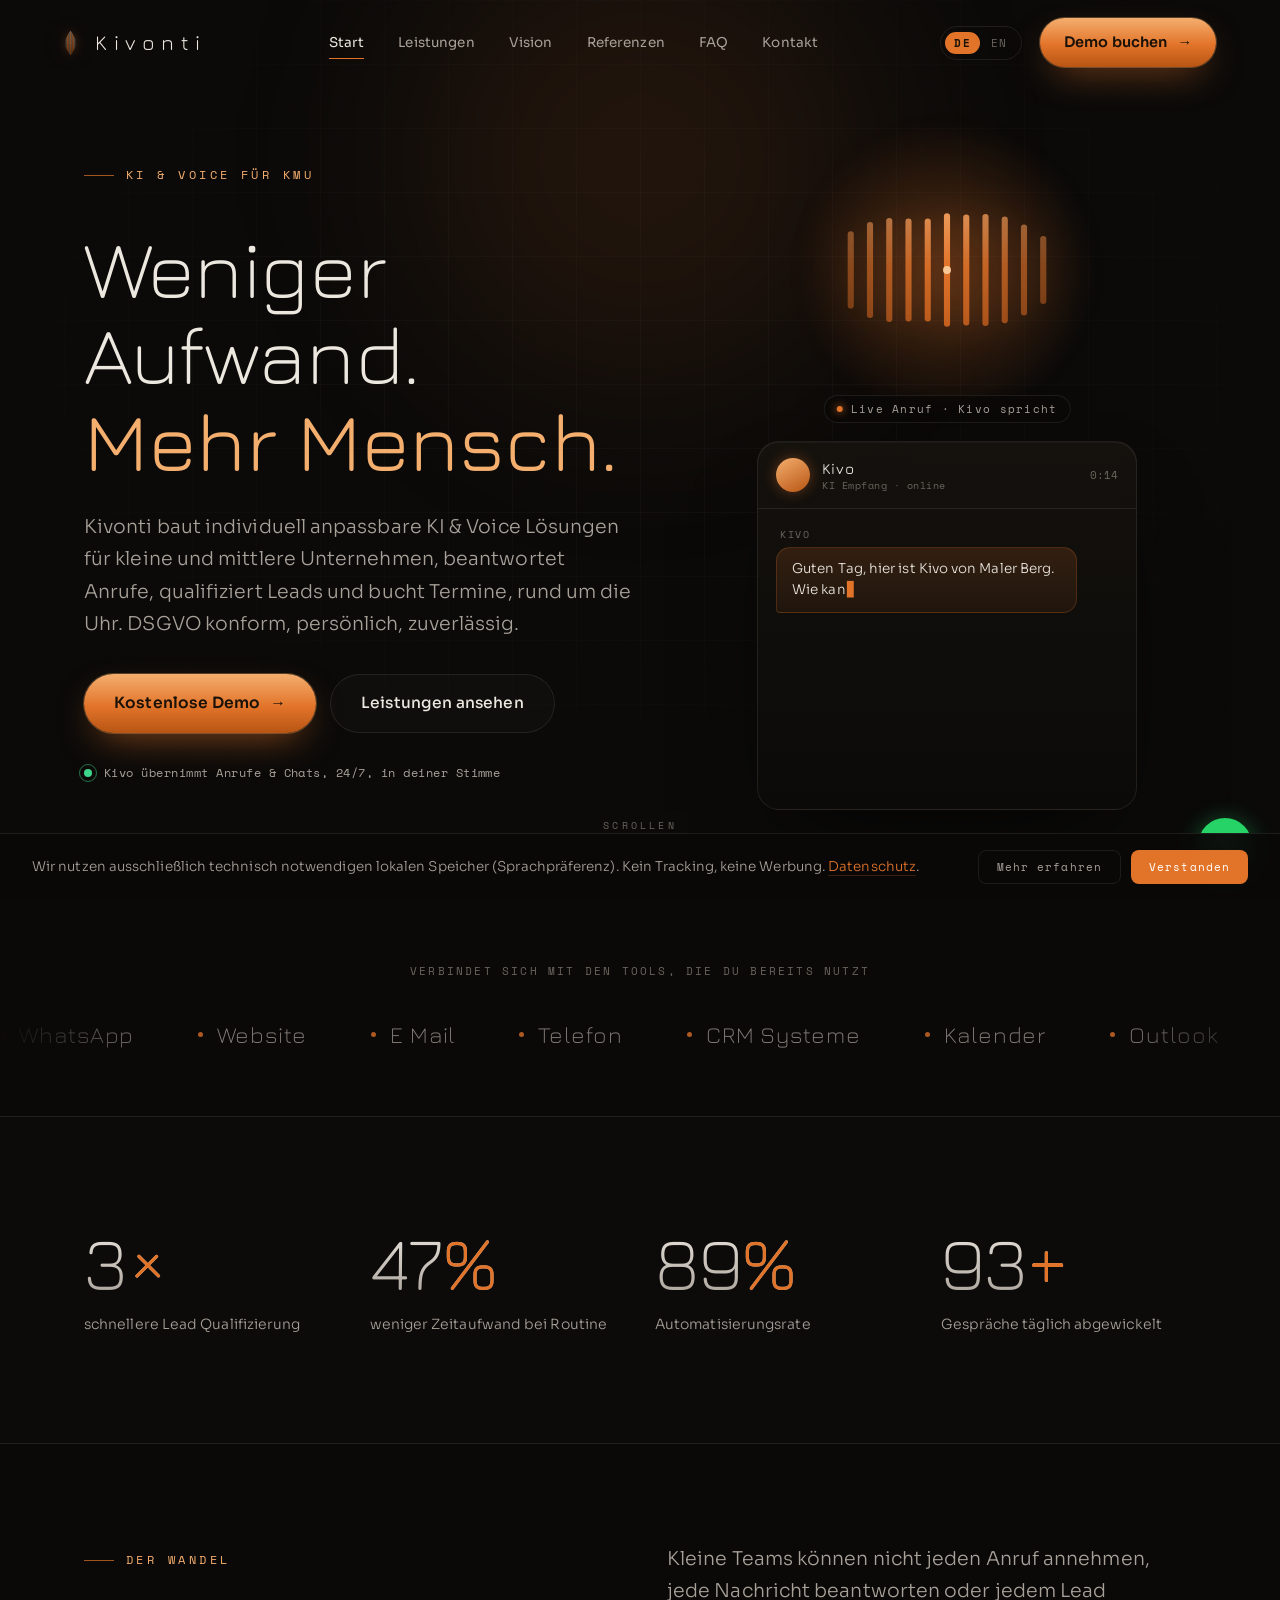
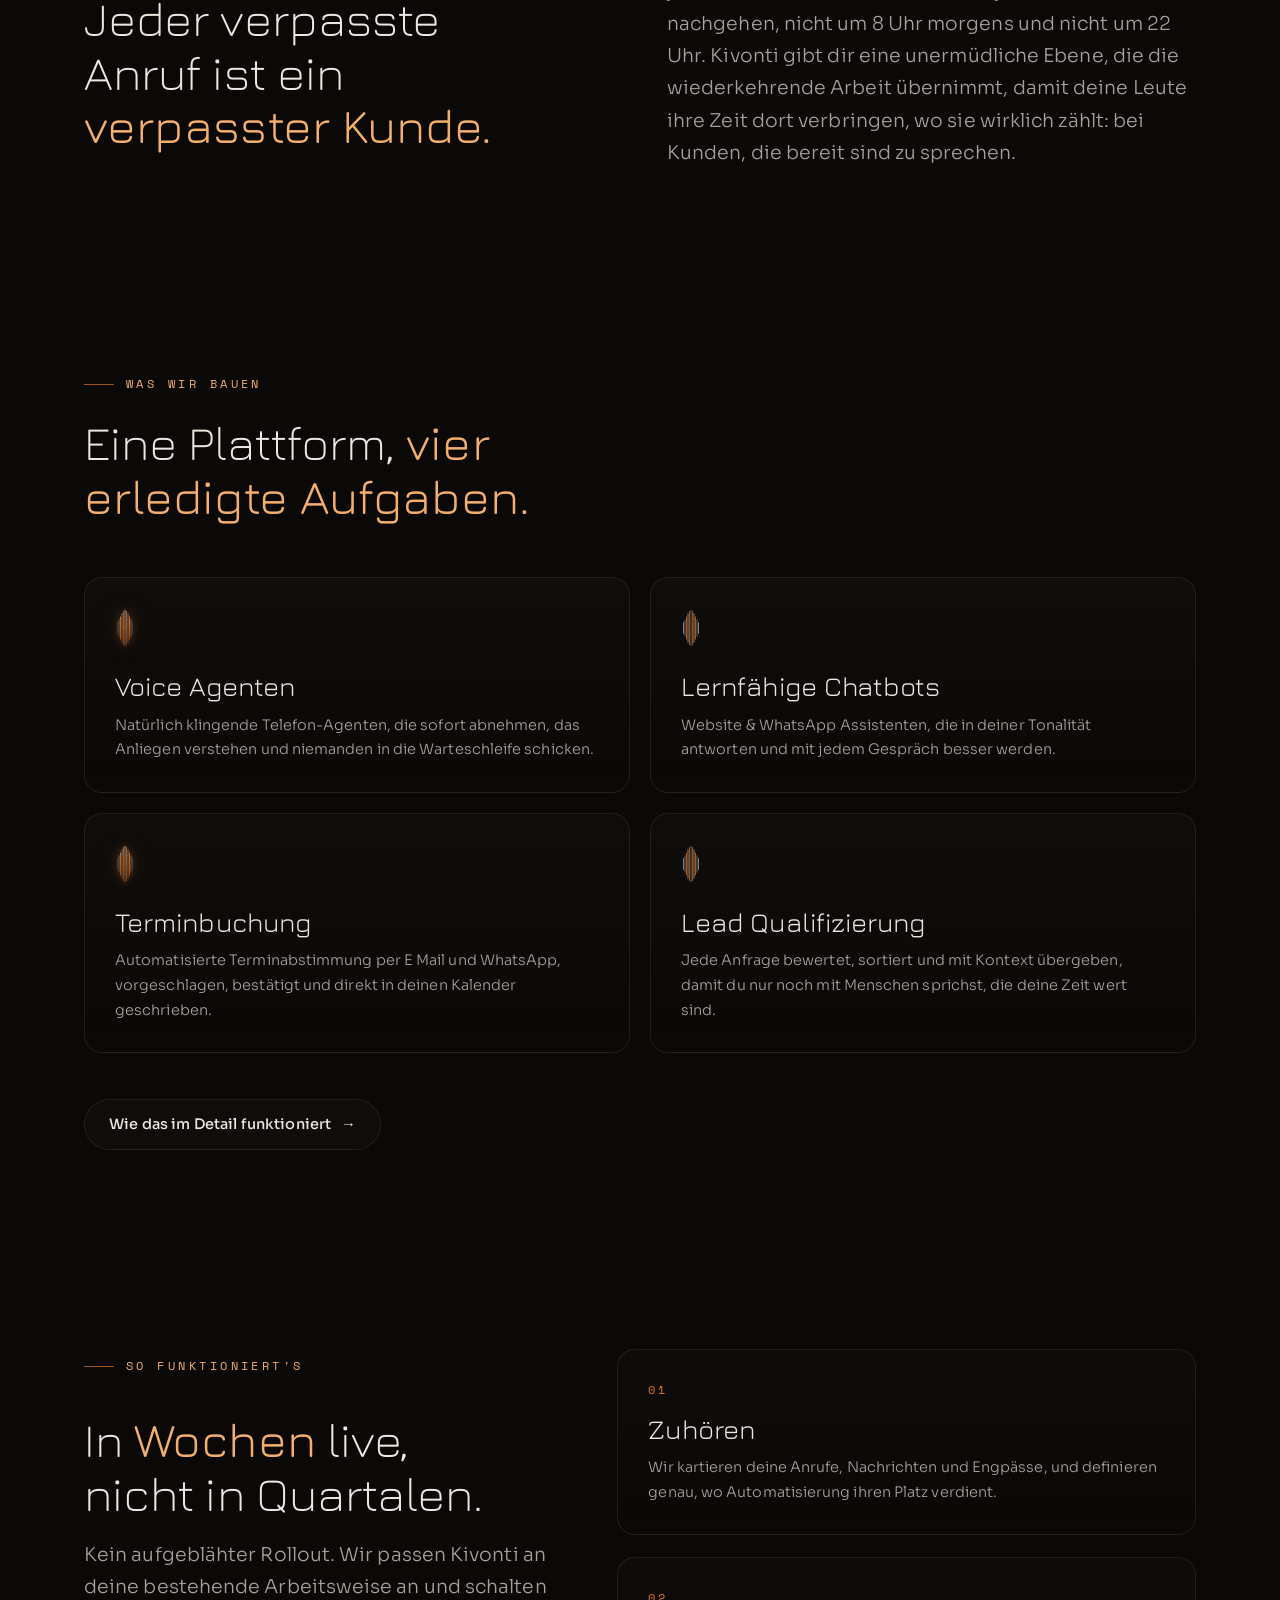
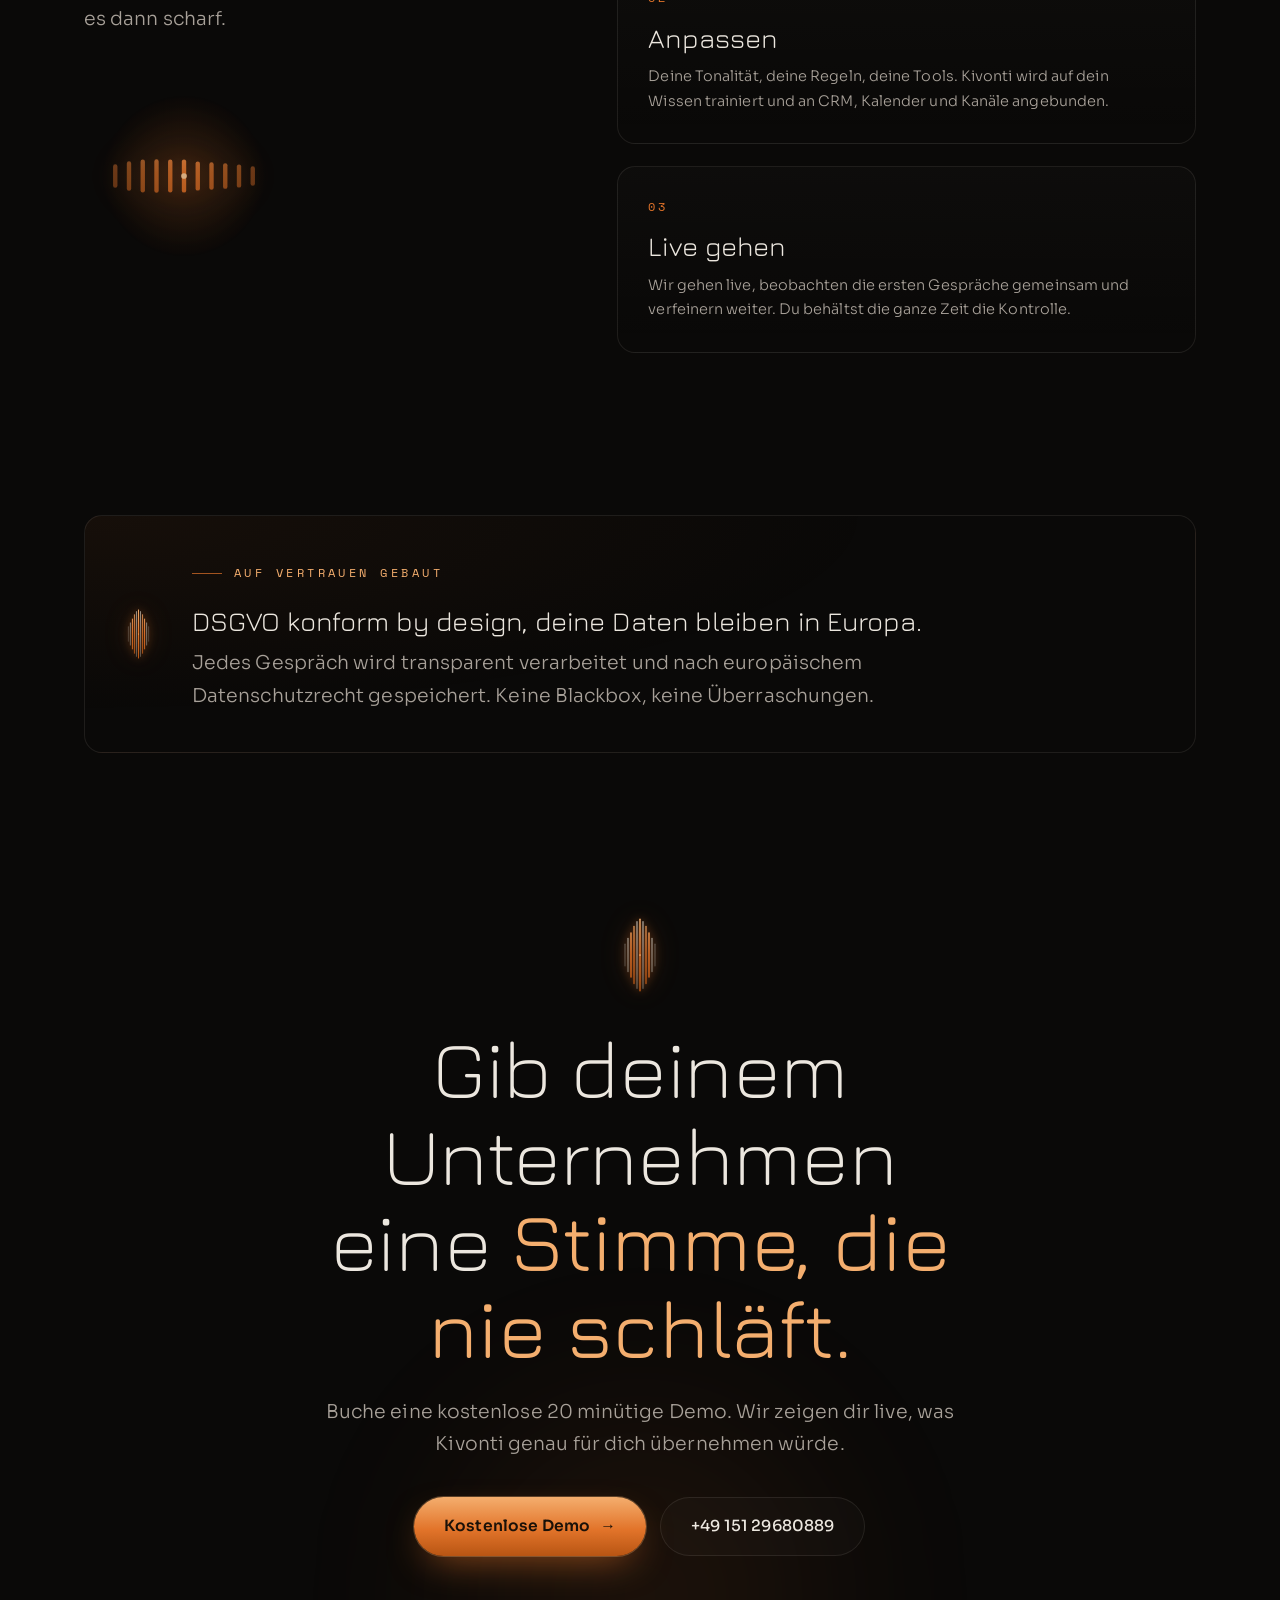
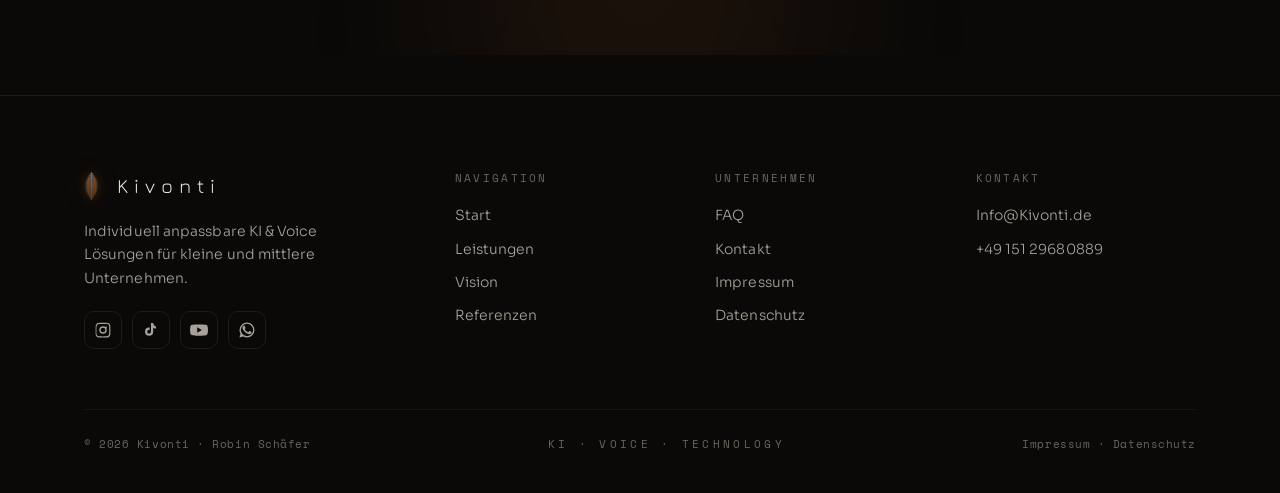
<file: index.html>
<!DOCTYPE html>
<html lang="de">
<head>
<meta charset="UTF-8">
<meta name="viewport" content="width=device-width, initial-scale=1.0">
<title>Kivonti, KI Lösungen für KMU · Weniger Aufwand. Mehr Mensch.</title>
<meta name="description" content="Kivonti baut individuell anpassbare KI und Voice Lösungen für kleine und mittlere Unternehmen, DSGVO konform, 24/7 erreichbar, persönlich. Mehr Leads, weniger Aufwand.">
<link rel="canonical" href="https://www.kivonti.de/">
<meta property="og:type" content="website">
<meta property="og:title" content="Kivonti, KI Lösungen für KMU">
<meta property="og:description" content="Individuell anpassbare KI und Voice Lösungen für KMU. DSGVO konform, 24/7 erreichbar, persönlich.">
<meta property="og:locale" content="de_DE">
<meta name="twitter:card" content="summary_large_image">
<link rel="preconnect" href="https://fonts.googleapis.com">
<link rel="preconnect" href="https://fonts.gstatic.com" crossorigin>
<link href="https://fonts.googleapis.com/css2?family=Jura:wght@300;400;500;600&family=Sora:wght@200;300;400;500;600&family=Space+Mono:wght@400;700&display=swap" rel="stylesheet">
<link rel="stylesheet" href="assets/kivonti.css">
<link rel="stylesheet" href="assets/pages.css">
<script type="application/ld+json">
{
  "@context":"https://schema.org",
  "@graph":[
    {"@type":"Organization","@id":"https://www.kivonti.de/#org","name":"Kivonti","url":"https://www.kivonti.de/","slogan":"Weniger Aufwand. Mehr Mensch.","description":"Individuell anpassbare KI und Voice Lösungen für kleine und mittlere Unternehmen.","email":"Info@Kivonti.de","telephone":"+49 151 29680889","areaServed":"DE","knowsLanguage":["de","en"]},
    {"@type":"WebSite","@id":"https://www.kivonti.de/#website","url":"https://www.kivonti.de/","name":"Kivonti","publisher":{"@id":"https://www.kivonti.de/#org"},"inLanguage":["de","en"]},
    {"@type":"Service","name":"KI & Voice Automatisierung für KMU","provider":{"@id":"https://www.kivonti.de/#org"},"serviceType":"KI Automatisierung","areaServed":"DE"}
  ]
}
</script>
</head>
<body data-page="home">
<div class="grain"></div>
<div class="spotlight"></div>

<div id="nav-mount" data-page="home"></div>

<main>
<!-- HERO -->
<header class="hero">
  <div class="aura aura-orange" style="width:680px;height:680px;top:-180px;left:50%;transform:translateX(-50%);opacity:.5"></div>
  <div class="gridlines"></div>
  <div class="wrap hero-grid">
    <div class="hero-copy">
      <div class="kicker reveal" data-en="AI &amp; Voice for SMEs">KI &amp; Voice für KMU</div>
      <h1 class="h-display reveal" data-d="1" data-en="Less effort.<br><b>More human.</b>">Weniger Aufwand.<br><b>Mehr Mensch.</b></h1>
      <p class="lead reveal" data-d="2" data-en="Kivonti builds individually tailored AI &amp; voice solutions for small and mid-sized businesses, answering calls, qualifying leads and booking appointments around the clock. GDPR compliant, personal, reliable.">Kivonti baut individuell anpassbare KI &amp; Voice Lösungen für kleine und mittlere Unternehmen, beantwortet Anrufe, qualifiziert Leads und bucht Termine, rund um die Uhr. DSGVO konform, persönlich, zuverlässig.</p>
      <div class="hero-cta reveal" data-d="3">
        <a href="kontakt.html" class="btn btn-primary btn-lg" data-magnetic="0.3" data-en='Book free demo <span class="ico">&#8594;</span>'>Kostenlose Demo <span class="ico">&#8594;</span></a>
        <a href="leistungen.html" class="btn btn-ghost btn-lg" data-en="Explore solutions">Leistungen ansehen</a>
      </div>
      <div class="hero-trust reveal" data-d="4">
        <div class="dot-live"></div>
        <span data-en="Kivo handles calls &amp; chats, 24/7, in your voice">Kivo übernimmt Anrufe &amp; Chats, 24/7, in deiner Stimme</span>
      </div>
    </div>

    <div class="hero-demo reveal" data-d="2">
      <div class="orb-wrap">
        <div class="orb" id="heroOrb" aria-hidden="true"></div>
        <div class="orb-status">
          <span class="orb-pulse"></span>
          <span data-en="Live call &middot; Kivo speaking">Live Anruf &middot; Kivo spricht</span>
        </div>
      </div>
      <div class="phone">
        <div class="phone-head">
          <span class="phone-dot"></span>
          <div class="phone-meta">
            <strong>Kivo</strong>
            <span data-en="AI receptionist &middot; online">KI Empfang &middot; online</span>
          </div>
          <span class="phone-time">0:14</span>
        </div>
        <div class="demo-log" id="demoLog"></div>
      </div>
    </div>
  </div>
  <div class="scrollcue" aria-hidden="true"><span data-en="Scroll">Scrollen</span></div>
</header>

<!-- MARQUEE -->
<section class="section tight marq-sec" aria-label="Integrationen">
  <div class="wrap">
    <p class="marq-label reveal" data-en="Connects to the tools you already use">Verbindet sich mit den Tools, die du bereits nutzt</p>
  </div>
  <div class="marquee" aria-hidden="true">
    <div class="marquee-row" id="marqRow"></div>
  </div>
</section>
<!-- STATS -->
<section class="section stats-sec">
  <div class="wrap">
    <div class="stats-grid">
      <div class="stat reveal">
        <div class="num"><span data-count="3" data-dec="0">3</span><span class="u">&times;</span></div>
        <div class="lbl" data-en="faster lead qualification">schnellere Lead Qualifizierung</div>
      </div>
      <div class="stat reveal" data-d="1">
        <div class="num"><span data-count="50" data-dec="0">50</span><span class="u">%</span></div>
        <div class="lbl" data-en="less time spent on routine">weniger Zeitaufwand bei Routine</div>
      </div>
      <div class="stat reveal" data-d="2">
        <div class="num"><span data-count="95" data-dec="0">95</span><span class="u">%</span></div>
        <div class="lbl" data-en="automation rate">Automatisierungsrate</div>
      </div>
      <div class="stat reveal" data-d="3">
        <div class="num"><span data-count="100" data-dec="0">100</span><span class="u">+</span></div>
        <div class="lbl" data-en="conversations handled daily">Gespräche täglich abgewickelt</div>
      </div>
    </div>
  </div>
</section>

<!-- PROBLEM -->
<section class="section">
  <div class="wrap two-col">
    <div class="reveal">
      <div class="kicker" data-en="The shift">Der Wandel</div>
      <h2 class="h2" data-en="Every missed call is a<br><b>missed customer.</b>">Jeder verpasste Anruf ist ein<br><b>verpasster Kunde.</b></h2>
    </div>
    <div class="reveal" data-d="1">
      <p class="lead" data-en="Small teams can't pick up every call, reply to every message or follow up on every lead, not at 8am, not at 10pm. Kivonti gives you a tireless layer that handles the repeatable work, so your people spend their time where it actually counts: with customers who are ready to talk.">Kleine Teams können nicht jeden Anruf annehmen, jede Nachricht beantworten oder jedem Lead nachgehen, nicht um 8 Uhr morgens und nicht um 22 Uhr. Kivonti gibt dir eine unermüdliche Ebene, die die wiederkehrende Arbeit übernimmt, damit deine Leute ihre Zeit dort verbringen, wo sie wirklich zählt: bei Kunden, die bereit sind zu sprechen.</p>
    </div>
  </div>
</section>
<!-- SOLUTIONS -->
<section class="section" id="loesungen">
  <div class="wrap">
    <div class="sec-head reveal">
      <div class="kicker" data-en="What we build">Was wir bauen</div>
      <h2 class="h2" data-en="One platform, <b>four jobs done.</b>">Eine Plattform, <b>vier erledigte Aufgaben.</b></h2>
    </div>
    <div class="cards-grid">
      <article class="card reveal">
        <div class="card-spot"></div>
        <div class="ic"><span data-mark="40" data-glow="1"></span></div>
        <h3 class="h3" data-en="Voice agents">Voice Agenten</h3>
        <p data-en="Natural-sounding phone agents that answer instantly, understand intent and never put a caller on hold.">Natürlich klingende Telefon-Agenten, die sofort abnehmen, das Anliegen verstehen und niemanden in die Warteschleife schicken.</p>
      </article>
      <article class="card reveal" data-d="1">
        <div class="card-spot"></div>
        <div class="ic"><span data-mark="40" data-variant="brandlight"></span></div>
        <h3 class="h3" data-en="Learning chatbots">Lernfähige Chatbots</h3>
        <p data-en="Website &amp; WhatsApp assistants that answer in your tone of voice and get sharper with every conversation.">Website &amp; WhatsApp Assistenten, die in deiner Tonalität antworten und mit jedem Gespräch besser werden.</p>
      </article>
      <article class="card reveal" data-d="2">
        <div class="card-spot"></div>
        <div class="ic"><span data-mark="40" data-glow="1"></span></div>
        <h3 class="h3" data-en="Appointment booking">Terminbuchung</h3>
        <p data-en="Automated scheduling via email and WhatsApp, proposed, confirmed and written straight into your calendar.">Automatisierte Terminabstimmung per E Mail und WhatsApp, vorgeschlagen, bestätigt und direkt in deinen Kalender geschrieben.</p>
      </article>
      <article class="card reveal" data-d="3">
        <div class="card-spot"></div>
        <div class="ic"><span data-mark="40" data-variant="brandlight"></span></div>
        <h3 class="h3" data-en="Lead qualification">Lead Qualifizierung</h3>
        <p data-en="Every enquiry scored, sorted and handed over with context, so you only ever talk to people worth your time.">Jede Anfrage bewertet, sortiert und mit Kontext übergeben, damit du nur noch mit Menschen sprichst, die deine Zeit wert sind.</p>
      </article>
    </div>
    <div class="sec-foot reveal">
      <a href="leistungen.html" class="btn btn-ghost" data-en='See how each one works <span class="ico">&#8594;</span>'>Wie das im Detail funktioniert <span class="ico">&#8594;</span></a>
    </div>
  </div>
</section>
<!-- HOW IT WORKS -->
<section class="section how-sec">
  <div class="wrap how-grid">
    <div class="how-sticky">
      <div class="kicker" data-en="How it works">So funktioniert's</div>
      <h2 class="h2" data-en="Live in <b>weeks,</b><br>not quarters.">In <b>Wochen</b> live,<br>nicht in Quartalen.</h2>
      <p class="lead" data-en="No bloated rollout. We tailor Kivonti to how you already work, then switch it on.">Kein aufgeblähter Rollout. Wir passen Kivonti an deine bestehende Arbeitsweise an und schalten es dann scharf.</p>
      <div class="how-orb" id="howOrb" aria-hidden="true"></div>
    </div>
    <div class="how-steps">
      <div class="how-step reveal">
        <div class="how-n">01</div>
        <h3 class="h3" data-en="Listen">Zuhören</h3>
        <p data-en="We map your calls, messages and bottlenecks, and define exactly where automation earns its place.">Wir kartieren deine Anrufe, Nachrichten und Engpässe, und definieren genau, wo Automatisierung ihren Platz verdient.</p>
      </div>
      <div class="how-step reveal">
        <div class="how-n">02</div>
        <h3 class="h3" data-en="Tailor">Anpassen</h3>
        <p data-en="Your tone, your rules, your tools. Kivonti is trained on your knowledge and connected to your CRM, calendar and channels.">Deine Tonalität, deine Regeln, deine Tools. Kivonti wird auf dein Wissen trainiert und an CRM, Kalender und Kanäle angebunden.</p>
      </div>
      <div class="how-step reveal">
        <div class="how-n">03</div>
        <h3 class="h3" data-en="Go live">Live gehen</h3>
        <p data-en="We launch, watch the first conversations together and keep refining. You stay in control the whole way.">Wir gehen live, beobachten die ersten Gespräche gemeinsam und verfeinern weiter. Du behältst die ganze Zeit die Kontrolle.</p>
      </div>
    </div>
  </div>
</section>

<!-- DSGVO -->
<section class="section tight">
  <div class="wrap">
    <div class="dsgvo reveal">
      <div class="dsgvo-mark"><span data-mark="54" data-glow="1"></span></div>
      <div>
        <div class="kicker" data-en="Built for trust">Auf Vertrauen gebaut</div>
        <h3 class="h3" data-en="GDPR compliant by design, your data stays in Europe.">DSGVO konform by design, deine Daten bleiben in Europa.</h3>
        <p class="lead" style="margin-top:10px" data-en="Every conversation is processed transparently and stored according to European data protection law. No black box, no surprises.">Jedes Gespräch wird transparent verarbeitet und nach europäischem Datenschutzrecht gespeichert. Keine Blackbox, keine Überraschungen.</p>
      </div>
    </div>
  </div>
</section>

<!-- CTA -->
<section class="section cta-sec">
  <div class="aura aura-orange" style="width:560px;height:560px;bottom:-220px;left:50%;transform:translateX(-50%);opacity:.4"></div>
  <div class="wrap cta-inner reveal">
    <div class="cta-mark"><span data-mark="80" data-glow="1" data-animate="1"></span></div>
    <h2 class="h-display" data-en="Let's give your business<br>a <b>voice that never sleeps.</b>">Gib deinem Unternehmen<br>eine <b>Stimme, die nie schläft.</b></h2>
    <p class="lead" style="margin:0 auto" data-en="Book a free 20-minute demo. We'll show you exactly what Kivonti would handle for you, live.">Buche eine kostenlose 20 minütige Demo. Wir zeigen dir live, was Kivonti genau für dich übernehmen würde.</p>
    <div class="hero-cta" style="justify-content:center">
      <a href="kontakt.html" class="btn btn-primary btn-lg" data-magnetic="0.3" data-en='Book free demo <span class="ico">&#8594;</span>'>Kostenlose Demo <span class="ico">&#8594;</span></a>
      <a href="tel:+4915129680889" class="btn btn-ghost btn-lg">+49 151 29680889</a>
    </div>
  </div>
</section>
</main>

<div id="foot-mount"></div>

<script src="assets/partials.js"></script>
<script src="assets/marks.js"></script>
<script src="assets/site.js"></script>
<script src="assets/home.js"></script>
</body>
</html>
</file>
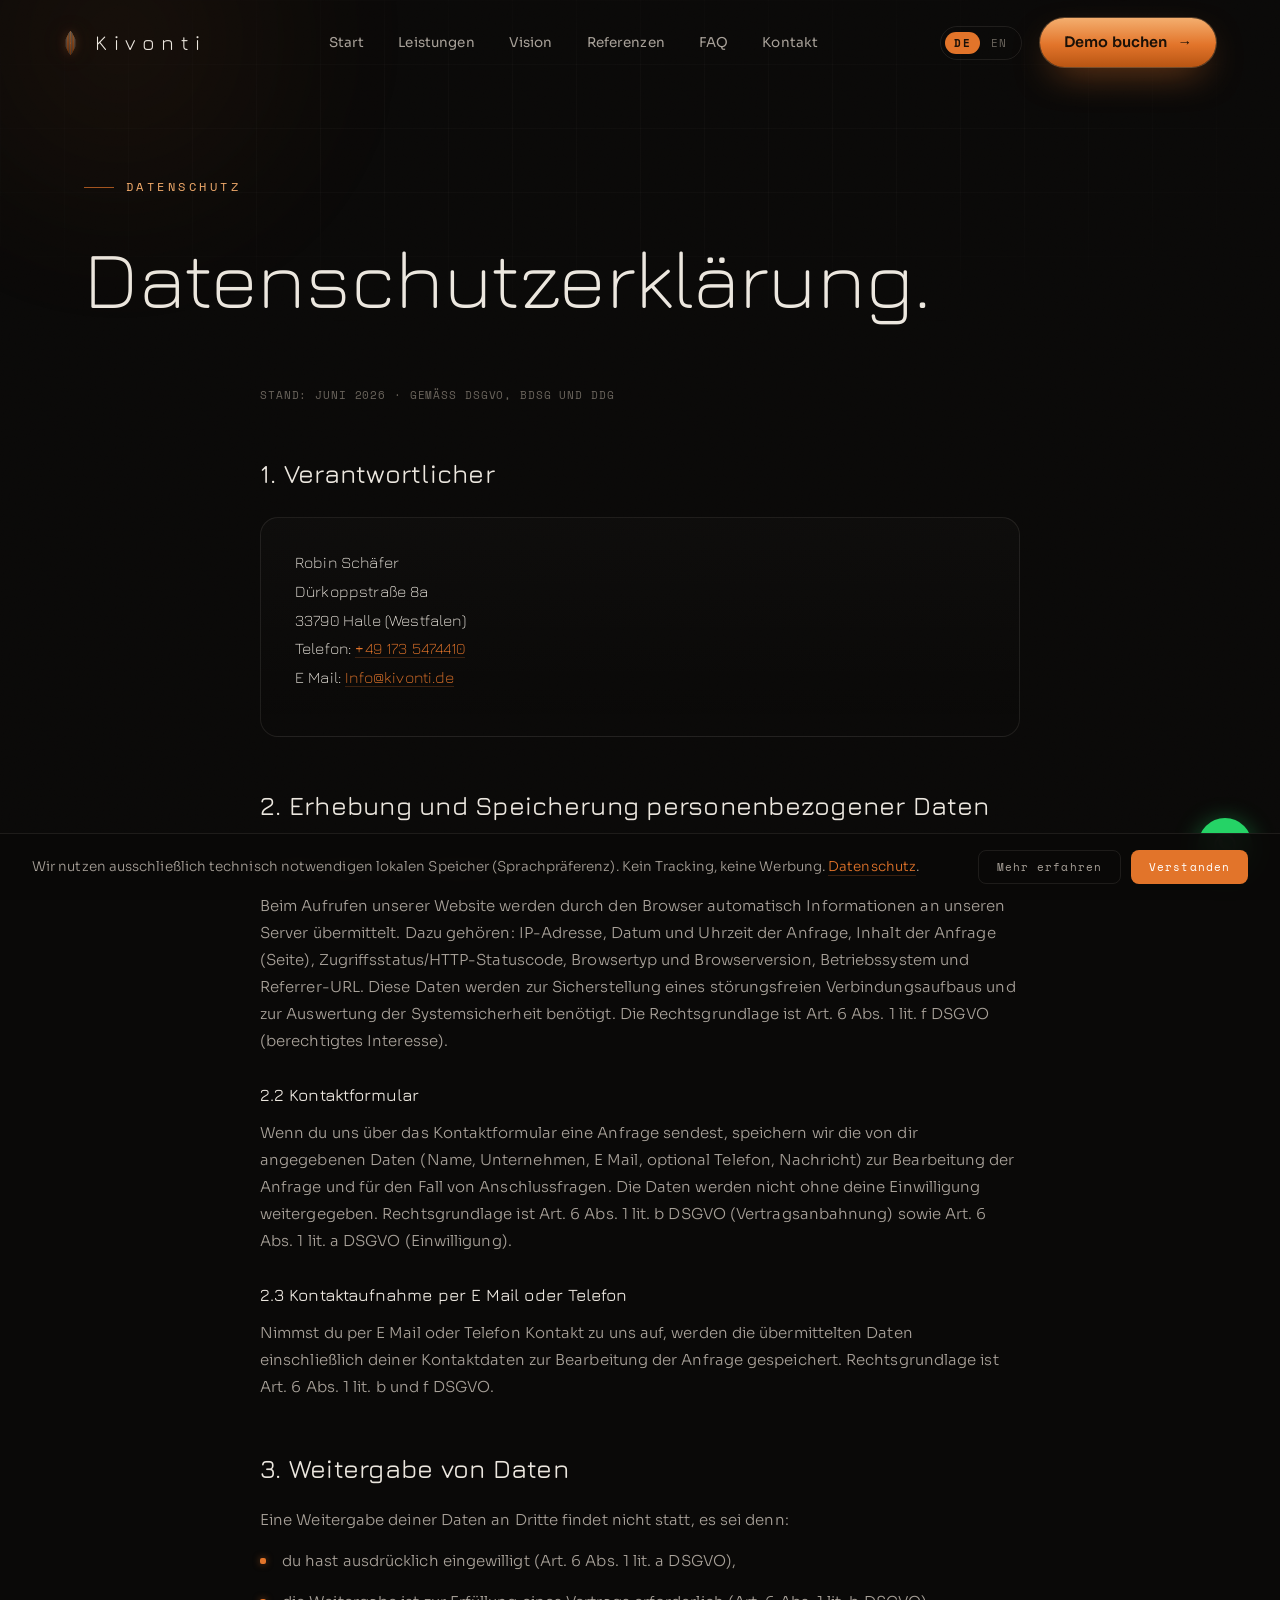
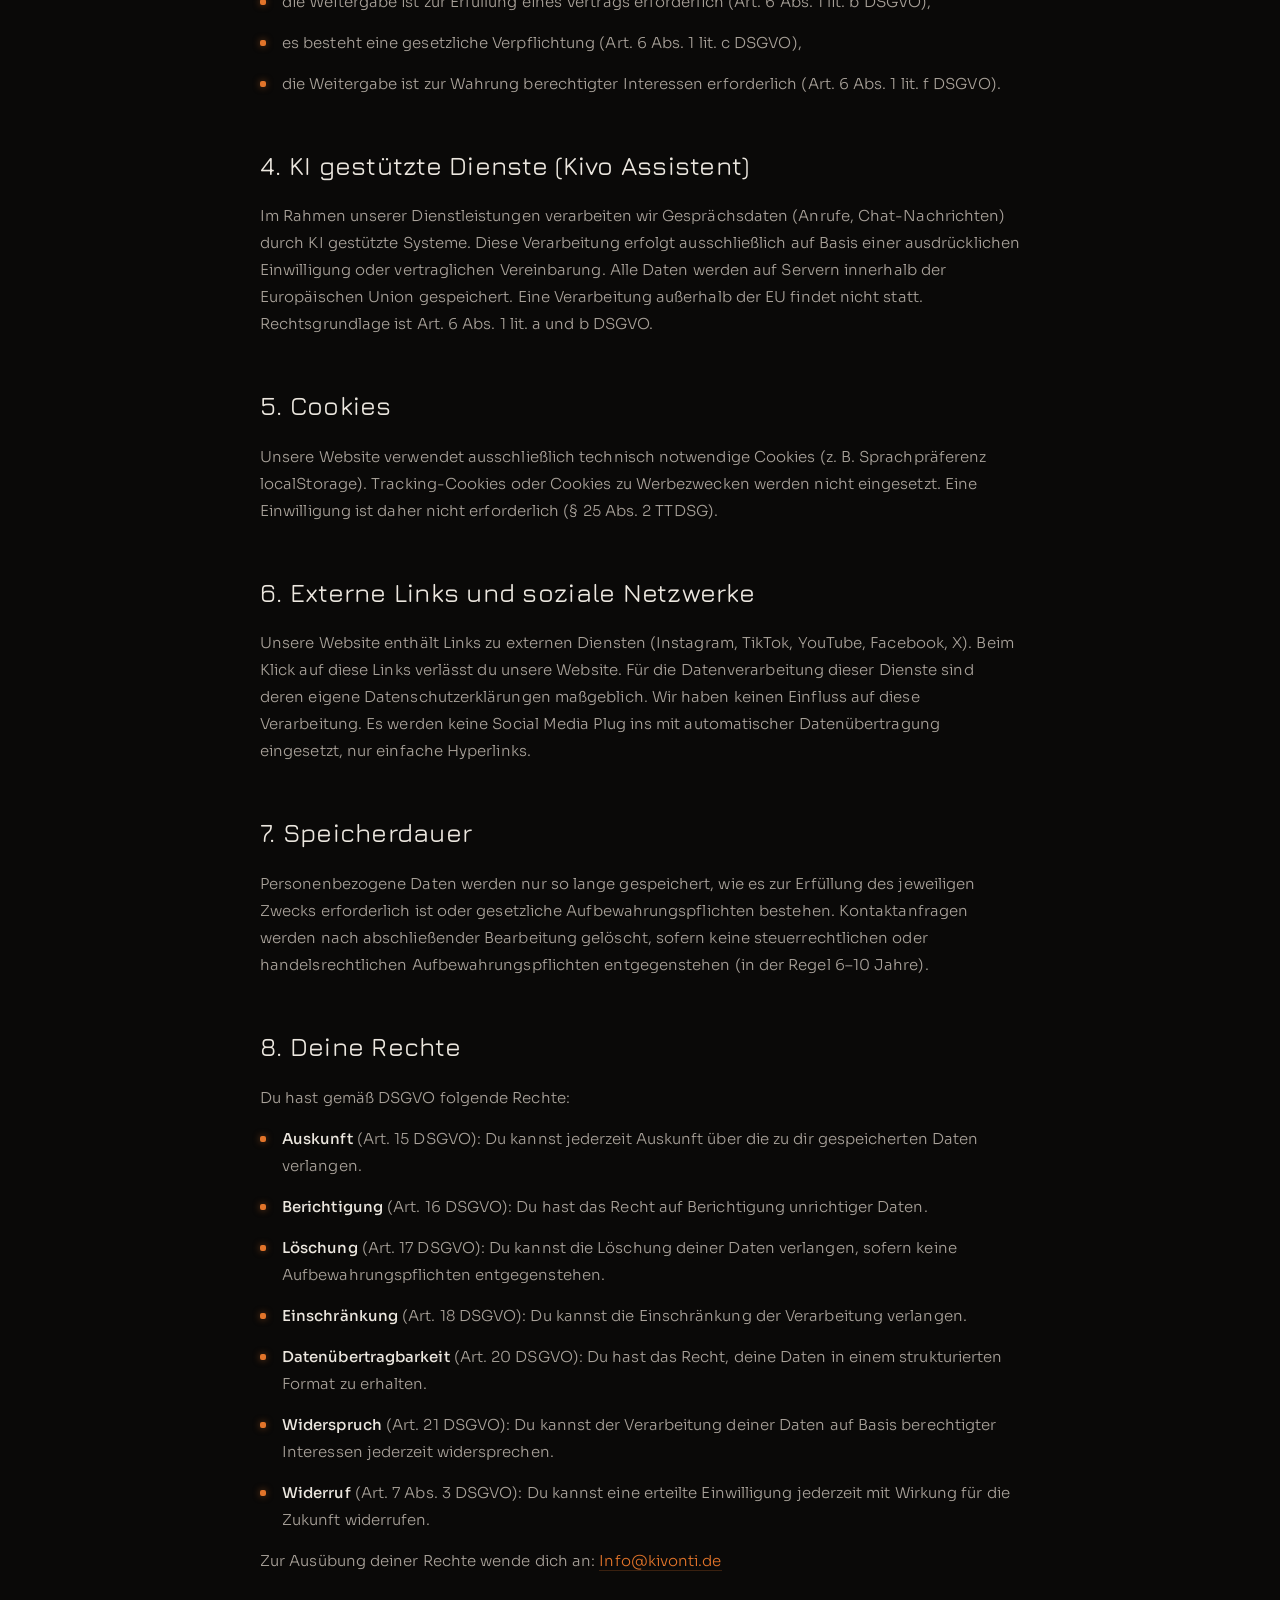
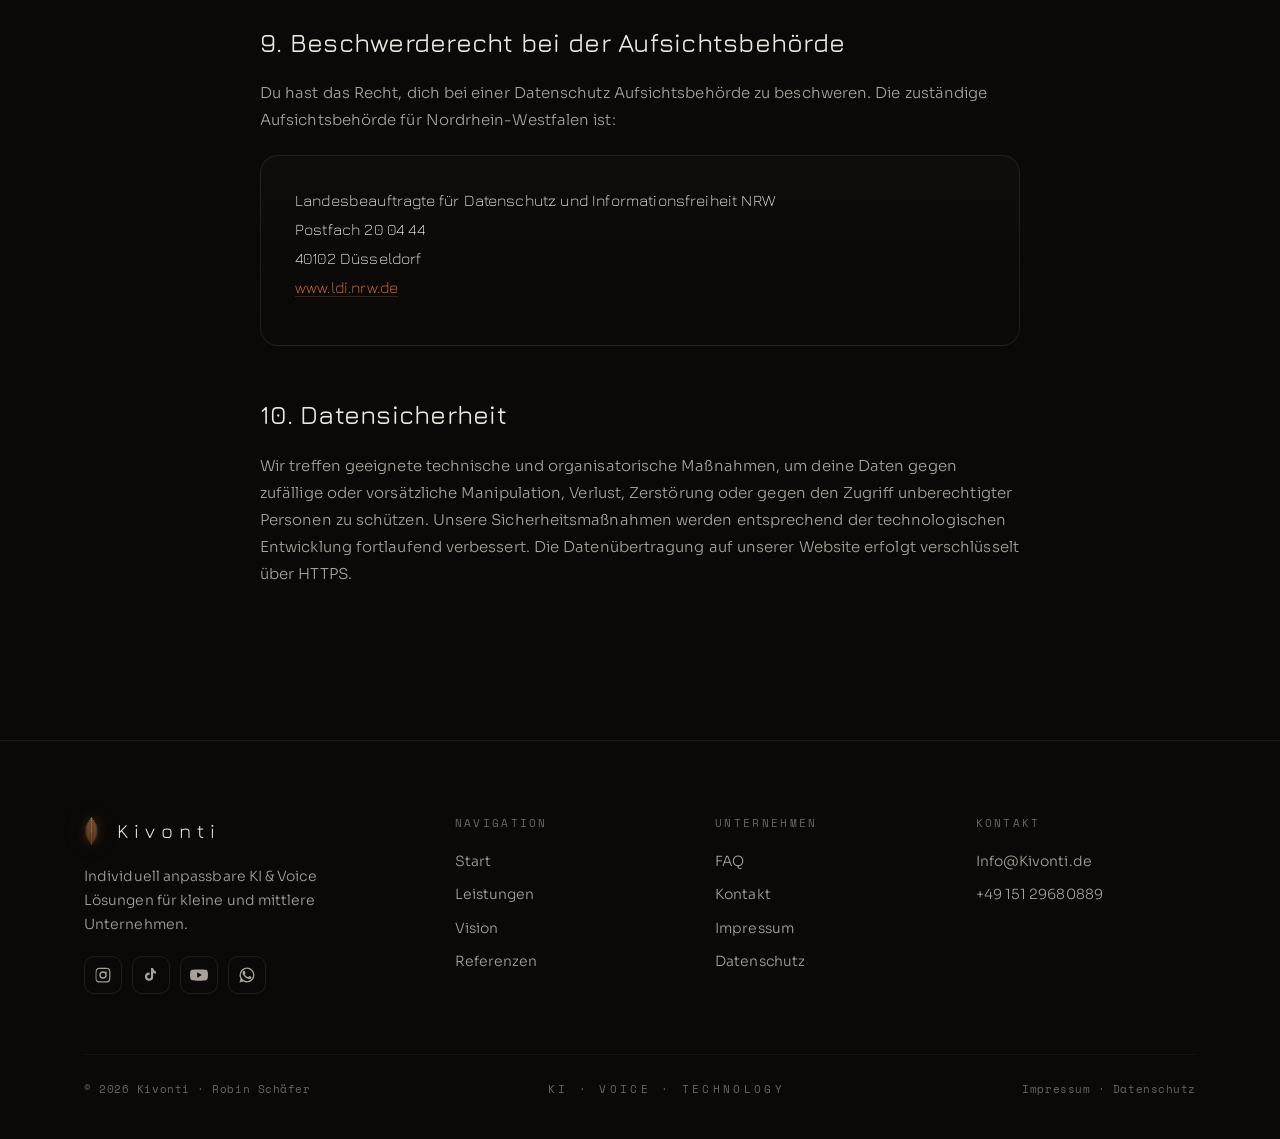
<file: datenschutz.html>
<!DOCTYPE html>
<html lang="de">
<head>
<meta charset="UTF-8">
<meta name="viewport" content="width=device-width, initial-scale=1.0">
<title>Datenschutz, Kivonti</title>
<meta name="description" content="Datenschutzerklärung von Kivonti, DSGVO konform. Informationen zur Verarbeitung personenbezogener Daten.">
<meta name="robots" content="index,follow">
<link rel="canonical" href="https://www.kivonti.de/datenschutz.html">
<link rel="preconnect" href="https://fonts.googleapis.com">
<link rel="preconnect" href="https://fonts.gstatic.com" crossorigin>
<link href="https://fonts.googleapis.com/css2?family=Jura:wght@300;400;500;600&family=Sora:wght@200;300;400;500;600&family=Space+Mono:wght@400;700&display=swap" rel="stylesheet">
<link rel="stylesheet" href="assets/kivonti.css">
<link rel="stylesheet" href="assets/pages.css">
</head>
<body data-page="datenschutz">
<div class="grain"></div>
<div class="spotlight"></div>
<div id="nav-mount"></div>

<main>
<header class="page-hero" style="padding-bottom:20px">
  <div class="aura aura-orange" style="width:480px;height:480px;top:-200px;left:-120px;opacity:.3"></div>
  <div class="gridlines"></div>
  <div class="wrap">
    <div class="kicker reveal">Datenschutz</div>
    <h1 class="h-display reveal" data-d="1">Datenschutzerklärung.</h1>
  </div>
</header>

<section class="section" style="padding-top:20px">
  <div class="wrap">
    <div class="legal reveal">
      <p class="meta">Stand: Juni 2026 · Gemäß DSGVO, BDSG und DDG</p>

      <h2>1. Verantwortlicher</h2>
      <div class="legal-card">
        <p class="addr">
          Robin Schäfer<br>
          Dürkoppstraße 8a<br>
          33790 Halle (Westfalen)<br>
          Telefon: <a href="tel:+4917354744 10">+49 173 5474410</a><br>
          E Mail: <a href="mailto:Info@kivonti.de">Info@kivonti.de</a>
        </p>
      </div>

      <h2>2. Erhebung und Speicherung personenbezogener Daten</h2>
      <h3>2.1 Beim Besuch der Website</h3>
      <p>Beim Aufrufen unserer Website werden durch den Browser automatisch Informationen an unseren Server übermittelt. Dazu gehören: IP-Adresse, Datum und Uhrzeit der Anfrage, Inhalt der Anfrage (Seite), Zugriffsstatus/HTTP-Statuscode, Browsertyp und Browserversion, Betriebssystem und Referrer-URL. Diese Daten werden zur Sicherstellung eines störungsfreien Verbindungsaufbaus und zur Auswertung der Systemsicherheit benötigt. Die Rechtsgrundlage ist Art. 6 Abs. 1 lit. f DSGVO (berechtigtes Interesse).</p>

      <h3>2.2 Kontaktformular</h3>
      <p>Wenn du uns über das Kontaktformular eine Anfrage sendest, speichern wir die von dir angegebenen Daten (Name, Unternehmen, E Mail, optional Telefon, Nachricht) zur Bearbeitung der Anfrage und für den Fall von Anschlussfragen. Die Daten werden nicht ohne deine Einwilligung weitergegeben. Rechtsgrundlage ist Art. 6 Abs. 1 lit. b DSGVO (Vertragsanbahnung) sowie Art. 6 Abs. 1 lit. a DSGVO (Einwilligung).</p>

      <h3>2.3 Kontaktaufnahme per E Mail oder Telefon</h3>
      <p>Nimmst du per E Mail oder Telefon Kontakt zu uns auf, werden die übermittelten Daten einschließlich deiner Kontaktdaten zur Bearbeitung der Anfrage gespeichert. Rechtsgrundlage ist Art. 6 Abs. 1 lit. b und f DSGVO.</p>

      <h2>3. Weitergabe von Daten</h2>
      <p>Eine Weitergabe deiner Daten an Dritte findet nicht statt, es sei denn:</p>
      <ul>
        <li>du hast ausdrücklich eingewilligt (Art. 6 Abs. 1 lit. a DSGVO),</li>
        <li>die Weitergabe ist zur Erfüllung eines Vertrags erforderlich (Art. 6 Abs. 1 lit. b DSGVO),</li>
        <li>es besteht eine gesetzliche Verpflichtung (Art. 6 Abs. 1 lit. c DSGVO),</li>
        <li>die Weitergabe ist zur Wahrung berechtigter Interessen erforderlich (Art. 6 Abs. 1 lit. f DSGVO).</li>
      </ul>

      <h2>4. KI gestützte Dienste (Kivo Assistent)</h2>
      <p>Im Rahmen unserer Dienstleistungen verarbeiten wir Gesprächsdaten (Anrufe, Chat-Nachrichten) durch KI gestützte Systeme. Diese Verarbeitung erfolgt ausschließlich auf Basis einer ausdrücklichen Einwilligung oder vertraglichen Vereinbarung. Alle Daten werden auf Servern innerhalb der Europäischen Union gespeichert. Eine Verarbeitung außerhalb der EU findet nicht statt. Rechtsgrundlage ist Art. 6 Abs. 1 lit. a und b DSGVO.</p>

      <h2 id="cookies">5. Cookies</h2>
      <p>Unsere Website verwendet ausschließlich technisch notwendige Cookies (z. B. Sprachpräferenz localStorage). Tracking-Cookies oder Cookies zu Werbezwecken werden nicht eingesetzt. Eine Einwilligung ist daher nicht erforderlich (§ 25 Abs. 2 TTDSG).</p>

      <h2>6. Externe Links und soziale Netzwerke</h2>
      <p>Unsere Website enthält Links zu externen Diensten (Instagram, TikTok, YouTube, Facebook, X). Beim Klick auf diese Links verlässt du unsere Website. Für die Datenverarbeitung dieser Dienste sind deren eigene Datenschutzerklärungen maßgeblich. Wir haben keinen Einfluss auf diese Verarbeitung. Es werden keine Social Media Plug ins mit automatischer Datenübertragung eingesetzt, nur einfache Hyperlinks.</p>

      <h2>7. Speicherdauer</h2>
      <p>Personenbezogene Daten werden nur so lange gespeichert, wie es zur Erfüllung des jeweiligen Zwecks erforderlich ist oder gesetzliche Aufbewahrungspflichten bestehen. Kontaktanfragen werden nach abschließender Bearbeitung gelöscht, sofern keine steuerrechtlichen oder handelsrechtlichen Aufbewahrungspflichten entgegenstehen (in der Regel 6–10 Jahre).</p>

      <h2>8. Deine Rechte</h2>
      <p>Du hast gemäß DSGVO folgende Rechte:</p>
      <ul>
        <li><strong>Auskunft</strong> (Art. 15 DSGVO): Du kannst jederzeit Auskunft über die zu dir gespeicherten Daten verlangen.</li>
        <li><strong>Berichtigung</strong> (Art. 16 DSGVO): Du hast das Recht auf Berichtigung unrichtiger Daten.</li>
        <li><strong>Löschung</strong> (Art. 17 DSGVO): Du kannst die Löschung deiner Daten verlangen, sofern keine Aufbewahrungspflichten entgegenstehen.</li>
        <li><strong>Einschränkung</strong> (Art. 18 DSGVO): Du kannst die Einschränkung der Verarbeitung verlangen.</li>
        <li><strong>Datenübertragbarkeit</strong> (Art. 20 DSGVO): Du hast das Recht, deine Daten in einem strukturierten Format zu erhalten.</li>
        <li><strong>Widerspruch</strong> (Art. 21 DSGVO): Du kannst der Verarbeitung deiner Daten auf Basis berechtigter Interessen jederzeit widersprechen.</li>
        <li><strong>Widerruf</strong> (Art. 7 Abs. 3 DSGVO): Du kannst eine erteilte Einwilligung jederzeit mit Wirkung für die Zukunft widerrufen.</li>
      </ul>
      <p>Zur Ausübung deiner Rechte wende dich an: <a href="mailto:Info@kivonti.de">Info@kivonti.de</a></p>

      <h2>9. Beschwerderecht bei der Aufsichtsbehörde</h2>
      <p>Du hast das Recht, dich bei einer Datenschutz Aufsichtsbehörde zu beschweren. Die zuständige Aufsichtsbehörde für Nordrhein-Westfalen ist:</p>
      <div class="legal-card">
        <p class="addr">
          Landesbeauftragte für Datenschutz und Informationsfreiheit NRW<br>
          Postfach 20 04 44<br>
          40102 Düsseldorf<br>
          <a href="https://www.ldi.nrw.de" target="_blank" rel="noopener">www.ldi.nrw.de</a>
        </p>
      </div>

      <h2>10. Datensicherheit</h2>
      <p>Wir treffen geeignete technische und organisatorische Maßnahmen, um deine Daten gegen zufällige oder vorsätzliche Manipulation, Verlust, Zerstörung oder gegen den Zugriff unberechtigter Personen zu schützen. Unsere Sicherheitsmaßnahmen werden entsprechend der technologischen Entwicklung fortlaufend verbessert. Die Datenübertragung auf unserer Website erfolgt verschlüsselt über HTTPS.</p>


    </div>
  </div>
</section>
</main>

<div id="foot-mount"></div>
<script src="assets/partials.js"></script>
<script src="assets/marks.js"></script>
<script src="assets/site.js"></script>
</body>
</html>
</file>
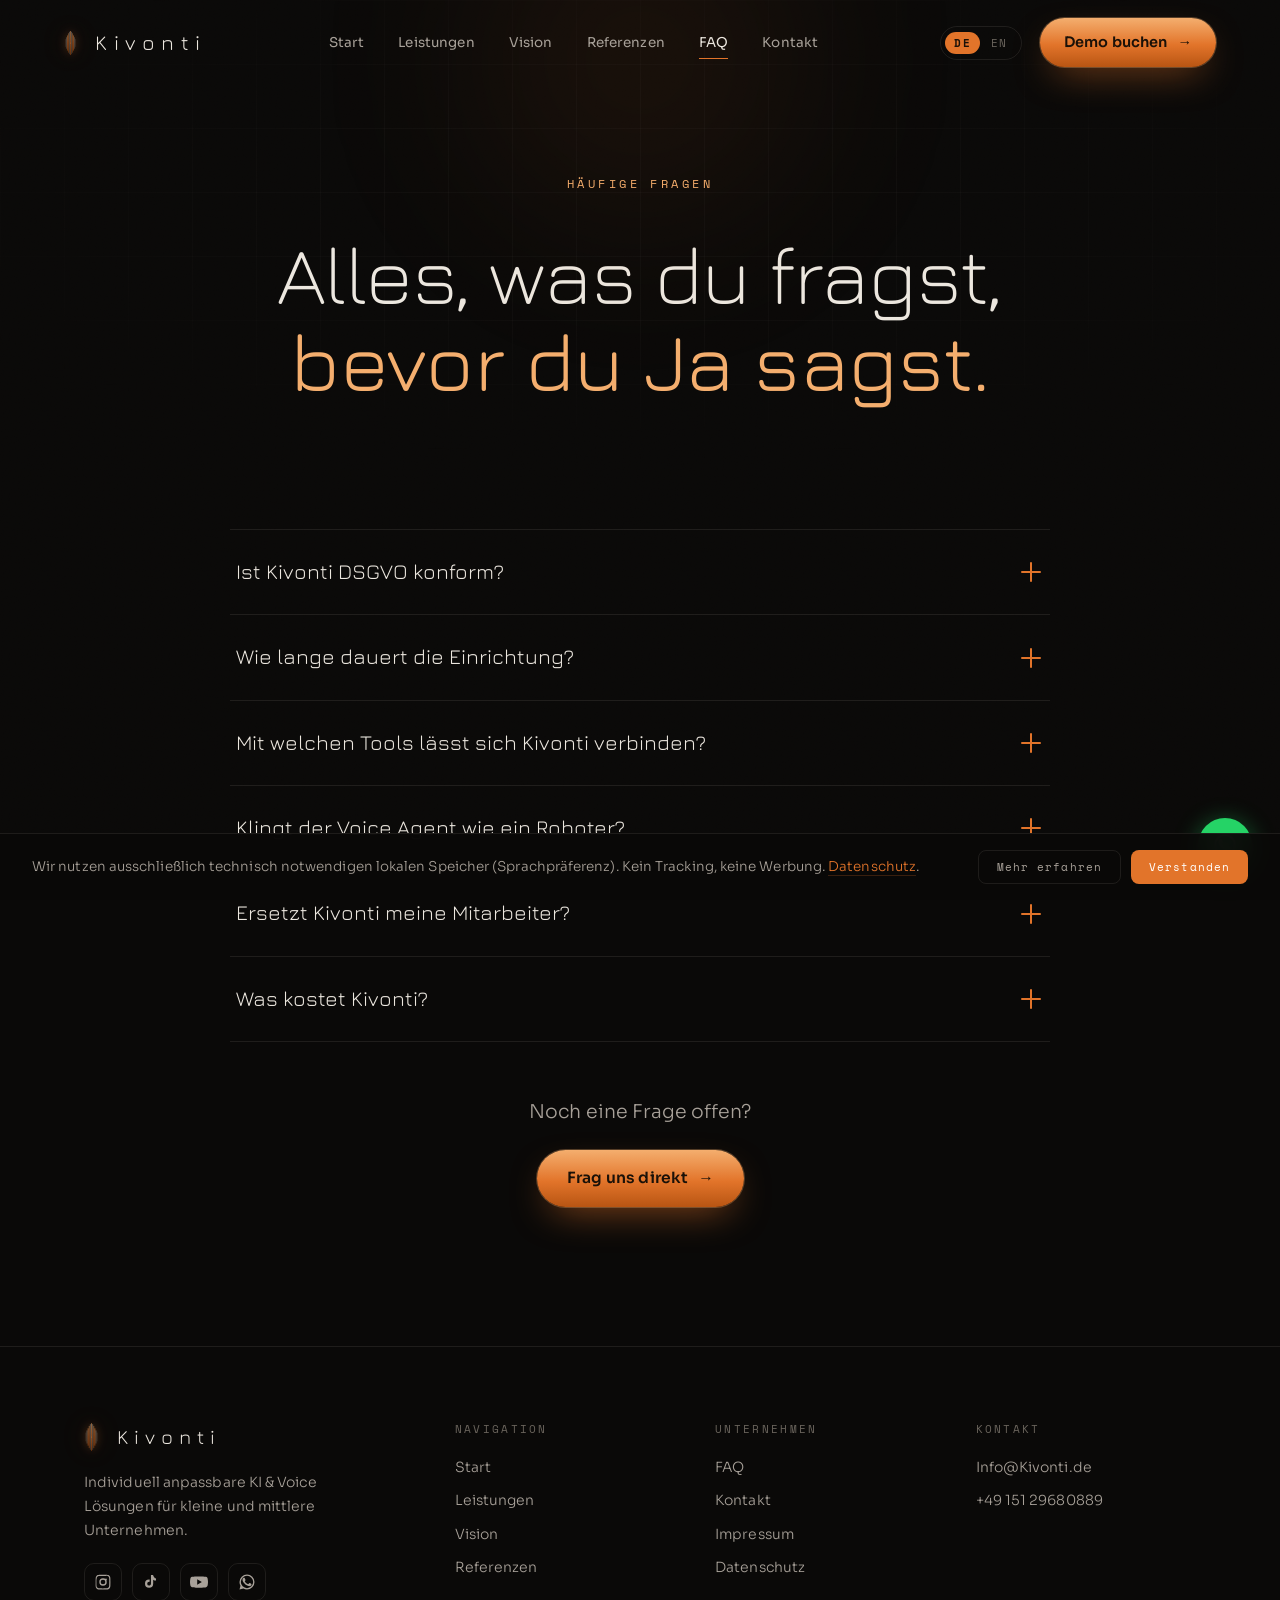
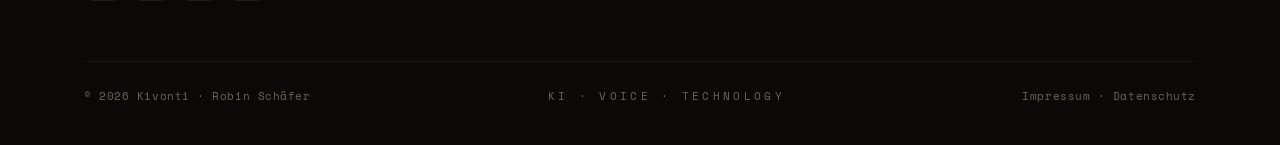
<file: faq.html>
<!DOCTYPE html>
<html lang="de">
<head>
<meta charset="UTF-8">
<meta name="viewport" content="width=device-width, initial-scale=1.0">
<title>FAQ, Kivonti · Häufige Fragen zu KI &amp; Voice Lösungen</title>
<meta name="description" content="Antworten auf häufige Fragen zu Kivonti: DSGVO, Einrichtungsdauer, Integrationen, Kosten und wie die KI und Voice Agenten für KMU funktionieren.">
<link rel="canonical" href="https://www.kivonti.de/faq.html">
<meta property="og:title" content="FAQ, Kivonti">
<meta property="og:description" content="Häufige Fragen zu Kivonti, DSGVO, Setup, Integrationen, Kosten.">
<link rel="preconnect" href="https://fonts.googleapis.com">
<link rel="preconnect" href="https://fonts.gstatic.com" crossorigin>
<link href="https://fonts.googleapis.com/css2?family=Jura:wght@300;400;500;600&family=Sora:wght@200;300;400;500;600&family=Space+Mono:wght@400;700&display=swap" rel="stylesheet">
<link rel="stylesheet" href="assets/kivonti.css">
<link rel="stylesheet" href="assets/pages.css">
<script type="application/ld+json">
{
  "@context":"https://schema.org",
  "@type":"FAQPage",
  "mainEntity":[
    {"@type":"Question","name":"Ist Kivonti DSGVO konform?","acceptedAnswer":{"@type":"Answer","text":"Ja. Kivonti ist DSGVO konform aufgebaut. Gespräche werden transparent verarbeitet und nach europäischem Datenschutzrecht gespeichert, deine Daten bleiben in Europa."}},
    {"@type":"Question","name":"Wie lange dauert die Einrichtung?","acceptedAnswer":{"@type":"Answer","text":"In der Regel Wochen, nicht Quartale. Wir kartieren deine Abläufe, trainieren Kivonti auf dein Wissen und binden deine Tools an, dann gehen wir gemeinsam live."}},
    {"@type":"Question","name":"Mit welchen Tools lässt sich Kivonti verbinden?","acceptedAnswer":{"@type":"Answer","text":"Mit WhatsApp, deiner Website, E Mail, Telefon, gängigen CRM Systemen und Kalendern. Wenn ein Tool fehlt, prüfen wir die Anbindung."}},
    {"@type":"Question","name":"Klingt der Voice Agent wie ein Roboter?","acceptedAnswer":{"@type":"Answer","text":"Nein. Kivo spricht natürlich und in deiner Tonalität. Viele Anrufer merken nicht, dass sie mit einem Assistenten sprechen."}},
    {"@type":"Question","name":"Ersetzt Kivonti meine Mitarbeiter?","acceptedAnswer":{"@type":"Answer","text":"Nein. Kivonti übernimmt die wiederkehrende Last und gibt deinem Team die Momente zurück, die wirklich einen Menschen brauchen."}},
    {"@type":"Question","name":"Was kostet Kivonti?","acceptedAnswer":{"@type":"Answer","text":"Der Preis hängt vom Umfang ab, von einem einzelnen Chatbot bis zu allen vier Leistungen zusammen. In einer kostenlosen Demo erstellen wir dir ein passendes Angebot."}}
  ]
}
</script>
</head>
<body data-page="faq">
<div class="grain"></div>
<div class="spotlight"></div>
<div id="nav-mount"></div>

<main>
<header class="page-hero">
  <div class="aura aura-orange" style="width:520px;height:520px;top:-200px;left:50%;transform:translateX(-50%);opacity:.34"></div>
  <div class="gridlines"></div>
  <div class="wrap" style="text-align:center">
    <div class="kicker center reveal" data-en="FAQ">Häufige Fragen</div>
    <h1 class="h-display reveal" data-d="1" data-en="Everything you'd ask<br><b>before saying yes.</b>">Alles, was du fragst,<br><b>bevor du Ja sagst.</b></h1>
  </div>
</header>
<section class="section" style="padding-top:30px">
  <div class="wrap">
    <div class="faq-list reveal">
      <div class="faq-item" data-acc>
        <button class="faq-head" data-acc-head aria-expanded="false">
          <span class="faq-q" data-en="Is Kivonti GDPR compliant?">Ist Kivonti DSGVO konform?</span>
          <span class="faq-icon" aria-hidden="true"></span>
        </button>
        <div class="faq-body" data-acc-body>
          <div class="faq-body-inner" data-en="Yes. Kivonti is built GDPR compliant. Conversations are processed transparently and stored according to European data protection law, your data stays in Europe, with no black box.">Ja. Kivonti ist DSGVO konform aufgebaut. Gespräche werden transparent verarbeitet und nach europäischem Datenschutzrecht gespeichert, deine Daten bleiben in Europa, ohne Blackbox.</div>
        </div>
      </div>
      <div class="faq-item" data-acc>
        <button class="faq-head" data-acc-head aria-expanded="false">
          <span class="faq-q" data-en="How long does setup take?">Wie lange dauert die Einrichtung?</span>
          <span class="faq-icon" aria-hidden="true"></span>
        </button>
        <div class="faq-body" data-acc-body>
          <div class="faq-body-inner" data-en="Usually weeks, not quarters. We map your workflows, train Kivonti on your knowledge and connect your tools, then we go live together and keep refining.">In der Regel Wochen, nicht Quartale. Wir kartieren deine Abläufe, trainieren Kivonti auf dein Wissen und binden deine Tools an, dann gehen wir gemeinsam live und verfeinern weiter.</div>
        </div>
      </div>
      <div class="faq-item" data-acc>
        <button class="faq-head" data-acc-head aria-expanded="false">
          <span class="faq-q" data-en="Which tools does Kivonti connect to?">Mit welchen Tools lässt sich Kivonti verbinden?</span>
          <span class="faq-icon" aria-hidden="true"></span>
        </button>
        <div class="faq-body" data-acc-body>
          <div class="faq-body-inner" data-en="WhatsApp, your website, email, phone, common CRM systems and calendars. If a tool is missing, we'll check the integration for you.">WhatsApp, deine Website, E Mail, Telefon, gängige CRM Systeme und Kalender. Wenn ein Tool fehlt, prüfen wir die Anbindung für dich.</div>
        </div>
      </div>
      <div class="faq-item" data-acc>
        <button class="faq-head" data-acc-head aria-expanded="false">
          <span class="faq-q" data-en="Does the voice agent sound like a robot?">Klingt der Voice Agent wie ein Roboter?</span>
          <span class="faq-icon" aria-hidden="true"></span>
        </button>
        <div class="faq-body" data-acc-body>
          <div class="faq-body-inner" data-en="No. Kivo speaks naturally and in your tone of voice. Many callers don't realise they're speaking with an assistant at all.">Nein. Kivo spricht natürlich und in deiner Tonalität. Viele Anrufer merken gar nicht, dass sie mit einem Assistenten sprechen.</div>
        </div>
      </div>
      <div class="faq-item" data-acc>
        <button class="faq-head" data-acc-head aria-expanded="false">
          <span class="faq-q" data-en="Will Kivonti replace my employees?">Ersetzt Kivonti meine Mitarbeiter?</span>
          <span class="faq-icon" aria-hidden="true"></span>
        </button>
        <div class="faq-body" data-acc-body>
          <div class="faq-body-inner" data-en="No. Kivonti takes on the repetitive weight and hands your team back the moments that genuinely need a human.">Nein. Kivonti übernimmt die wiederkehrende Last und gibt deinem Team die Momente zurück, die wirklich einen Menschen brauchen.</div>
        </div>
      </div>
      <div class="faq-item" data-acc>
        <button class="faq-head" data-acc-head aria-expanded="false">
          <span class="faq-q" data-en="What does Kivonti cost?">Was kostet Kivonti?</span>
          <span class="faq-icon" aria-hidden="true"></span>
        </button>
        <div class="faq-body" data-acc-body>
          <div class="faq-body-inner" data-en="It depends on scope, from a single chatbot to all four solutions working together. In a free demo we'll put together an offer that fits.">Der Preis hängt vom Umfang ab, von einem einzelnen Chatbot bis zu allen vier Leistungen zusammen. In einer kostenlosen Demo stellen wir dir ein passendes Angebot zusammen.</div>
        </div>
      </div>
    </div>

    <div class="reveal" style="text-align:center;margin-top:54px">
      <p class="lead" style="margin:0 auto 22px" data-en="Still have a question?">Noch eine Frage offen?</p>
      <a href="kontakt.html" class="btn btn-primary btn-lg" data-magnetic="0.3" data-en='Ask us directly <span class="ico">&#8594;</span>'>Frag uns direkt <span class="ico">&#8594;</span></a>
    </div>
  </div>
</section>
</main>

<div id="foot-mount"></div>
<script src="assets/partials.js"></script>
<script src="assets/marks.js"></script>
<script src="assets/site.js"></script>
</body>
</html>
</file>
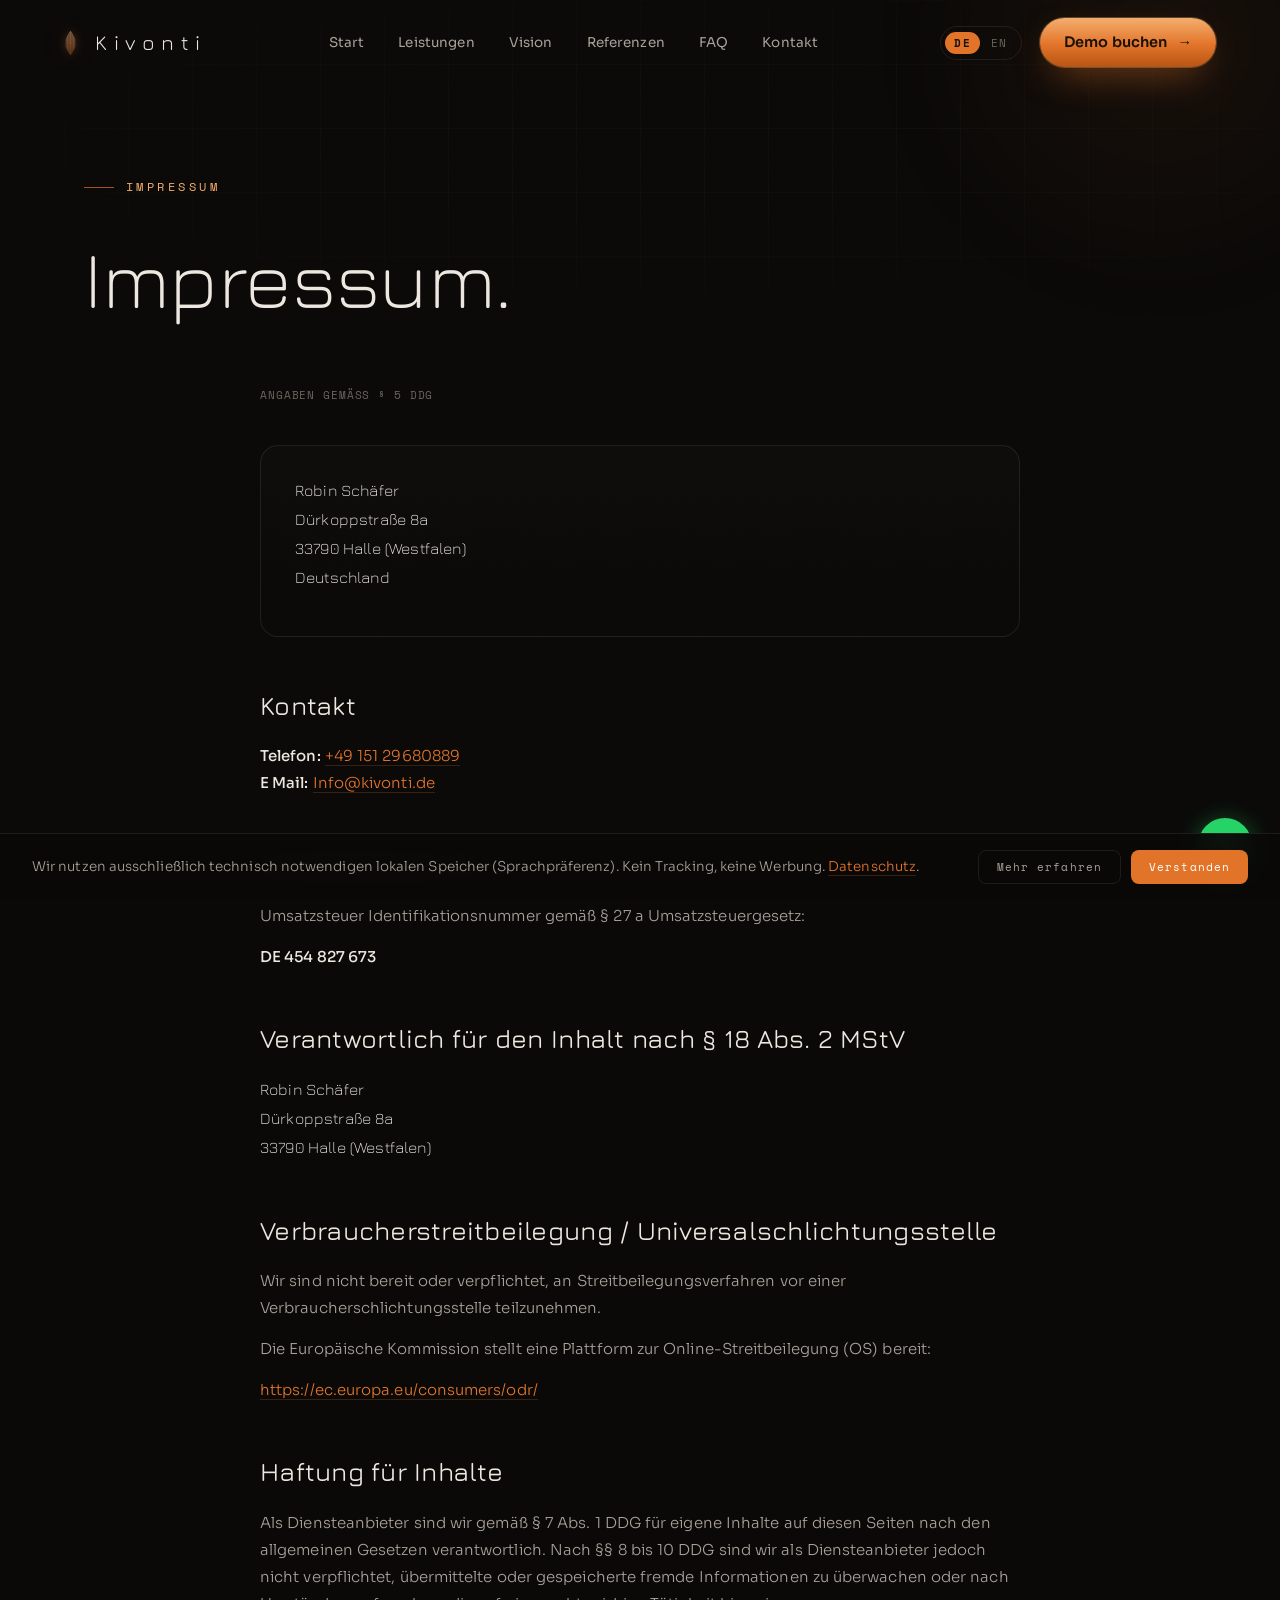
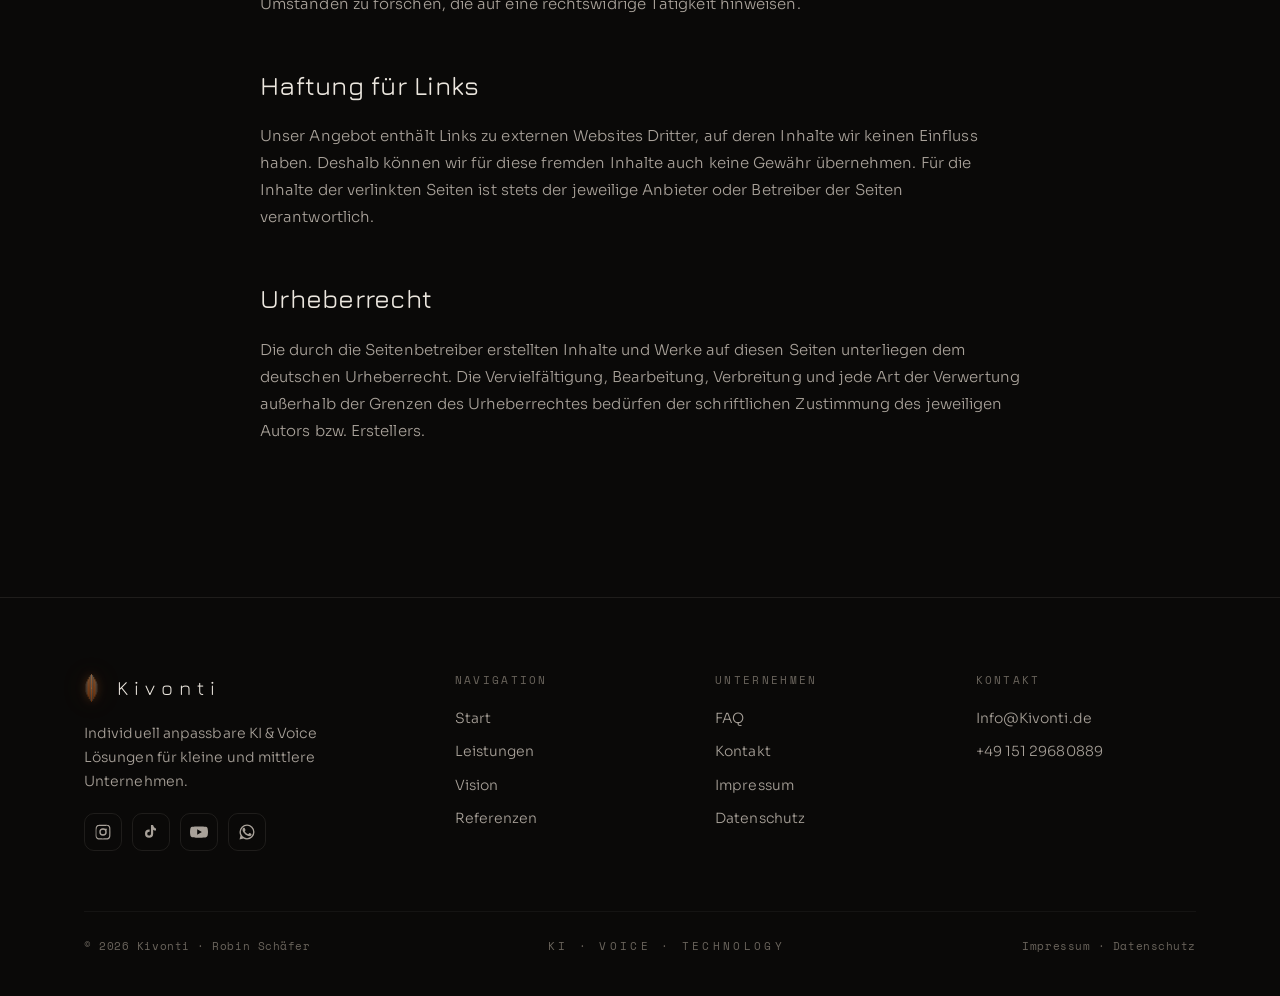
<file: impressum.html>
<!DOCTYPE html>
<html lang="de">
<head>
<meta charset="UTF-8">
<meta name="viewport" content="width=device-width, initial-scale=1.0">
<title>Impressum, Kivonti</title>
<meta name="description" content="Impressum von Kivonti, Robin Schäfer, Halle (Westfalen). Anbieter von KI und Voice Lösungen für KMU.">
<meta name="robots" content="index,follow">
<link rel="canonical" href="https://www.kivonti.de/impressum.html">
<link rel="preconnect" href="https://fonts.googleapis.com">
<link rel="preconnect" href="https://fonts.gstatic.com" crossorigin>
<link href="https://fonts.googleapis.com/css2?family=Jura:wght@300;400;500;600&family=Sora:wght@200;300;400;500;600&family=Space+Mono:wght@400;700&display=swap" rel="stylesheet">
<link rel="stylesheet" href="assets/kivonti.css">
<link rel="stylesheet" href="assets/pages.css">
</head>
<body data-page="impressum">
<div class="grain"></div>
<div class="spotlight"></div>
<div id="nav-mount"></div>

<main>
<header class="page-hero" style="padding-bottom:20px">
  <div class="aura aura-orange" style="width:480px;height:480px;top:-200px;right:-120px;opacity:.3"></div>
  <div class="gridlines"></div>
  <div class="wrap">
    <div class="kicker reveal" data-en="Legal notice">Impressum</div>
    <h1 class="h-display reveal" data-d="1" data-en="Imprint.">Impressum.</h1>
  </div>
</header>

<section class="section" style="padding-top:20px">
  <div class="wrap">
    <div class="legal reveal">
      <p class="meta" data-en="Information pursuant to § 5 DDG (German Digital Services Act)">Angaben gemäß § 5 DDG</p>

      <div class="legal-card">
        <p class="addr">
          Robin Schäfer<br>
          Dürkoppstraße 8a<br>
          33790 Halle (Westfalen)<br>
          Deutschland
        </p>
      </div>

      <h2 data-en="Contact">Kontakt</h2>
      <p>
        <strong data-en="Phone:">Telefon:</strong> <a href="tel:+4915129680889">+49 151 29680889</a><br>
        <strong>E Mail:</strong> <a href="mailto:Info@kivonti.de">Info@kivonti.de</a>
      </p>

      <h2 data-en="VAT identification number">Umsatzsteuer ID</h2>
      <p data-en="VAT identification number pursuant to § 27 a of the German VAT Act:">Umsatzsteuer Identifikationsnummer gemäß § 27 a Umsatzsteuergesetz:</p>
      <p><strong>DE 454 827 673</strong></p>

      <h2 data-en="Responsible for content pursuant to § 18 (2) MStV">Verantwortlich für den Inhalt nach § 18 Abs. 2 MStV</h2>
      <p class="addr">
        Robin Schäfer<br>
        Dürkoppstraße 8a<br>
        33790 Halle (Westfalen)
      </p>

      <h2 data-en="Consumer dispute resolution / Universal arbitration board">Verbraucherstreitbeilegung / Universalschlichtungsstelle</h2>
      <p data-en="We are not willing or obliged to participate in dispute resolution proceedings before a consumer arbitration board.">Wir sind nicht bereit oder verpflichtet, an Streitbeilegungsverfahren vor einer Verbraucherschlichtungsstelle teilzunehmen.</p>
      <p data-en="The European Commission provides a platform for online dispute resolution (ODR):">Die Europäische Kommission stellt eine Plattform zur Online-Streitbeilegung (OS) bereit:</p>
      <p><a href="https://ec.europa.eu/consumers/odr/" target="_blank" rel="noopener">https://ec.europa.eu/consumers/odr/</a></p>

      <h2 data-en="Liability for content">Haftung für Inhalte</h2>
      <p data-en="As a service provider, we are responsible for our own content on these pages in accordance with general legislation pursuant to § 7 (1) DDG. According to §§ 8 to 10 DDG, however, we as a service provider are not obliged to monitor transmitted or stored third-party information or to investigate circumstances that indicate illegal activity.">Als Diensteanbieter sind wir gemäß § 7 Abs. 1 DDG für eigene Inhalte auf diesen Seiten nach den allgemeinen Gesetzen verantwortlich. Nach §§ 8 bis 10 DDG sind wir als Diensteanbieter jedoch nicht verpflichtet, übermittelte oder gespeicherte fremde Informationen zu überwachen oder nach Umständen zu forschen, die auf eine rechtswidrige Tätigkeit hinweisen.</p>

      <h2 data-en="Liability for links">Haftung für Links</h2>
      <p data-en="Our offer contains links to external websites of third parties, over whose content we have no influence. Therefore, we cannot accept any liability for this third-party content. The respective provider or operator of the linked pages is always responsible for the content of these pages.">Unser Angebot enthält Links zu externen Websites Dritter, auf deren Inhalte wir keinen Einfluss haben. Deshalb können wir für diese fremden Inhalte auch keine Gewähr übernehmen. Für die Inhalte der verlinkten Seiten ist stets der jeweilige Anbieter oder Betreiber der Seiten verantwortlich.</p>

      <h2 data-en="Copyright">Urheberrecht</h2>
      <p data-en="The content and works created by the site operators on these pages are subject to German copyright law. Duplication, processing, distribution and any kind of exploitation outside the limits of copyright require the written consent of the respective author or creator.">Die durch die Seitenbetreiber erstellten Inhalte und Werke auf diesen Seiten unterliegen dem deutschen Urheberrecht. Die Vervielfältigung, Bearbeitung, Verbreitung und jede Art der Verwertung außerhalb der Grenzen des Urheberrechtes bedürfen der schriftlichen Zustimmung des jeweiligen Autors bzw. Erstellers.</p>


    </div>
  </div>
</section>
</main>

<div id="foot-mount"></div>
<script src="assets/partials.js"></script>
<script src="assets/marks.js"></script>
<script src="assets/site.js"></script>
</body>
</html>
</file>
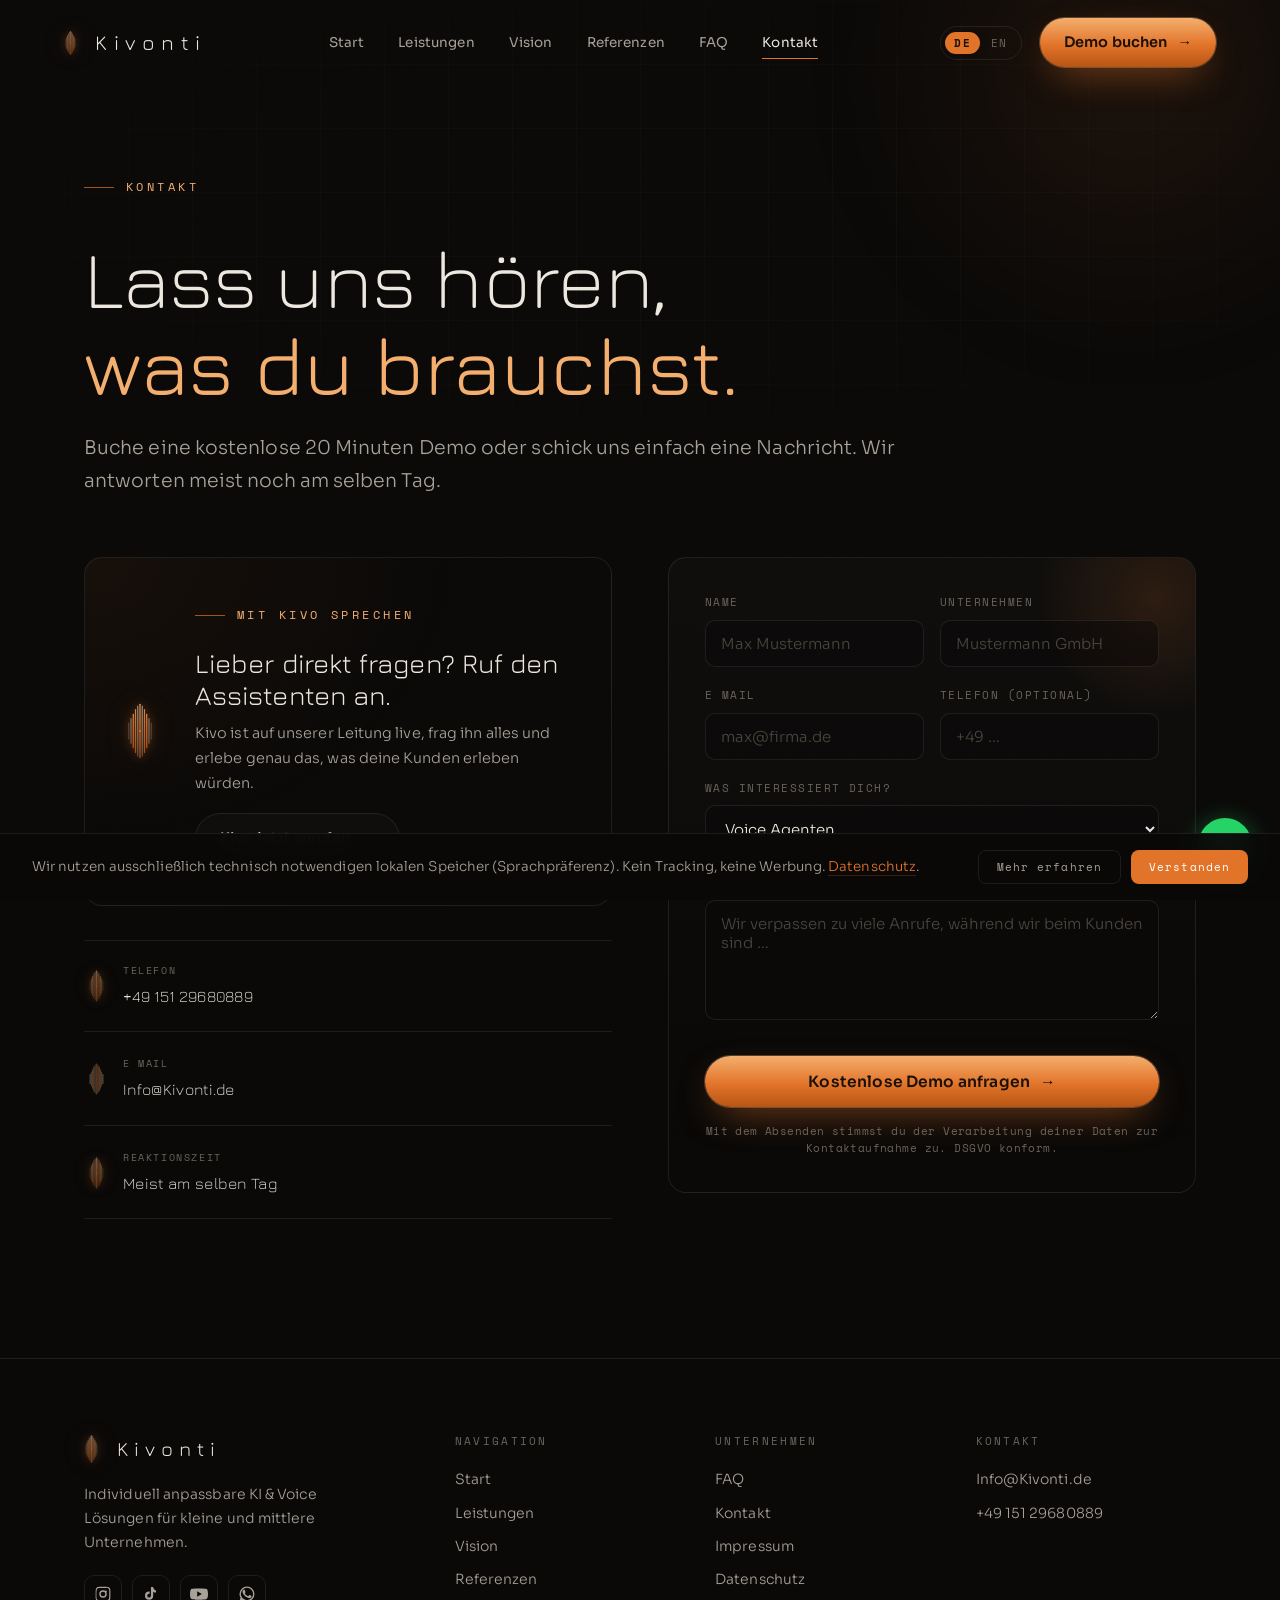
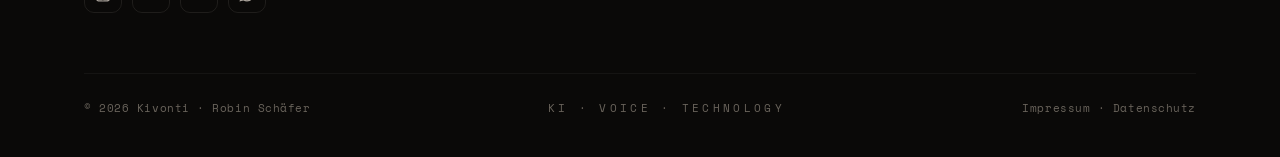
<file: kontakt.html>
<!DOCTYPE html>
<html lang="de">
<head>
<meta charset="UTF-8">
<meta name="viewport" content="width=device-width, initial-scale=1.0">
<title>Kontakt, Kivonti · Kostenlose Demo anfragen</title>
<meta name="description" content="Kontaktiere Kivonti für eine kostenlose Demo. KI und Voice Lösungen für KMU. Telefon +49 151 29680889, E Mail Info@Kivonti.de.">
<link rel="canonical" href="https://www.kivonti.de/kontakt.html">
<meta property="og:title" content="Kontakt, Kivonti">
<meta property="og:description" content="Kostenlose Demo anfragen. KI und Voice Lösungen für KMU.">
<link rel="preconnect" href="https://fonts.googleapis.com">
<link rel="preconnect" href="https://fonts.gstatic.com" crossorigin>
<link href="https://fonts.googleapis.com/css2?family=Jura:wght@300;400;500;600&family=Sora:wght@200;300;400;500;600&family=Space+Mono:wght@400;700&display=swap" rel="stylesheet">
<link rel="stylesheet" href="assets/kivonti.css">
<link rel="stylesheet" href="assets/pages.css">
</head>
<body data-page="kontakt">
<div class="grain"></div>
<div class="spotlight"></div>
<div id="nav-mount"></div>

<main>
<header class="page-hero" style="padding-bottom:30px">
  <div class="aura aura-orange" style="width:540px;height:540px;top:-200px;right:-120px;opacity:.38"></div>
  <div class="gridlines"></div>
  <div class="wrap">
    <div class="kicker reveal" data-en="Contact">Kontakt</div>
    <h1 class="h-display reveal" data-d="1" data-en="Let's hear<br><b>what you need.</b>">Lass uns hören,<br><b>was du brauchst.</b></h1>
    <p class="lead reveal" data-d="2" data-en="Book a free 20-minute demo, or just send a message. We usually reply the same day.">Buche eine kostenlose 20 Minuten Demo oder schick uns einfach eine Nachricht. Wir antworten meist noch am selben Tag.</p>
  </div>
</header>
<section class="section" id="demo" style="padding-top:30px">
  <div class="wrap">
    <div class="contact-grid">
      <!-- info + Kivo -->
      <div class="contact-info reveal">
        <div class="dsgvo" style="margin-bottom:34px">
          <div class="dsgvo-mark"><span data-mark="60" data-glow="1" data-animate="1"></span></div>
          <div>
            <div class="kicker" data-en="Talk to Kivo">Mit Kivo sprechen</div>
            <h3 class="h3" data-en="Prefer to just ask? Call the assistant.">Lieber direkt fragen? Ruf den Assistenten an.</h3>
            <p style="margin-top:10px;color:var(--ink-2);font-size:14.5px;line-height:1.7" data-en="Kivo is live on our line, ask it anything and experience exactly what your customers would.">Kivo ist auf unserer Leitung live, frag ihn alles und erlebe genau das, was deine Kunden erleben würden.</p>
            <a href="tel:+4915129680889" class="btn btn-ghost" style="margin-top:18px" data-en='Call Kivo now <span class="ico">&#8594;</span>'>Kivo jetzt anrufen <span class="ico">&#8594;</span></a>
          </div>
        </div>

        <div class="contact-rows">
          <div class="contact-row">
            <span class="cr-mark" data-mark="34" data-glow="1"></span>
            <div>
              <div class="cr-label" data-en="Phone">Telefon</div>
              <a class="cr-value" href="tel:+4915129680889">+49 151 29680889</a>
            </div>
          </div>
          <div class="contact-row">
            <span class="cr-mark" data-mark="34" data-variant="brandlight"></span>
            <div>
              <div class="cr-label" data-en="Email">E Mail</div>
              <a class="cr-value" href="mailto:Info@Kivonti.de">Info@Kivonti.de</a>
            </div>
          </div>
          <div class="contact-row">
            <span class="cr-mark" data-mark="34" data-glow="1"></span>
            <div>
              <div class="cr-label" data-en="Response time">Reaktionszeit</div>
              <span class="cr-value" data-en="Usually same day">Meist am selben Tag</span>
            </div>
          </div>
        </div>
      </div>

      <!-- form -->
      <div class="form reveal" data-d="1">
        <div class="form-aura"></div>
        <form id="demoForm" novalidate>
          <div class="form-row">
            <div class="field">
              <label for="f-name" data-en="Name">Name</label>
              <input id="f-name" name="name" type="text" placeholder="Max Mustermann" data-en-ph="Jane Doe" required>
            </div>
            <div class="field">
              <label for="f-company" data-en="Company">Unternehmen</label>
              <input id="f-company" name="company" type="text" placeholder="Mustermann GmbH" data-en-ph="Acme Ltd." required>
            </div>
          </div>
          <div class="form-row">
            <div class="field">
              <label for="f-email" data-en="Email">E Mail</label>
              <input id="f-email" name="email" type="email" placeholder="max@firma.de" data-en-ph="jane@company.com" required>
            </div>
            <div class="field">
              <label for="f-phone" data-en="Phone (optional)">Telefon (optional)</label>
              <input id="f-phone" name="phone" type="tel" placeholder="+49 …" data-en-ph="+49 …">
            </div>
          </div>
          <div class="field">
            <label for="f-interest" data-en="What interests you?">Was interessiert dich?</label>
            <select id="f-interest" name="interest">
              <option data-en="Voice agents">Voice Agenten</option>
              <option data-en="Chatbots">Chatbots</option>
              <option data-en="Appointment booking">Terminbuchung</option>
              <option data-en="Lead qualification">Lead Qualifizierung</option>
              <option data-en="All of it">Alles zusammen</option>
              <option data-en="Not sure yet">Noch unsicher</option>
            </select>
          </div>
          <div class="field">
            <label for="f-msg" data-en="Where does your day get stuck?">Wo hakt dein Tag?</label>
            <textarea id="f-msg" name="message" placeholder="Wir verpassen zu viele Anrufe, während wir beim Kunden sind …" data-en-ph="We miss too many calls while we're out with customers …"></textarea>
          </div>
          <button type="submit" class="btn btn-primary btn-lg" data-en='Request free demo <span class="ico">&#8594;</span>'>Kostenlose Demo anfragen <span class="ico">&#8594;</span></button>
          <p class="form-note" data-en="By submitting you agree to our processing of your data to contact you. GDPR compliant.">Mit dem Absenden stimmst du der Verarbeitung deiner Daten zur Kontaktaufnahme zu. DSGVO konform.</p>
        </form>
        <div class="form-success" id="formSuccess">
          <div class="fs-mark"><span data-mark="64" data-glow="1" data-animate="1"></span></div>
          <h3 class="h3" data-en="Sehr gut, bis gleich.">Angekommen, bis gleich.</h3>
          <p data-en="Thanks! We'll get back to you, usually the same day.">Danke! Wir melden uns, meist noch am selben Tag.</p>
        </div>
      </div>
    </div>
  </div>
</section>
</main>

<div id="foot-mount"></div>
<script src="assets/partials.js"></script>
<script src="assets/marks.js"></script>
<script src="assets/site.js"></script>
<script src="assets/kontakt.js"></script>
</body>
</html>
</file>
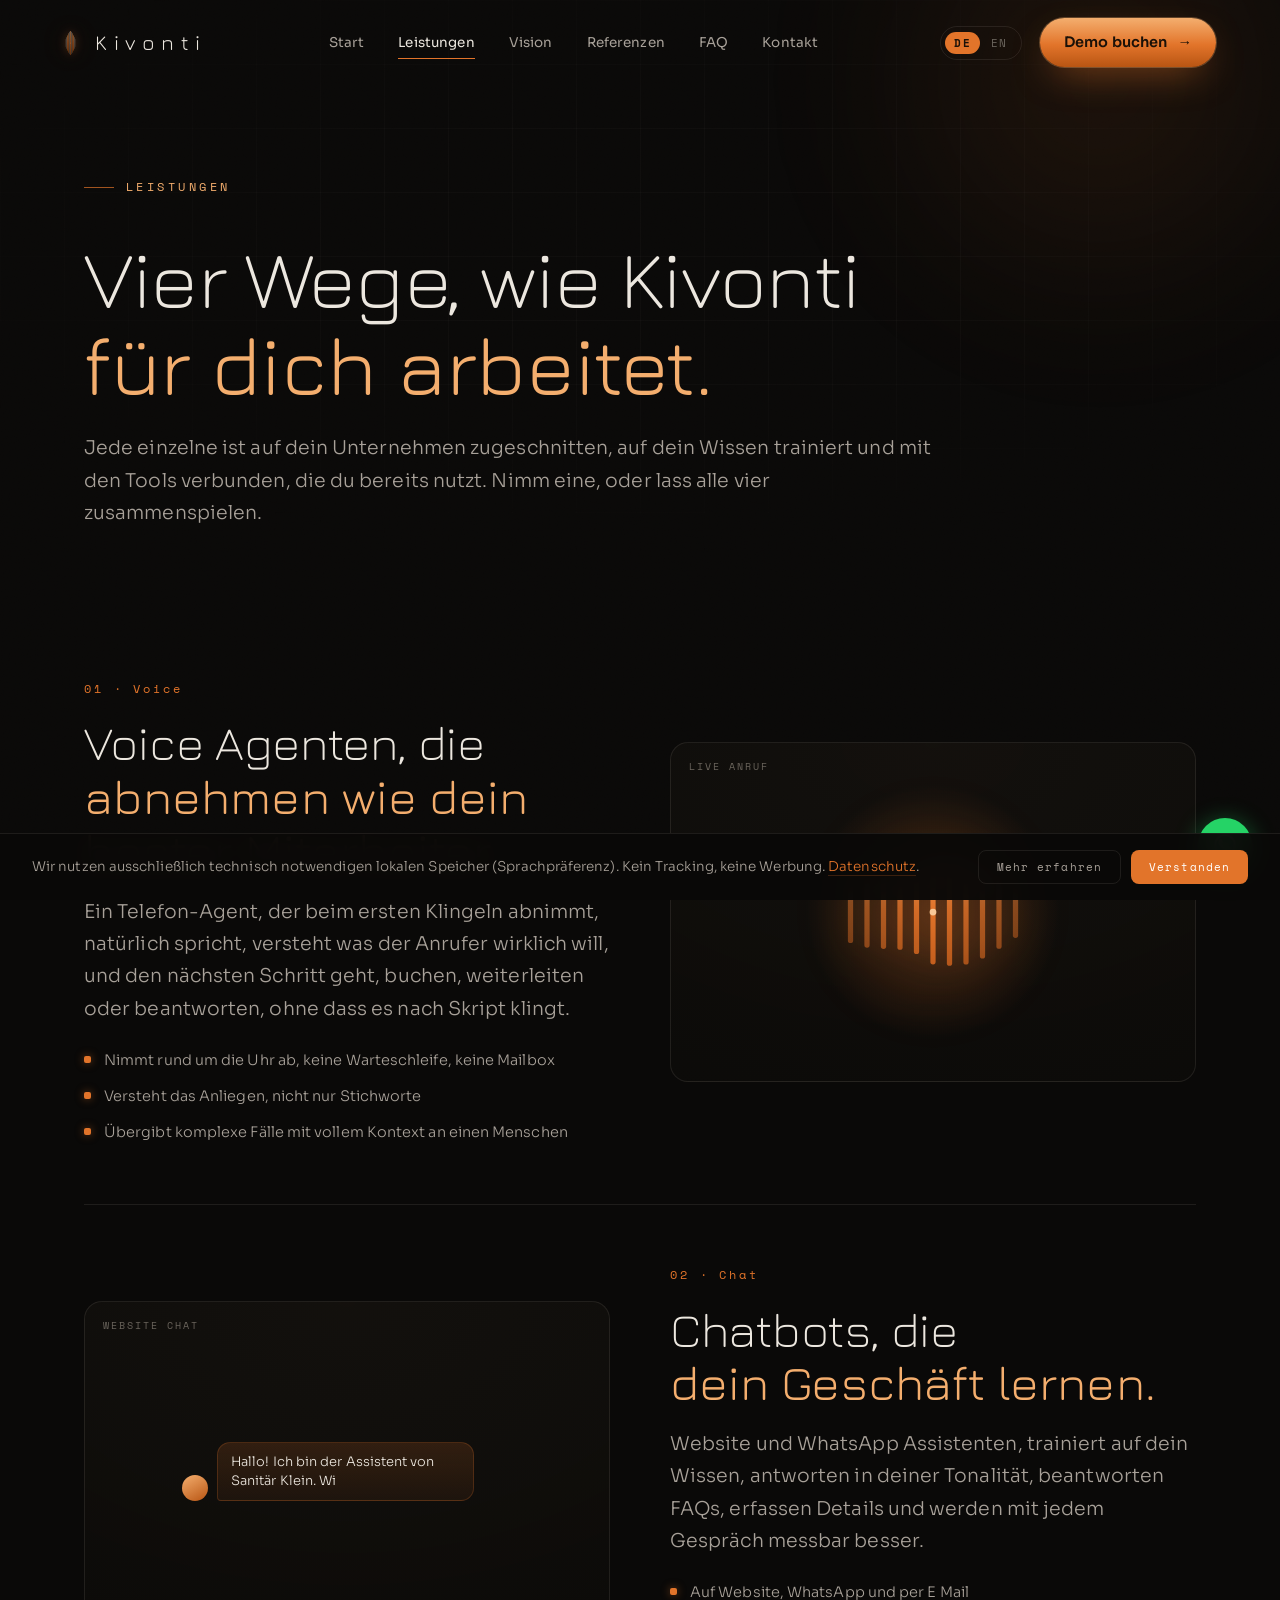
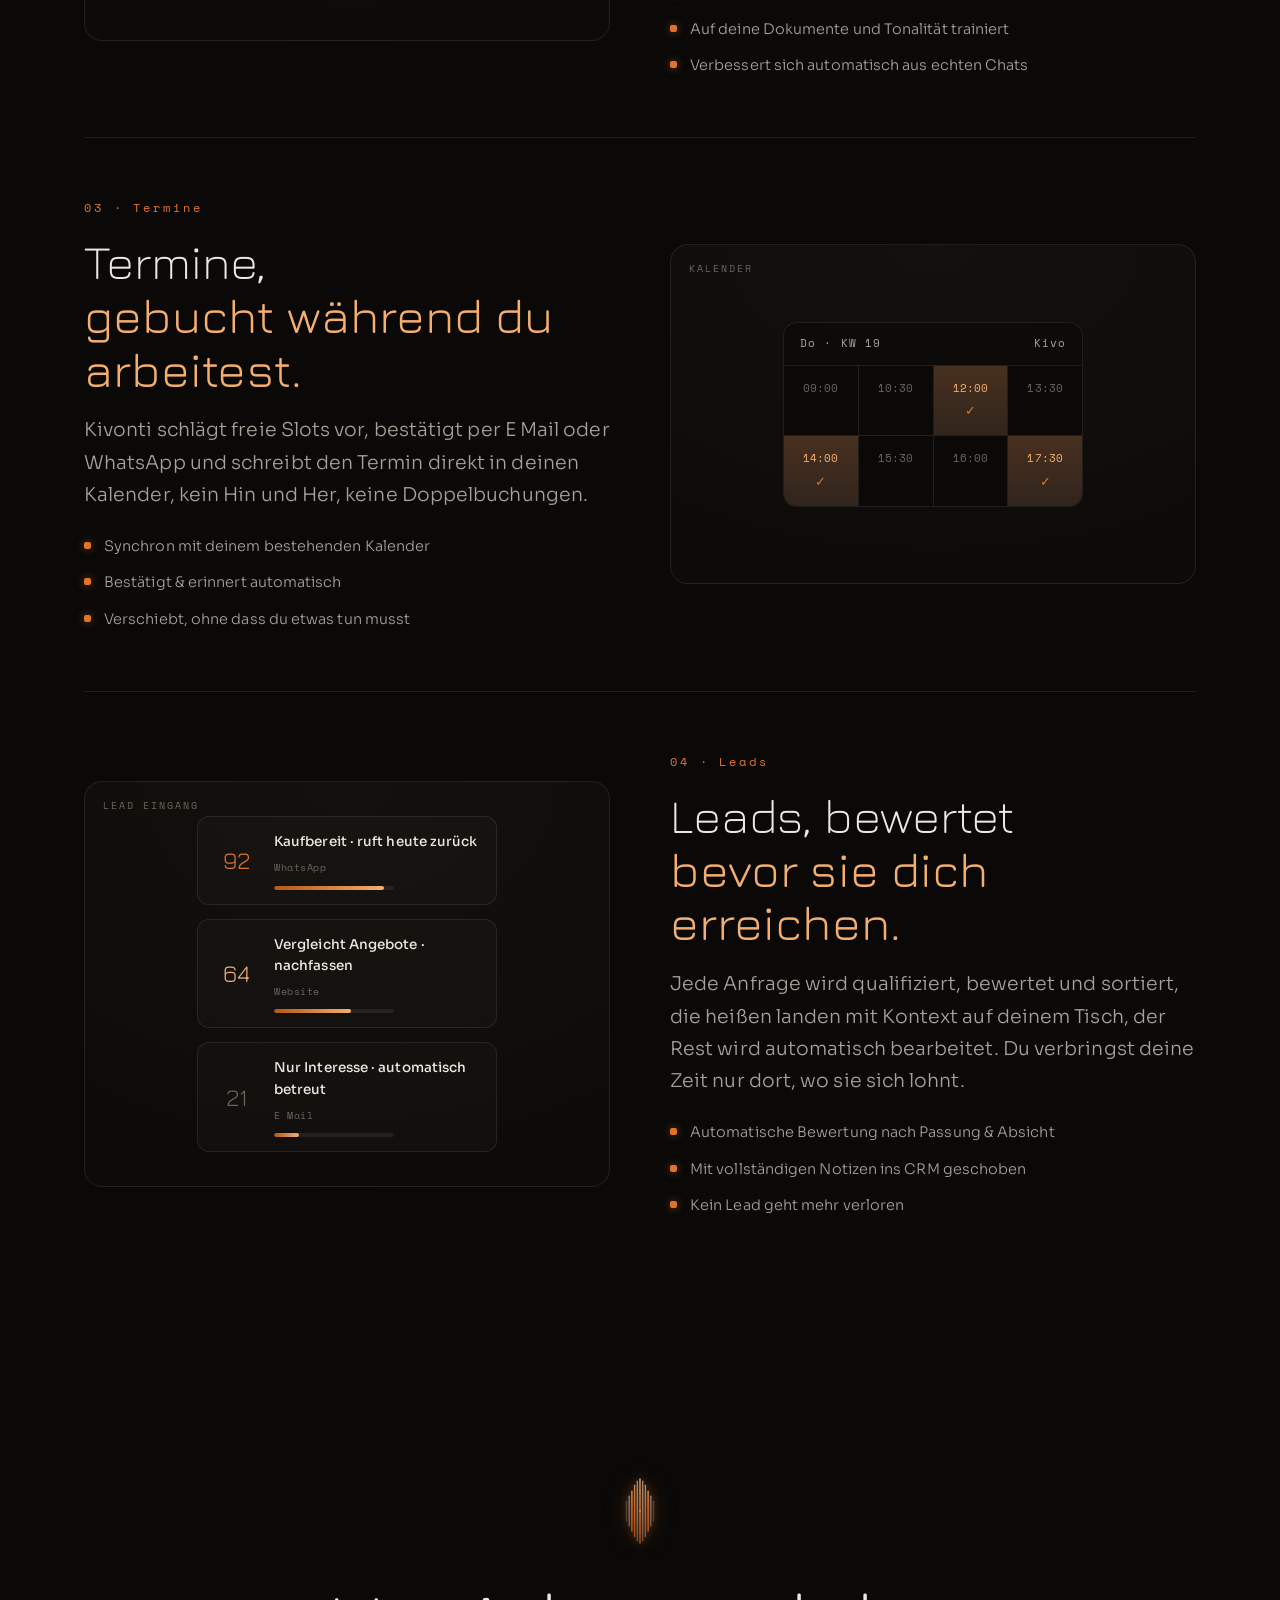
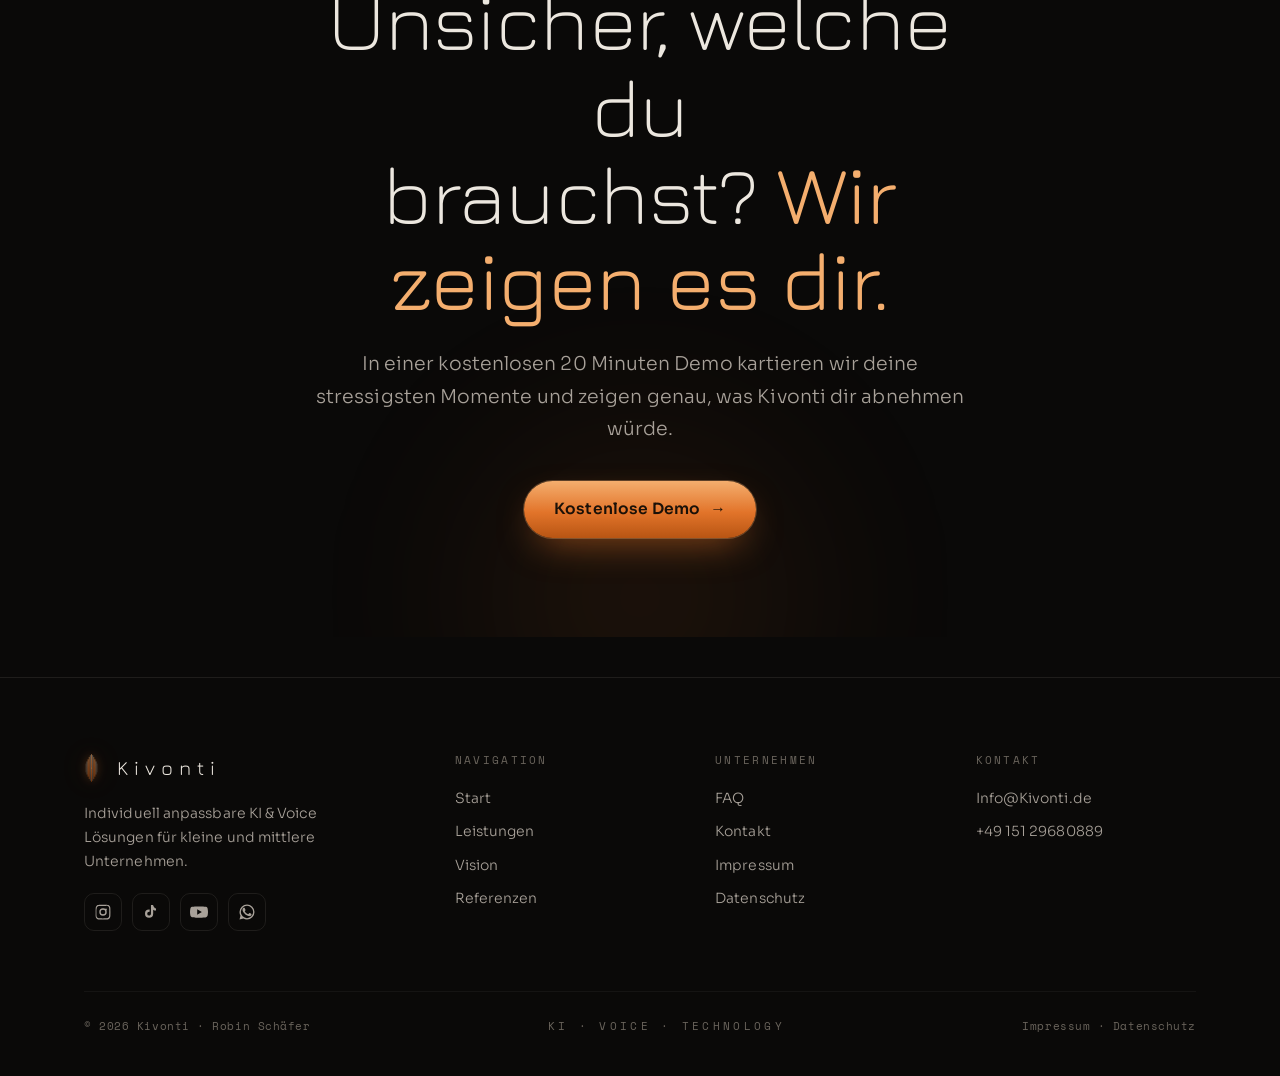
<file: leistungen.html>
<!DOCTYPE html>
<html lang="de">
<head>
<meta charset="UTF-8">
<meta name="viewport" content="width=device-width, initial-scale=1.0">
<title>Leistungen, Kivonti · Voice Agenten, Chatbots, Terminbuchung &amp; Lead Qualifizierung</title>
<meta name="description" content="Die vier Kivonti Leistungen im Detail: KI Voice Agenten, lernfähige Chatbots, automatisierte Terminbuchung und Lead Qualifizierung, für KMU, DSGVO konform.">
<link rel="canonical" href="https://www.kivonti.de/leistungen.html">
<meta property="og:title" content="Leistungen, Kivonti">
<meta property="og:description" content="Voice Agenten, Chatbots, Terminbuchung und Lead Qualifizierung für KMU.">
<link rel="preconnect" href="https://fonts.googleapis.com">
<link rel="preconnect" href="https://fonts.gstatic.com" crossorigin>
<link href="https://fonts.googleapis.com/css2?family=Jura:wght@300;400;500;600&family=Sora:wght@200;300;400;500;600&family=Space+Mono:wght@400;700&display=swap" rel="stylesheet">
<link rel="stylesheet" href="assets/kivonti.css">
<link rel="stylesheet" href="assets/pages.css">
</head>
<body data-page="leistungen">
<div class="grain"></div>
<div class="spotlight"></div>
<div id="nav-mount"></div>

<main>
<!-- PAGE HERO -->
<header class="page-hero">
  <div class="aura aura-orange" style="width:560px;height:560px;top:-200px;right:-100px;opacity:.4"></div>
  <div class="gridlines"></div>
  <div class="wrap">
    <div class="kicker reveal" data-en="Solutions">Leistungen</div>
    <h1 class="h-display reveal" data-d="1" data-en="Four ways Kivonti<br><b>works for you.</b>">Vier Wege, wie Kivonti<br><b>für dich arbeitet.</b></h1>
    <p class="lead reveal" data-d="2" data-en="Each one is tailored to your business, trained on your knowledge and connected to the tools you already use. Pick one, or run all four together.">Jede einzelne ist auf dein Unternehmen zugeschnitten, auf dein Wissen trainiert und mit den Tools verbunden, die du bereits nutzt. Nimm eine, oder lass alle vier zusammenspielen.</p>
  </div>
</header>
<section class="section" style="padding-top:20px">
  <div class="wrap">

    <!-- 1 · VOICE -->
    <article class="svc reveal" style="border-top:none">
      <div class="svc-copy">
        <div class="svc-num">01 · Voice</div>
        <h2 class="h2" data-en="Voice agents that<br><b>answer like your best employee.</b>">Voice Agenten, die<br><b>abnehmen wie dein bester Mitarbeiter.</b></h2>
        <p class="lead" data-en="A phone agent that picks up on the first ring, speaks naturally, understands what the caller actually wants and takes the next step: booking, routing or answering, without a script that sounds like one.">Ein Telefon-Agent, der beim ersten Klingeln abnimmt, natürlich spricht, versteht was der Anrufer wirklich will, und den nächsten Schritt geht, buchen, weiterleiten oder beantworten, ohne dass es nach Skript klingt.</p>
        <ul class="svc-list">
          <li data-en="Answers 24/7, no hold music, no voicemail">Nimmt rund um die Uhr ab, keine Warteschleife, keine Mailbox</li>
          <li data-en="Understands intent, not just keywords">Versteht das Anliegen, nicht nur Stichworte</li>
          <li data-en="Hands complex cases to a human with full context">Übergibt komplexe Fälle mit vollem Kontext an einen Menschen</li>
        </ul>
      </div>
      <div class="svc-visual">
        <span class="tag" data-en="Live call">Live Anruf</span>
        <div class="orb" id="svcOrb" style="width:240px;height:240px" aria-hidden="true"></div>
      </div>
    </article>

    <!-- 2 · CHATBOTS -->
    <article class="svc reveal">
      <div class="svc-copy">
        <div class="svc-num">02 · Chat</div>
        <h2 class="h2" data-en="Chatbots that<br><b>learn your business.</b>">Chatbots, die<br><b>dein Geschäft lernen.</b></h2>
        <p class="lead" data-en="Website and WhatsApp assistants trained on your knowledge, answering in your tone, handling FAQs, capturing details and getting measurably sharper with every conversation.">Website und WhatsApp Assistenten, trainiert auf dein Wissen, antworten in deiner Tonalität, beantworten FAQs, erfassen Details und werden mit jedem Gespräch messbar besser.</p>
        <ul class="svc-list">
          <li data-en="On your website, WhatsApp and email">Auf Website, WhatsApp und per E Mail</li>
          <li data-en="Trained on your documents and tone">Auf deine Dokumente und Tonalität trainiert</li>
          <li data-en="Improves automatically from real chats">Verbessert sich automatisch aus echten Chats</li>
        </ul>
      </div>
      <div class="svc-visual">
        <span class="tag" data-en="Website chat">Website Chat</span>
        <div class="mini-chat" id="miniChat"></div>
      </div>
    </article>

    <!-- 3 · BOOKING -->
    <article class="svc reveal">
      <div class="svc-copy">
        <div class="svc-num">03 · Termine</div>
        <h2 class="h2" data-en="Appointments,<br><b>booked while you work.</b>">Termine,<br><b>gebucht während du arbeitest.</b></h2>
        <p class="lead" data-en="Kivonti proposes free slots, confirms by email or WhatsApp and writes the appointment straight into your calendar, ohne hin und her, ohne Doppelbuchungen.">Kivonti schlägt freie Slots vor, bestätigt per E Mail oder WhatsApp und schreibt den Termin direkt in deinen Kalender, kein Hin und Her, keine Doppelbuchungen.</p>
        <ul class="svc-list">
          <li data-en="Syncs with your existing calendar">Synchron mit deinem bestehenden Kalender</li>
          <li data-en="Confirms &amp; reminds automatically">Bestätigt &amp; erinnert automatisch</li>
          <li data-en="Reschedules without you lifting a finger">Verschiebt, ohne dass du etwas tun musst</li>
        </ul>
      </div>
      <div class="svc-visual">
        <span class="tag" data-en="Calendar">Kalender</span>
        <div class="cal">
          <div class="cal-head"><span data-en="Thu, week 19">Do · KW 19</span><span>Kivo</span></div>
          <div class="cal-grid">
            <div class="cal-slot">09:00</div>
            <div class="cal-slot">10:30</div>
            <div class="cal-slot booked">12:00</div>
            <div class="cal-slot">13:30</div>
            <div class="cal-slot booked">14:00</div>
            <div class="cal-slot pulse">15:30</div>
            <div class="cal-slot">16:00</div>
            <div class="cal-slot booked">17:30</div>
          </div>
        </div>
      </div>
    </article>

    <!-- 4 · LEADS -->
    <article class="svc reveal">
      <div class="svc-copy">
        <div class="svc-num">04 · Leads</div>
        <h2 class="h2" data-en="Leads, scored<br><b>before they reach you.</b>">Leads, bewertet<br><b>bevor sie dich erreichen.</b></h2>
        <p class="lead" data-en="Every enquiry is qualified, scored and sorted, so the hot ones land on your desk with context, and the rest are handled automatically. You spend your time only where it pays off.">Jede Anfrage wird qualifiziert, bewertet und sortiert, die heißen landen mit Kontext auf deinem Tisch, der Rest wird automatisch bearbeitet. Du verbringst deine Zeit nur dort, wo sie sich lohnt.</p>
        <ul class="svc-list">
          <li data-en="Automatic scoring by fit &amp; intent">Automatische Bewertung nach Passung &amp; Absicht</li>
          <li data-en="Pushed into your CRM with full notes">Mit vollständigen Notizen ins CRM geschoben</li>
          <li data-en="No lead ever falls through the cracks">Kein Lead geht mehr verloren</li>
        </ul>
      </div>
      <div class="svc-visual">
        <span class="tag" data-en="Lead inbox">Lead Eingang</span>
        <div class="lead-card">
          <div class="lead-item">
            <div class="lead-score hot">92</div>
            <div class="lead-meta"><strong data-en="Ready to buy &middot; calls back today">Kaufbereit &middot; ruft heute zurück</strong><span>WhatsApp</span><div class="lead-bar"><i style="width:92%"></i></div></div>
          </div>
          <div class="lead-item">
            <div class="lead-score warm">64</div>
            <div class="lead-meta"><strong data-en="Comparing offers &middot; follow up">Vergleicht Angebote &middot; nachfassen</strong><span>Website</span><div class="lead-bar"><i style="width:64%"></i></div></div>
          </div>
          <div class="lead-item">
            <div class="lead-score cold">21</div>
            <div class="lead-meta"><strong data-en="Just browsing &middot; nurtured">Nur Interesse &middot; automatisch betreut</strong><span data-en="Email">E Mail</span><div class="lead-bar"><i style="width:21%"></i></div></div>
          </div>
        </div>
      </div>
    </article>

  </div>
</section>

<!-- CTA -->
<section class="section cta-sec">
  <div class="aura aura-orange" style="width:520px;height:520px;bottom:-220px;left:50%;transform:translateX(-50%);opacity:.4"></div>
  <div class="wrap cta-inner reveal">
    <div class="cta-mark"><span data-mark="72" data-glow="1" data-animate="1"></span></div>
    <h2 class="h-display" data-en="Not sure which one<br>you need? <b>We'll show you.</b>">Unsicher, welche du<br>brauchst? <b>Wir zeigen es dir.</b></h2>
    <p class="lead" style="margin:0 auto" data-en="In a free 20-minute demo we map your busiest moments and show exactly what Kivonti would take off your plate.">In einer kostenlosen 20 Minuten Demo kartieren wir deine stressigsten Momente und zeigen genau, was Kivonti dir abnehmen würde.</p>
    <div class="hero-cta" style="justify-content:center">
      <a href="kontakt.html" class="btn btn-primary btn-lg" data-magnetic="0.3" data-en='Book free demo <span class="ico">&#8594;</span>'>Kostenlose Demo <span class="ico">&#8594;</span></a>
    </div>
  </div>
</section>
</main>

<div id="foot-mount"></div>
<script src="assets/partials.js"></script>
<script src="assets/marks.js"></script>
<script src="assets/site.js"></script>
<script src="assets/leistungen.js"></script>
</body>
</html>
</file>
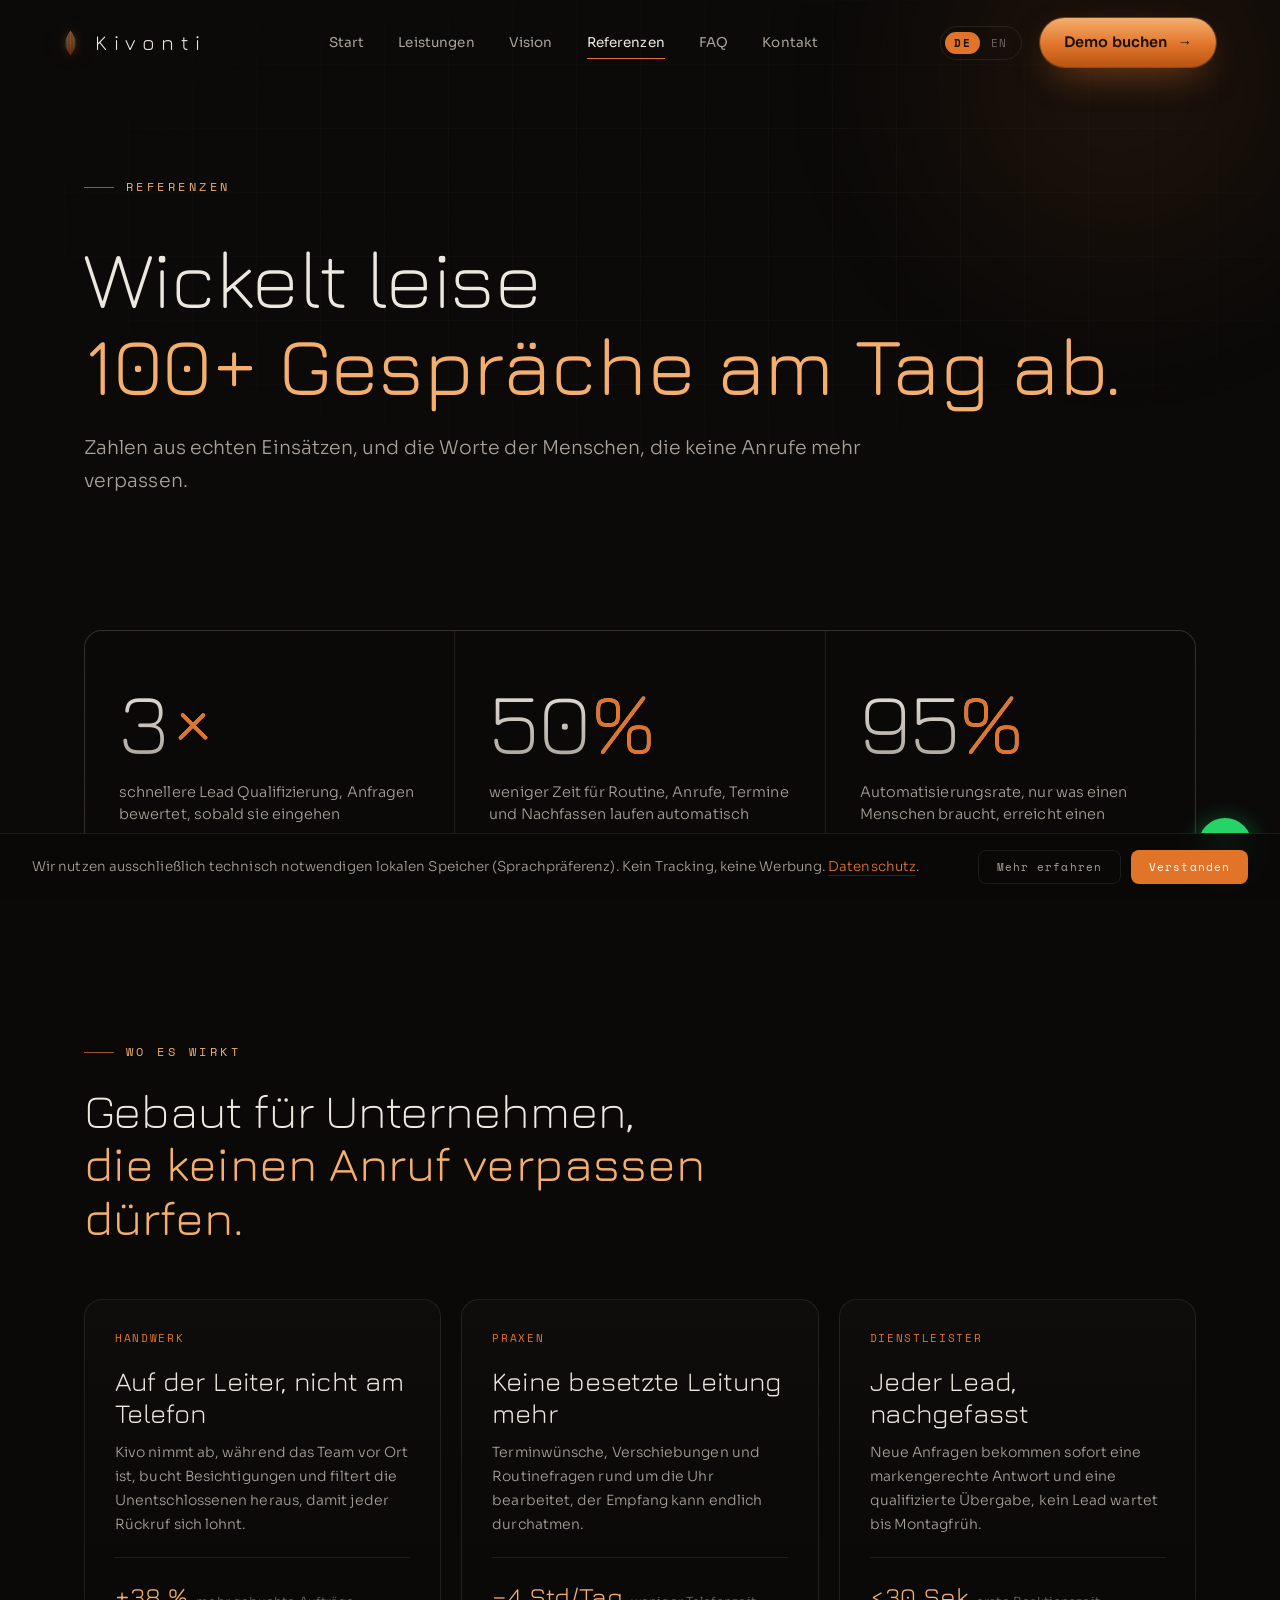
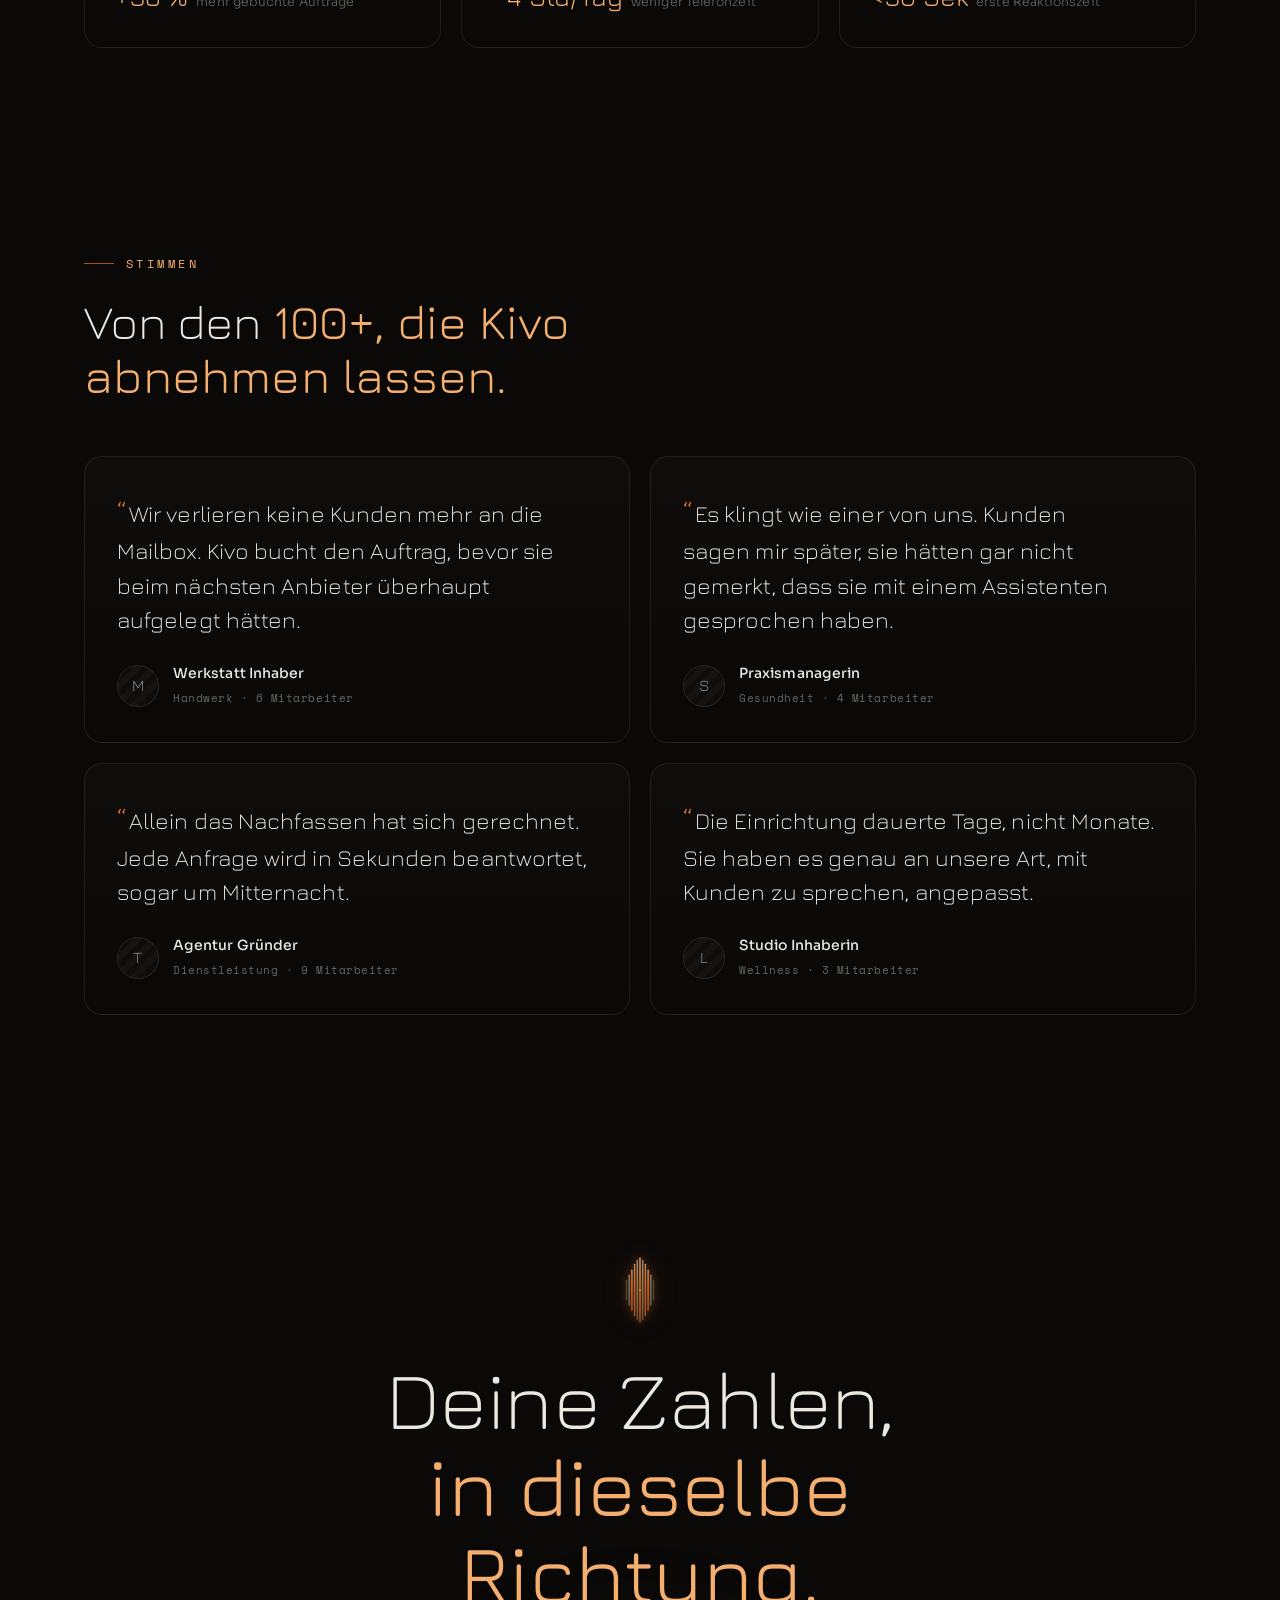
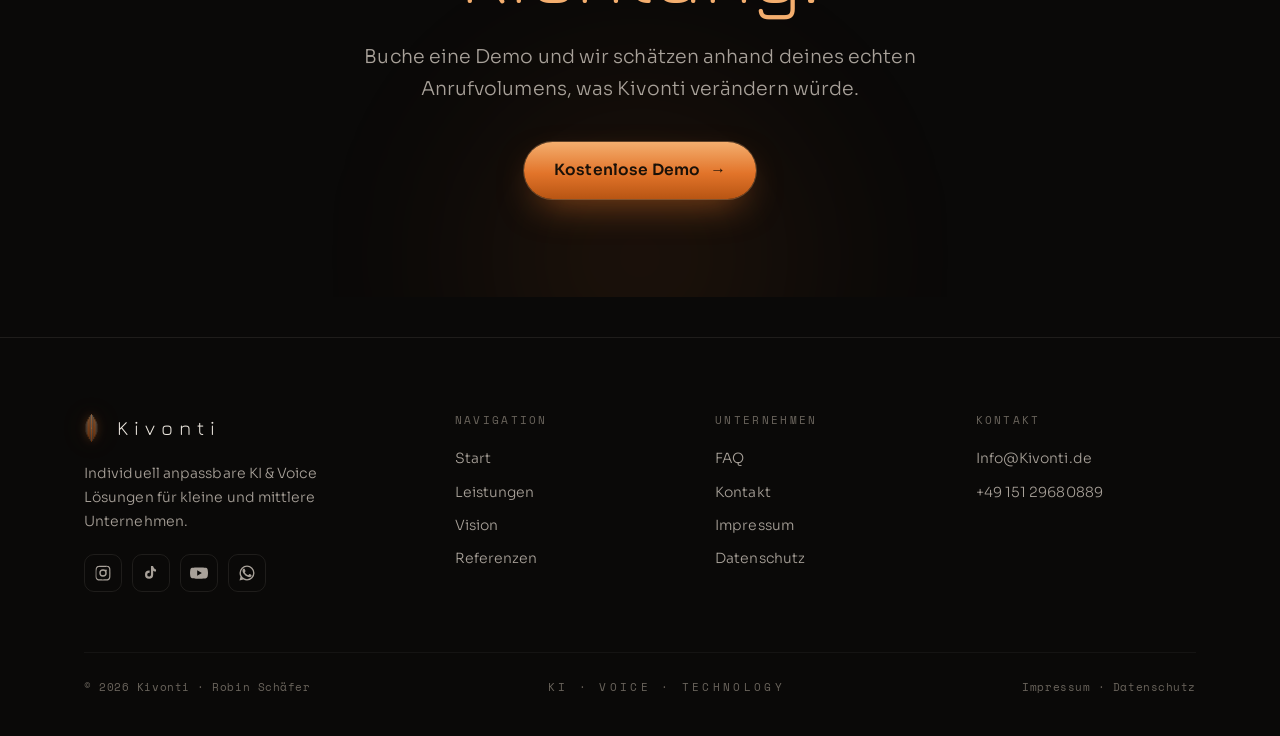
<file: referenzen.html>
<!DOCTYPE html>
<html lang="de">
<head>
<meta charset="UTF-8">
<meta name="viewport" content="width=device-width, initial-scale=1.0">
<title>Referenzen, Kivonti · Ergebnisse, Use Cases &amp; Stimmen</title>
<meta name="description" content="Echte Ergebnisse mit Kivonti: 3× schnellere Lead Qualifizierung, 50 % weniger Zeitaufwand, 95 % Automatisierungsrate. Use Cases und Stimmen aus der Praxis.">
<link rel="canonical" href="https://www.kivonti.de/referenzen.html">
<meta property="og:title" content="Referenzen, Kivonti">
<meta property="og:description" content="Ergebnisse, Use Cases und Stimmen aus der Praxis.">
<link rel="preconnect" href="https://fonts.googleapis.com">
<link rel="preconnect" href="https://fonts.gstatic.com" crossorigin>
<link href="https://fonts.googleapis.com/css2?family=Jura:wght@300;400;500;600&family=Sora:wght@200;300;400;500;600&family=Space+Mono:wght@400;700&display=swap" rel="stylesheet">
<link rel="stylesheet" href="assets/kivonti.css">
<link rel="stylesheet" href="assets/pages.css">
</head>
<body data-page="referenzen">
<div class="grain"></div>
<div class="spotlight"></div>
<div id="nav-mount"></div>

<main>
<header class="page-hero">
  <div class="aura aura-orange" style="width:560px;height:560px;top:-200px;right:-120px;opacity:.38"></div>
  <div class="gridlines"></div>
  <div class="wrap">
    <div class="kicker reveal" data-en="Results">Referenzen</div>
    <h1 class="h-display reveal" data-d="1" data-en="Quietly handling<br><b>100+ conversations a day.</b>">Wickelt leise<br><b>100+ Gespräche am Tag ab.</b></h1>
    <p class="lead reveal" data-d="2" data-en="Numbers from real deployments, and the words of the people who stopped missing calls.">Zahlen aus echten Einsätzen, und die Worte der Menschen, die keine Anrufe mehr verpassen.</p>
  </div>
</header>
<!-- RESULTS -->
<section class="section tight">
  <div class="wrap">
    <div class="results reveal">
      <div class="result">
        <div class="rnum"><span data-count="3" data-dec="0">3</span><span class="u">&times;</span></div>
        <div class="rlbl" data-en="faster lead qualification, enquiries scored the moment they arrive">schnellere Lead Qualifizierung, Anfragen bewertet, sobald sie eingehen</div>
      </div>
      <div class="result">
        <div class="rnum"><span data-count="50" data-dec="0">50</span><span class="u">%</span></div>
        <div class="rlbl" data-en="less time on routine, calls, scheduling and follow-ups handled automatically">weniger Zeit für Routine, Anrufe, Termine und Nachfassen laufen automatisch</div>
      </div>
      <div class="result">
        <div class="rnum"><span data-count="95" data-dec="0">95</span><span class="u">%</span></div>
        <div class="rlbl" data-en="automation rate, only the moments that need a human reach one">Automatisierungsrate, nur was einen Menschen braucht, erreicht einen</div>
      </div>
    </div>
  </div>
</section>

<!-- USE CASES -->
<section class="section">
  <div class="wrap">
    <div class="sec-head reveal">
      <div class="kicker" data-en="Where it works">Wo es wirkt</div>
      <h2 class="h2" data-en="Built for the businesses<br><b>that can't miss a call.</b>">Gebaut für Unternehmen,<br><b>die keinen Anruf verpassen dürfen.</b></h2>
    </div>
    <div class="usecases reveal">
      <article class="uc">
        <div class="uc-tag" data-en="Trades &amp; craft">Handwerk</div>
        <h3 class="h3" data-en="On the ladder, not the phone">Auf der Leiter, nicht am Telefon</h3>
        <p data-en="Kivo answers while the team is on site, books walkthroughs and filters out the tyre-kickers, so every call back is worth making.">Kivo nimmt ab, während das Team vor Ort ist, bucht Besichtigungen und filtert die Unentschlossenen heraus, damit jeder Rückruf sich lohnt.</p>
        <div class="uc-metric"><b data-en="+38%">+38 %</b><span data-en="more booked jobs">mehr gebuchte Aufträge</span></div>
      </article>
      <article class="uc">
        <div class="uc-tag" data-en="Clinics &amp; practices">Praxen</div>
        <h3 class="h3" data-en="No more full waiting line">Keine besetzte Leitung mehr</h3>
        <p data-en="Appointment requests, rescheduling and routine questions handled around the clock, the front desk finally breathes.">Terminwünsche, Verschiebungen und Routinefragen rund um die Uhr bearbeitet, der Empfang kann endlich durchatmen.</p>
        <div class="uc-metric"><b data-en="−4h/day">−4 Std/Tag</b><span data-en="phone time saved">weniger Telefonzeit</span></div>
      </article>
      <article class="uc">
        <div class="uc-tag" data-en="Agencies &amp; services">Dienstleister</div>
        <h3 class="h3" data-en="Every lead, followed up">Jeder Lead, nachgefasst</h3>
        <p data-en="New enquiries get an instant, on-brand reply and a qualified hand-off, no lead waits until Monday morning.">Neue Anfragen bekommen sofort eine markengerechte Antwort und eine qualifizierte Übergabe, kein Lead wartet bis Montagfrüh.</p>
        <div class="uc-metric"><b data-en="&lt;30s">&lt;30 Sek</b><span data-en="first response time">erste Reaktionszeit</span></div>
      </article>
    </div>
  </div>
</section>

<!-- VOICES -->
<section class="section">
  <div class="wrap">
    <div class="sec-head reveal">
      <div class="kicker" data-en="Voices">Stimmen</div>
      <h2 class="h2" data-en="From the <b>100+ who let<br>Kivo pick up.</b>">Von den <b>100+, die Kivo<br>abnehmen lassen.</b></h2>
    </div>
    <div class="voices reveal">
      <article class="voice-card">
        <p class="quote" data-en="We stopped losing customers to voicemail. Kivo books the job before they'd even hung up with the next company.">Wir verlieren keine Kunden mehr an die Mailbox. Kivo bucht den Auftrag, bevor sie beim nächsten Anbieter überhaupt aufgelegt hätten.</p>
        <div class="voice-by">
          <div class="voice-av">M</div>
          <div class="voice-meta"><strong data-en="Workshop owner">Werkstatt Inhaber</strong><span data-en="Trades · 6 employees">Handwerk · 6 Mitarbeiter</span></div>
        </div>
      </article>
      <article class="voice-card">
        <p class="quote" data-en="It sounds like one of us. Clients tell me later they didn't realise they'd spoken to an assistant.">Es klingt wie einer von uns. Kunden sagen mir später, sie hätten gar nicht gemerkt, dass sie mit einem Assistenten gesprochen haben.</p>
        <div class="voice-by">
          <div class="voice-av">S</div>
          <div class="voice-meta"><strong data-en="Practice manager">Praxismanagerin</strong><span data-en="Healthcare · 4 employees">Gesundheit · 4 Mitarbeiter</span></div>
        </div>
      </article>
      <article class="voice-card">
        <p class="quote" data-en="The follow-ups alone paid for it. Every enquiry gets answered in seconds, even at midnight.">Allein das Nachfassen hat sich gerechnet. Jede Anfrage wird in Sekunden beantwortet, sogar um Mitternacht.</p>
        <div class="voice-by">
          <div class="voice-av">T</div>
          <div class="voice-meta"><strong data-en="Agency founder">Agentur Gründer</strong><span data-en="Services · 9 employees">Dienstleistung · 9 Mitarbeiter</span></div>
        </div>
      </article>
      <article class="voice-card">
        <p class="quote" data-en="Setup took days, not months. They tailored it to exactly how we talk to our customers.">Die Einrichtung dauerte Tage, nicht Monate. Sie haben es genau an unsere Art, mit Kunden zu sprechen, angepasst.</p>
        <div class="voice-by">
          <div class="voice-av">L</div>
          <div class="voice-meta"><strong data-en="Studio owner">Studio Inhaberin</strong><span data-en="Wellness · 3 employees">Wellness · 3 Mitarbeiter</span></div>
        </div>
      </article>
    </div>
    <p class="reveal" style="margin-top:24px;font-family:var(--f-mono);font-size:11px;letter-spacing:.05em;color:var(--ink-3)" data-en="Representative voices, anonymised at our clients' request.">Repräsentative Stimmen, auf Wunsch unserer Kunden anonymisiert.</p>
  </div>
</section>

<!-- CTA -->
<section class="section cta-sec">
  <div class="aura aura-orange" style="width:520px;height:520px;bottom:-220px;left:50%;transform:translateX(-50%);opacity:.4"></div>
  <div class="wrap cta-inner reveal">
    <div class="cta-mark"><span data-mark="72" data-glow="1" data-animate="1"></span></div>
    <h2 class="h-display" data-en="Your numbers,<br><b>moving the same way.</b>">Deine Zahlen,<br><b>in dieselbe Richtung.</b></h2>
    <p class="lead" style="margin:0 auto" data-en="Book a demo and we'll estimate, on your real call volume, what Kivonti would change.">Buche eine Demo und wir schätzen anhand deines echten Anrufvolumens, was Kivonti verändern würde.</p>
    <div class="hero-cta" style="justify-content:center">
      <a href="kontakt.html" class="btn btn-primary btn-lg" data-magnetic="0.3" data-en='Book free demo <span class="ico">&#8594;</span>'>Kostenlose Demo <span class="ico">&#8594;</span></a>
    </div>
  </div>
</section>
</main>

<div id="foot-mount"></div>
<script src="assets/partials.js"></script>
<script src="assets/marks.js"></script>
<script src="assets/site.js"></script>
</body>
</html>
</file>
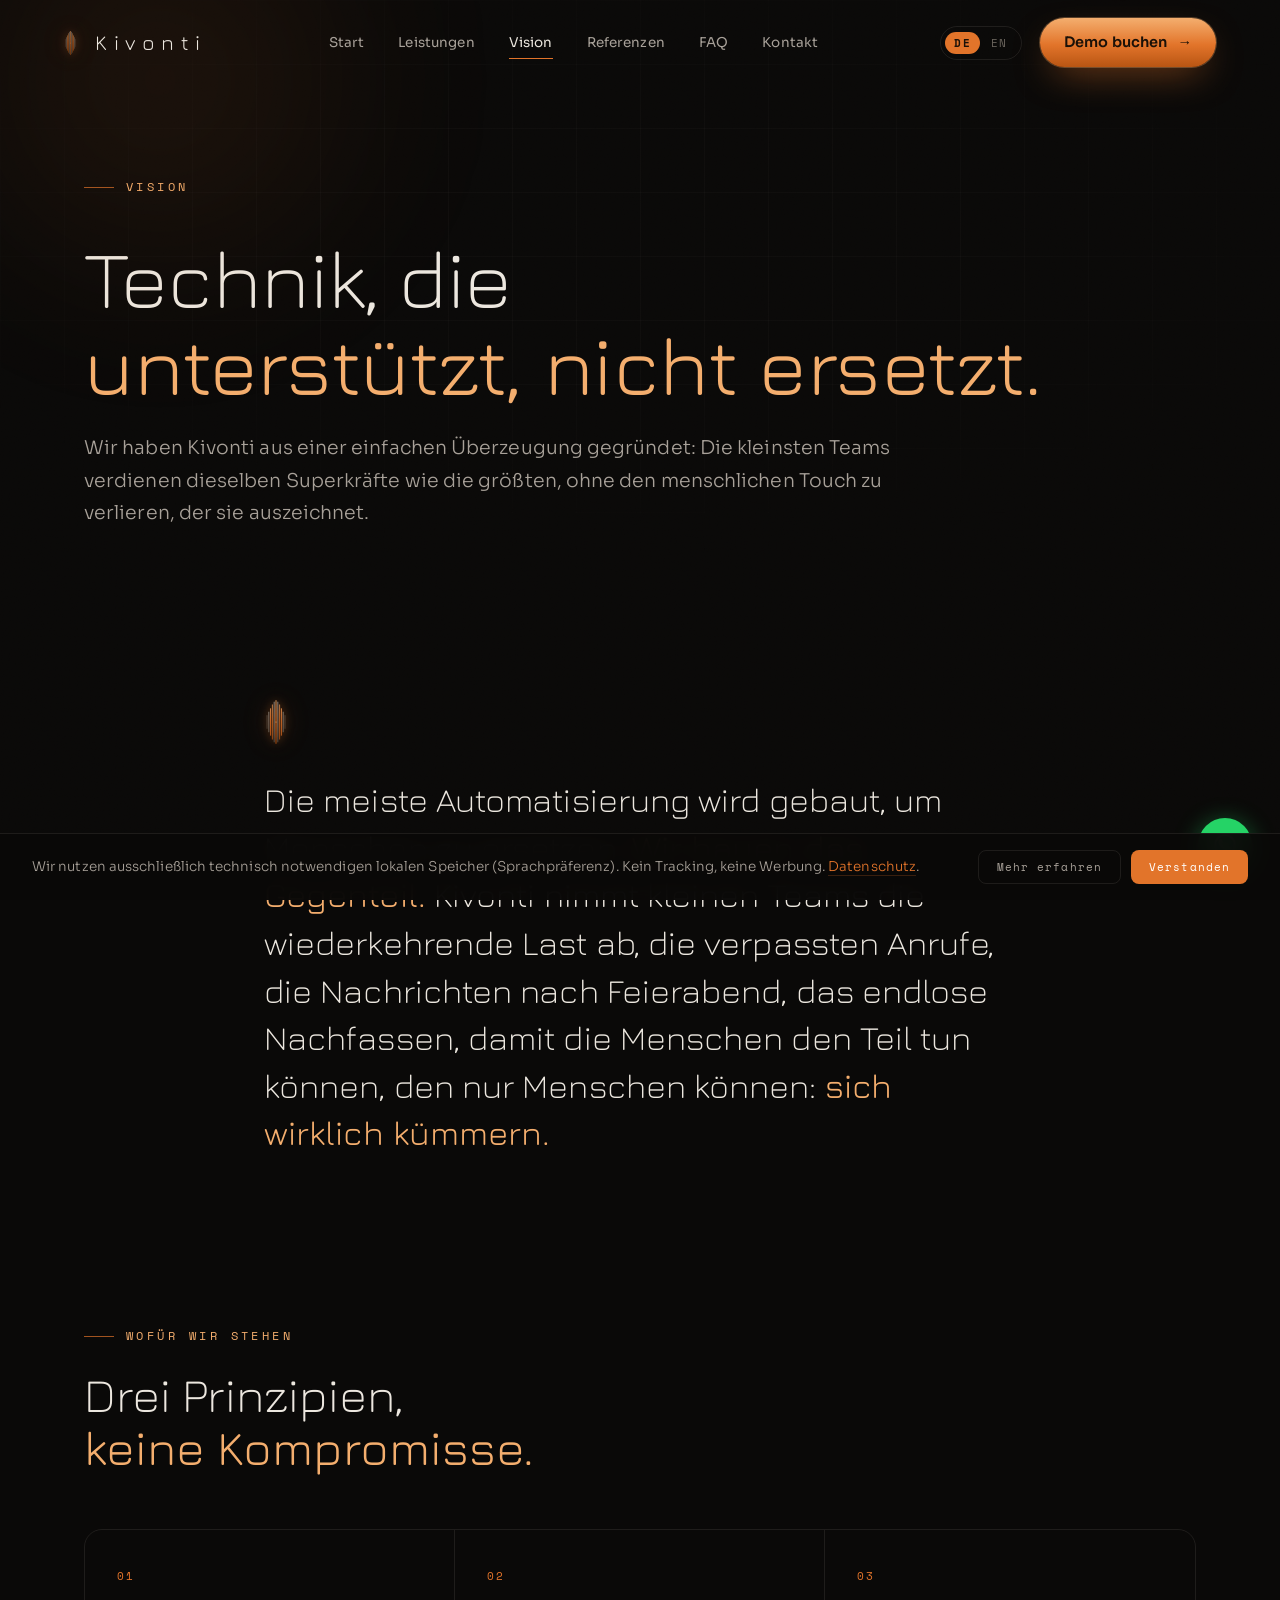
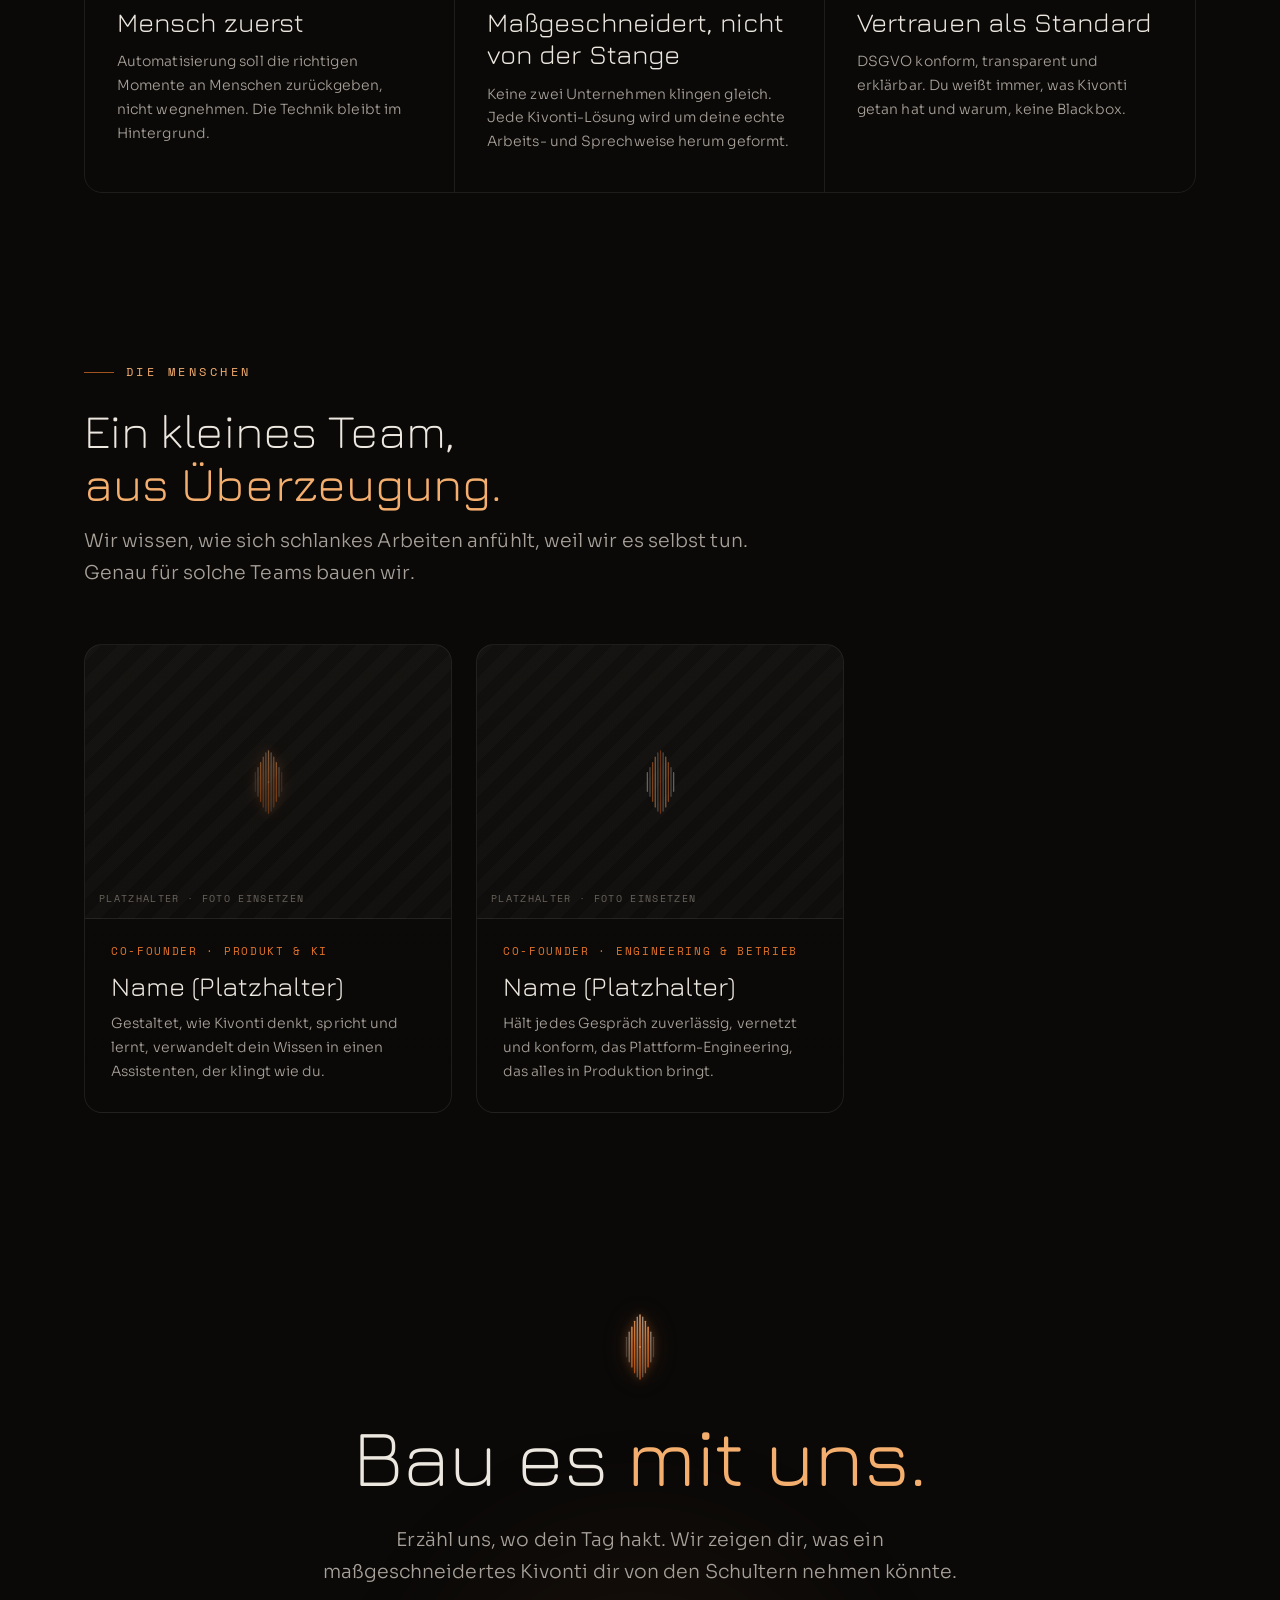
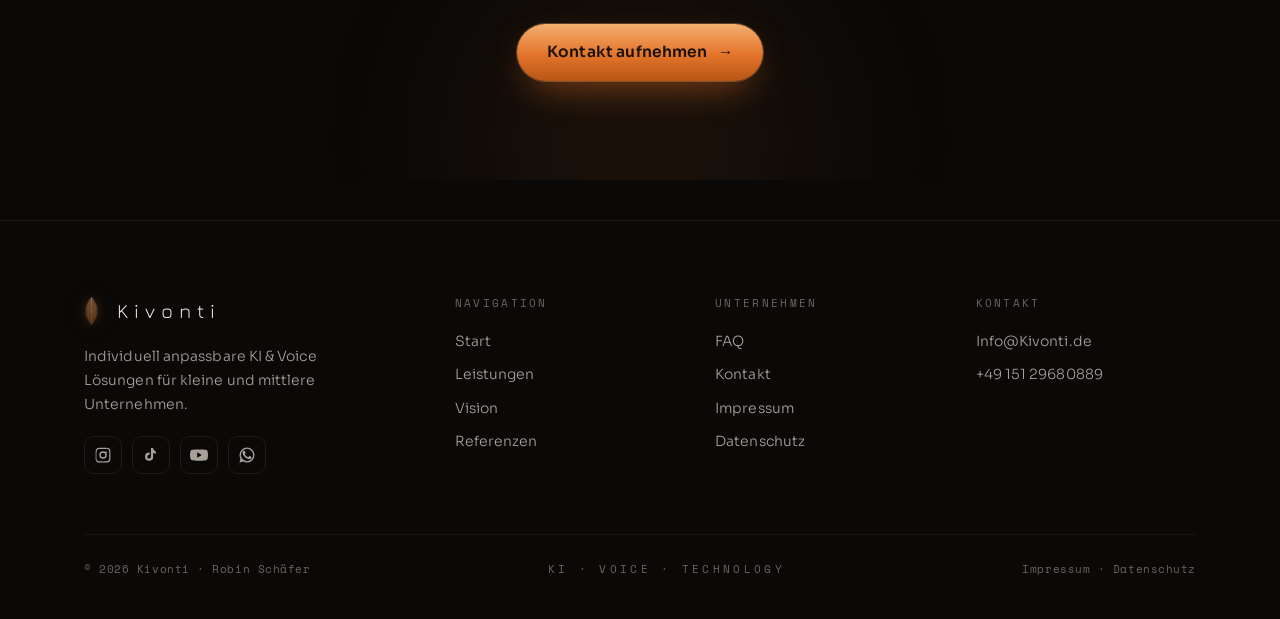
<file: vision.html>
<!DOCTYPE html>
<html lang="de">
<head>
<meta charset="UTF-8">
<meta name="viewport" content="width=device-width, initial-scale=1.0">
<title>Vision, Kivonti · Technik, die unterstützt statt ersetzt</title>
<meta name="description" content="Die Vision hinter Kivonti: KI und Voice Technologie, die kleinen Unternehmen Zeit zurückgibt und den Menschen in den Mittelpunkt stellt. Lerne das Team kennen.">
<link rel="canonical" href="https://www.kivonti.de/vision.html">
<meta property="og:title" content="Vision, Kivonti">
<meta property="og:description" content="Technik, die unterstützt statt ersetzt. Die Vision und das Team hinter Kivonti.">
<link rel="preconnect" href="https://fonts.googleapis.com">
<link rel="preconnect" href="https://fonts.gstatic.com" crossorigin>
<link href="https://fonts.googleapis.com/css2?family=Jura:wght@300;400;500;600&family=Sora:wght@200;300;400;500;600&family=Space+Mono:wght@400;700&display=swap" rel="stylesheet">
<link rel="stylesheet" href="assets/kivonti.css">
<link rel="stylesheet" href="assets/pages.css">
</head>
<body data-page="vision">
<div class="grain"></div>
<div class="spotlight"></div>
<div id="nav-mount"></div>

<main>
<header class="page-hero">
  <div class="aura aura-orange" style="width:560px;height:560px;top:-200px;left:-120px;opacity:.38"></div>
  <div class="gridlines"></div>
  <div class="wrap">
    <div class="kicker reveal" data-en="Vision">Vision</div>
    <h1 class="h-display reveal" data-d="1" data-en="Technology that<br><b>supports, never replaces.</b>">Technik, die<br><b>unterstützt, nicht ersetzt.</b></h1>
    <p class="lead reveal" data-d="2" data-en="We started Kivonti on a simple belief: the smallest teams deserve the same superpowers as the biggest ones, without losing the human touch that makes them worth choosing.">Wir haben Kivonti aus einer einfachen Überzeugung gegründet: Die kleinsten Teams verdienen dieselben Superkräfte wie die größten, ohne den menschlichen Touch zu verlieren, der sie auszeichnet.</p>
  </div>
</header>
<!-- MANIFESTO -->
<section class="section">
  <div class="wrap manifesto reveal">
    <div class="mark-line"><span data-mark="48" data-glow="1"></span></div>
    <p data-en="Most automation is built to remove people. <b>We build the opposite.</b> Kivonti takes the repetitive weight off small teams, the missed calls, the after-hours messages, the endless follow-ups, so the humans can do the part only humans can: <b>actually care.</b>">Die meiste Automatisierung wird gebaut, um Menschen zu ersetzen. <b>Wir bauen das Gegenteil.</b> Kivonti nimmt kleinen Teams die wiederkehrende Last ab, die verpassten Anrufe, die Nachrichten nach Feierabend, das endlose Nachfassen, damit die Menschen den Teil tun können, den nur Menschen können: <b>sich wirklich kümmern.</b></p>
  </div>
</section>

<!-- VALUES -->
<section class="section tight">
  <div class="wrap">
    <div class="sec-head reveal">
      <div class="kicker" data-en="What we stand for">Wofür wir stehen</div>
      <h2 class="h2" data-en="Three principles, <b>no compromises.</b>">Drei Prinzipien, <b>keine Kompromisse.</b></h2>
    </div>
    <div class="values reveal">
      <div class="value">
        <div class="vn">01</div>
        <h3 class="h3" data-en="Human first">Mensch zuerst</h3>
        <p data-en="Automation should hand the right moments back to people, not take them away. The technology stays in the background.">Automatisierung soll die richtigen Momente an Menschen zurückgeben, nicht wegnehmen. Die Technik bleibt im Hintergrund.</p>
      </div>
      <div class="value">
        <div class="vn">02</div>
        <h3 class="h3" data-en="Tailored, not templated">Maßgeschneidert, nicht von der Stange</h3>
        <p data-en="No two businesses sound alike. Every Kivonti solution is shaped around how you actually work and speak.">Keine zwei Unternehmen klingen gleich. Jede Kivonti-Lösung wird um deine echte Arbeits- und Sprechweise herum geformt.</p>
      </div>
      <div class="value">
        <div class="vn">03</div>
        <h3 class="h3" data-en="Trust as default">Vertrauen als Standard</h3>
        <p data-en="GDPR compliant, transparent and explainable. You always know what Kivonti did and why, no black boxes.">DSGVO konform, transparent und erklärbar. Du weißt immer, was Kivonti getan hat und warum, keine Blackbox.</p>
      </div>
    </div>
  </div>
</section>

<!-- TEAM -->
<section class="section">
  <div class="wrap">
    <div class="sec-head reveal">
      <div class="kicker" data-en="The people">Die Menschen</div>
      <h2 class="h2" data-en="A small team, <b>on purpose.</b>">Ein kleines Team, <b>aus Überzeugung.</b></h2>
      <p class="lead" style="margin-top:14px" data-en="We know what running lean feels like, because we do too. That's exactly who we build for.">Wir wissen, wie sich schlankes Arbeiten anfühlt, weil wir es selbst tun. Genau für solche Teams bauen wir.</p>
    </div>
    <div class="team-grid reveal">
      <article class="member">
        <div class="member-photo">
          <span class="ph-mark" data-mark="70" data-glow="1"></span>
          <span class="ph-label" data-en="Photo placeholder · replace">Platzhalter · Foto einsetzen</span>
        </div>
        <div class="member-body">
          <div class="role" data-en="Co-Founder · Product &amp; AI">Co-Founder · Produkt &amp; KI</div>
          <h3 class="h3" data-en="Name placeholder">Name (Platzhalter)</h3>
          <p data-en="Shapes how Kivonti thinks, speaks and learns, turning your knowledge into an assistant that sounds like you.">Gestaltet, wie Kivonti denkt, spricht und lernt, verwandelt dein Wissen in einen Assistenten, der klingt wie du.</p>
        </div>
      </article>
      <article class="member">
        <div class="member-photo">
          <span class="ph-mark" data-mark="70" data-variant="brandlight"></span>
          <span class="ph-label" data-en="Photo placeholder · replace">Platzhalter · Foto einsetzen</span>
        </div>
        <div class="member-body">
          <div class="role" data-en="Co-Founder · Engineering &amp; Ops">Co-Founder · Engineering &amp; Betrieb</div>
          <h3 class="h3" data-en="Name placeholder">Name (Platzhalter)</h3>
          <p data-en="Keeps every conversation reliable, connected and compliant, the platform engineering that makes it all run in production.">Hält jedes Gespräch zuverlässig, vernetzt und konform, das Plattform-Engineering, das alles in Produktion bringt.</p>
        </div>
      </article>
    </div>
  </div>
</section>

<!-- CTA -->
<section class="section cta-sec">
  <div class="aura aura-orange" style="width:520px;height:520px;bottom:-220px;left:50%;transform:translateX(-50%);opacity:.4"></div>
  <div class="wrap cta-inner reveal">
    <div class="cta-mark"><span data-mark="72" data-glow="1" data-animate="1"></span></div>
    <h2 class="h-display" data-en="Build it <b>with us.</b>">Bau es <b>mit uns.</b></h2>
    <p class="lead" style="margin:0 auto" data-en="Tell us where your day gets stuck. We'll show you what a tailored Kivonti could take off your shoulders.">Erzähl uns, wo dein Tag hakt. Wir zeigen dir, was ein maßgeschneidertes Kivonti dir von den Schultern nehmen könnte.</p>
    <div class="hero-cta" style="justify-content:center">
      <a href="kontakt.html" class="btn btn-primary btn-lg" data-magnetic="0.3" data-en='Get in touch <span class="ico">&#8594;</span>'>Kontakt aufnehmen <span class="ico">&#8594;</span></a>
    </div>
  </div>
</section>
</main>

<div id="foot-mount"></div>
<script src="assets/partials.js"></script>
<script src="assets/marks.js"></script>
<script src="assets/site.js"></script>
</body>
</html>
</file>
<file: assets/kivonti.css>
/* ============================================================
   KIVONTI — Design System
   Brand DNA: the vertical "signal column" — voice as light.
   Stage: void black · burnt-orange signal · steel grays.
   ============================================================ */

/* ---------- tokens ---------- */
:root{
  --void:#0A0908;
  --void-2:#0C0B09;
  --panel:#100E0C;
  --panel-2:#16130F;
  --signal:#E2742A;
  --signal-d:#B85513;
  --glow:#F4AE6E;
  --ink:#ECE7DF;
  --ink-2:#A8A199;
  --ink-3:#6A645C;
  --mute:#4A453F;
  --line:rgba(236,231,223,.09);
  --line-2:rgba(236,231,223,.05);
  --line-warm:rgba(226,116,42,.22);

  --bone:#F4F0E9;
  --bone-2:#E7E1D6;
  --bone-ink:#1A1714;
  --bone-ink-2:#5A534A;
  --bone-line:rgba(26,23,20,.10);

  --f-display:'Jura',sans-serif;
  --f-body:'Sora',sans-serif;
  --f-mono:'Space Mono',monospace;

  --maxw:1240px;
  --gutter:clamp(22px,5vw,64px);
  --radius:18px;
  --radius-s:12px;

  --ease:cubic-bezier(.22,.61,.36,1);
  --ease-out:cubic-bezier(.16,1,.3,1);
}

*{margin:0;padding:0;box-sizing:border-box;}
html{scroll-behavior:smooth;-webkit-text-size-adjust:100%;}
body{
  background:var(--void);
  color:var(--ink);
  font-family:var(--f-body);
  font-weight:300;
  line-height:1.6;
  letter-spacing:.005em;
  overflow-x:hidden;
  -webkit-font-smoothing:antialiased;
  text-rendering:optimizeLegibility;
  hyphens:none;
  -webkit-hyphens:none;
  word-break:normal;
}
::selection{background:rgba(226,116,42,.28);color:#fff;}
img{max-width:100%;display:block;}
a{color:inherit;text-decoration:none;}
button{font-family:inherit;cursor:pointer;border:none;background:none;color:inherit;}
:focus-visible{outline:2px solid var(--signal);outline-offset:3px;border-radius:4px;}

/* ---------- ambient texture ---------- */
.grain{
  position:fixed;inset:0;z-index:1;pointer-events:none;opacity:.05;mix-blend-mode:overlay;
  background-image:url("data:image/svg+xml,%3Csvg xmlns='http://www.w3.org/2000/svg' width='160' height='160'%3E%3Cfilter id='n'%3E%3CfeTurbulence type='fractalNoise' baseFrequency='.85' numOctaves='2'/%3E%3C/filter%3E%3Crect width='100%25' height='100%25' filter='url(%23n)'/%3E%3C/svg%3E");
}

/* ---------- layout ---------- */
.wrap{max-width:var(--maxw);margin:0 auto;padding-left:var(--gutter);padding-right:var(--gutter);}
.section{position:relative;padding:clamp(80px,11vh,150px) 0;}
.section.tight{padding:clamp(54px,7vh,90px) 0;}
main{position:relative;z-index:2;}

/* ---------- nav ---------- */
.nav{
  position:fixed;top:0;left:0;right:0;z-index:60;
  display:flex;align-items:center;justify-content:space-between;
  padding:18px var(--gutter);
  transition:background .4s var(--ease),border-color .4s,padding .4s,top .38s var(--ease);
  border-bottom:1px solid transparent;
}
.nav.nav-hidden{top:-100px;}
.nav.scrolled{
  background:rgba(10,9,8,.72);backdrop-filter:blur(16px) saturate(140%);
  -webkit-backdrop-filter:blur(16px) saturate(140%);
  border-bottom:1px solid var(--line);padding-top:13px;padding-bottom:13px;
}
.nav .brand{display:flex;align-items:center;gap:12px;z-index:2;}
.nav .brand .wm{
  font-family:var(--f-display);font-weight:400;font-size:21px;
  letter-spacing:.30em;padding-left:.30em;color:var(--ink);
}
.nav-links{display:flex;align-items:center;gap:34px;}
.nav-links a{
  font-size:13.5px;font-weight:400;color:var(--ink-2);letter-spacing:.01em;
  position:relative;transition:color .3s;padding:6px 0;
}
.nav-links a::after{
  content:"";position:absolute;left:0;bottom:0;width:0;height:1px;
  background:var(--signal);transition:width .35s var(--ease);
}
.nav-links a:hover,.nav-links a.active{color:var(--ink);}
.nav-links a:hover::after,.nav-links a.active::after{width:100%;}
.nav-right{display:flex;align-items:center;gap:18px;z-index:2;}

.lang{
  display:flex;align-items:center;gap:2px;font-family:var(--f-mono);font-size:11px;
  letter-spacing:.12em;border:1px solid var(--line);border-radius:999px;padding:5px 4px;
}
.lang button{
  padding:3px 9px;border-radius:999px;color:var(--ink-3);transition:.25s;font-family:inherit;font-size:11px;letter-spacing:.12em;
}
.lang button.on{background:var(--signal);color:#1A1108;font-weight:700;}

/* ---------- buttons ---------- */
.btn{
  display:inline-flex;align-items:center;gap:10px;
  font-family:var(--f-body);font-weight:500;font-size:14.5px;letter-spacing:.01em;
  padding:13px 24px;border-radius:999px;position:relative;
  transition:transform .25s var(--ease),background .3s,color .3s,box-shadow .3s;
  will-change:transform;white-space:nowrap;
}
.btn .ico{display:inline-flex;transition:transform .3s var(--ease);}
.btn:hover .ico{transform:translateX(3px);}
.btn-primary{
  background:linear-gradient(180deg,var(--glow),var(--signal) 55%,var(--signal-d));
  color:#1A1108;font-weight:600;
  box-shadow:0 0 0 1px rgba(244,174,110,.3),0 14px 38px -14px rgba(226,116,42,.7);
}
.btn-primary:hover{box-shadow:0 0 0 1px rgba(244,174,110,.5),0 20px 48px -12px rgba(226,116,42,.85);}
.btn-ghost{border:1px solid var(--line);color:var(--ink);background:rgba(236,231,223,.02);}
.btn-ghost:hover{border-color:var(--line-warm);background:rgba(226,116,42,.06);}
.btn-lg{padding:16px 30px;font-size:15.5px;}

/* ---------- kicker ---------- */
.kicker{
  display:inline-flex;align-items:center;gap:12px;
  font-family:var(--f-mono);font-size:11.5px;letter-spacing:.30em;text-transform:uppercase;
  color:var(--glow);margin-bottom:22px;
}
.kicker::before{content:"";width:30px;height:1px;background:var(--signal);opacity:.7;}
.kicker.center{justify-content:center;}
.kicker.center::before{display:none;}

/* ---------- headings ---------- */
.h-display{
  font-family:var(--f-display);font-weight:300;line-height:1.06;letter-spacing:-.005em;
  font-size:clamp(38px,6.4vw,82px);text-wrap:balance;
}
.h1{font-family:var(--f-display);font-weight:300;line-height:1.08;font-size:clamp(34px,5.2vw,64px);text-wrap:balance;}
.h2{font-family:var(--f-display);font-weight:300;line-height:1.12;font-size:clamp(28px,4vw,48px);text-wrap:balance;}
.h3{font-family:var(--f-display);font-weight:400;line-height:1.2;font-size:clamp(20px,2.4vw,27px);}
.h-display b,.h1 b,.h2 b{font-weight:400;color:var(--glow);}
.lead{font-size:clamp(16px,1.5vw,19px);line-height:1.7;color:var(--ink-2);font-weight:300;max-width:58ch;}

/* ---------- ambient glows ---------- */
.aura{position:absolute;border-radius:50%;filter:blur(80px);pointer-events:none;z-index:0;}
.aura-orange{background:radial-gradient(circle,rgba(226,116,42,.30),transparent 70%);}
.gridlines{
  position:absolute;inset:0;z-index:0;pointer-events:none;opacity:.5;
  background-image:linear-gradient(var(--line-2) 1px,transparent 1px),linear-gradient(90deg,var(--line-2) 1px,transparent 1px);
  background-size:64px 64px;
  -webkit-mask-image:radial-gradient(ellipse 80% 70% at 50% 40%,#000 30%,transparent 80%);
  mask-image:radial-gradient(ellipse 80% 70% at 50% 40%,#000 30%,transparent 80%);
}

/* ---------- reveal ---------- */
.reveal{opacity:0;transform:translateY(26px);transition:opacity .9s var(--ease-out),transform .9s var(--ease-out);}
.reveal.in{opacity:1;transform:none;}
.reveal[data-d="1"]{transition-delay:.08s;}
.reveal[data-d="2"]{transition-delay:.16s;}
.reveal[data-d="3"]{transition-delay:.24s;}
.reveal[data-d="4"]{transition-delay:.32s;}
.reveal[data-d="5"]{transition-delay:.4s;}
@media(prefers-reduced-motion:reduce){
  .reveal{opacity:1!important;transform:none!important;}
  *{animation-duration:.001ms!important;animation-iteration-count:1!important;}
  html{scroll-behavior:auto;}
}

/* ---------- cards ---------- */
.card{
  position:relative;border:1px solid var(--line);border-radius:var(--radius);
  background:linear-gradient(180deg,rgba(236,231,223,.025),rgba(236,231,223,0));
  padding:30px;overflow:hidden;transition:border-color .4s,transform .4s var(--ease),background .4s;
}
.card:hover{border-color:var(--line-warm);transform:translateY(-4px);}
.card .ic{margin-bottom:22px;display:flex;}
.card h3{margin-bottom:10px;}
.card p{color:var(--ink-2);font-size:14.5px;line-height:1.7;}
.card-spot{position:absolute;inset:0;opacity:0;transition:opacity .4s;pointer-events:none;
  background:radial-gradient(380px circle at var(--mx,50%) var(--my,50%),rgba(226,116,42,.10),transparent 65%);}
.card:hover .card-spot{opacity:1;}

/* ---------- footer ---------- */
.foot{position:relative;z-index:2;border-top:1px solid var(--line);padding:74px 0 40px;margin-top:40px;}
.foot-grid{display:grid;grid-template-columns:1.5fr 1fr 1fr 1fr;gap:40px;}
.foot .brand{display:flex;align-items:center;gap:12px;margin-bottom:18px;}
.foot .brand .wm{font-family:var(--f-display);font-weight:400;font-size:20px;letter-spacing:.30em;padding-left:.30em;}
.foot-col h4{font-family:var(--f-mono);font-size:10.5px;letter-spacing:.22em;text-transform:uppercase;color:var(--ink-3);margin-bottom:18px;font-weight:400;}
.foot-col a,.foot-col p{display:block;font-size:14px;color:var(--ink-2);margin-bottom:11px;transition:color .25s;}
.foot-col a:hover{color:var(--signal);}
.foot-tag{font-size:14px;color:var(--ink-2);max-width:30ch;line-height:1.7;}
.foot-social{display:flex;gap:10px;margin-top:20px;}
.foot-social a{display:flex;align-items:center;justify-content:center;width:38px;height:38px;border-radius:10px;
  border:1px solid var(--line);color:var(--ink-2);margin:0;transition:color .25s,border-color .25s,transform .25s,background .25s;}
.foot-social a:hover{color:var(--signal);border-color:var(--line-warm);background:rgba(226,116,42,.05);transform:translateY(-2px);}
.foot-bottom a{display:inline;margin:0;}
.foot-bottom{display:flex;justify-content:space-between;align-items:center;gap:20px;flex-wrap:wrap;
  margin-top:60px;padding-top:26px;border-top:1px solid var(--line-2);
  font-family:var(--f-mono);font-size:11px;letter-spacing:.05em;color:var(--ink-3);}
.foot-bottom .slog{letter-spacing:.30em;text-transform:uppercase;}

/* ---------- marquee ---------- */
.marquee{overflow:hidden;position:relative;
  -webkit-mask-image:linear-gradient(90deg,transparent,#000 12%,#000 88%,transparent);
  mask-image:linear-gradient(90deg,transparent,#000 12%,#000 88%,transparent);}
.marquee-row{display:flex;gap:64px;width:max-content;animation:scrollx 34s linear infinite;}
.marquee:hover .marquee-row{animation-play-state:paused;}
.marquee-item{display:flex;align-items:center;gap:14px;font-family:var(--f-display);font-weight:300;
  font-size:23px;letter-spacing:.04em;color:var(--ink-2);white-space:nowrap;opacity:.75;}
.marquee-item .dot{width:5px;height:5px;border-radius:50%;background:var(--signal);}
@keyframes scrollx{to{transform:translateX(-50%);}}

/* ---------- stat ---------- */
.stat .num{font-family:var(--f-display);font-weight:300;font-size:clamp(46px,6vw,76px);line-height:1;
  background:linear-gradient(180deg,var(--ink),var(--ink-2));-webkit-background-clip:text;background-clip:text;color:transparent;}
.stat .num .u{color:var(--signal);-webkit-text-fill-color:var(--signal);}
.stat .lbl{margin-top:14px;font-size:14px;color:var(--ink-2);line-height:1.55;}

/* ---------- chips ---------- */
.chips{display:flex;flex-wrap:wrap;gap:10px;}
.chip{font-family:var(--f-mono);font-size:11.5px;letter-spacing:.05em;padding:7px 14px;border-radius:999px;
  border:1px solid var(--line);color:var(--ink-2);transition:.3s;}
.chip:hover{border-color:var(--line-warm);color:var(--ink);}

/* ---------- motion overrides ---------- */
body.motion-electric .reveal{
  transition-duration:.22s!important;
  transition-delay:0s!important;
}
body.motion-electric .btn,
body.motion-electric .nav,
body.motion-electric .card,
body.motion-electric .how-step,
body.motion-electric .member,
body.motion-electric .uc,
body.motion-electric .voice-card{
  transition-duration:.12s!important;
}
body.motion-electric .marquee-row{
  animation-duration:12s!important;
}
body.motion-still .reveal{
  opacity:1!important;transform:none!important;transition:none!important;
}
body.motion-still *{
  transition-duration:.001ms!important;
  animation-duration:.001ms!important;
  animation-iteration-count:1!important;
}

/* ---------- cursor spotlight ---------- */
.spotlight{position:fixed;width:520px;height:520px;border-radius:50%;pointer-events:none;z-index:0;
  background:radial-gradient(circle,rgba(226,116,42,.06),transparent 60%);
  transform:translate(-50%,-50%);left:50%;top:50%;opacity:0;transition:opacity .6s;mix-blend-mode:screen;}

/* ---------- mobile nav ---------- */
.menu-btn{display:none;width:40px;height:40px;border:1px solid var(--line);border-radius:10px;align-items:center;justify-content:center;flex-direction:column;gap:4px;}
.menu-btn span{width:16px;height:1.5px;background:var(--ink);transition:.3s;}
.menu-btn.open span:nth-child(1){transform:translateY(5.5px) rotate(45deg);}
.menu-btn.open span:nth-child(2){opacity:0;}
.menu-btn.open span:nth-child(3){transform:translateY(-5.5px) rotate(-45deg);}

@media(max-width:920px){
  .nav-links{
    display:none;
    position:fixed;top:0;left:0;width:100vw;height:100dvh;
    flex-direction:column;justify-content:center;gap:30px;
    background:rgba(10,9,8,.97);backdrop-filter:blur(20px);-webkit-backdrop-filter:blur(20px);
    z-index:9999;
  }
  .nav-links.open{display:flex;animation:navMenuIn .32s var(--ease) both;}
  .nav-links a{font-size:22px;font-family:var(--f-display);}
  .menu-btn{display:flex;}
  .foot-grid{grid-template-columns:1fr 1fr;gap:34px;}
}
@media(max-width:560px){
  .foot-grid{grid-template-columns:1fr;}
}

@keyframes navMenuIn{from{opacity:0;}to{opacity:1;}}

[hidden]{display:none!important;}
</file>
<file: assets/pages.css>
/* ============================================================
   KIVONTI — Page-level styles (hero, demo, sections)
   ============================================================ */

/* ---------- hero ---------- */
.hero{position:relative;min-height:100svh;display:flex;align-items:center;
  padding:120px 0 80px;overflow:hidden;}
.hero-grid{display:grid;grid-template-columns:1.05fr .95fr;gap:64px;align-items:center;position:relative;z-index:2;}
.hero-copy .h-display{margin:18px 0 26px;}
.hero-cta{display:flex;gap:14px;flex-wrap:wrap;margin-top:34px;}
.hero-trust{display:flex;align-items:center;gap:12px;margin-top:30px;
  font-family:var(--f-mono);font-size:12px;letter-spacing:.04em;color:var(--ink-2);}
.dot-live{width:8px;height:8px;border-radius:50%;background:#3ED68A;position:relative;flex:none;}
.dot-live::after{content:"";position:absolute;inset:-5px;border-radius:50%;border:1px solid #3ED68A;opacity:.5;animation:ping 2s ease-out infinite;}
@keyframes ping{0%{transform:scale(.6);opacity:.7;}100%{transform:scale(1.8);opacity:0;}}

.scrollcue{position:absolute;bottom:26px;left:50%;transform:translateX(-50%);z-index:2;
  font-family:var(--f-mono);font-size:10px;letter-spacing:.32em;text-transform:uppercase;color:var(--ink-3);}
.scrollcue::after{content:"";display:block;width:1px;height:30px;margin:10px auto 0;
  background:linear-gradient(var(--signal),transparent);animation:cue 2.2s ease-in-out infinite;transform-origin:top;}
@keyframes cue{0%,100%{transform:scaleY(.4);opacity:.4;}50%{transform:scaleY(1);opacity:1;}}

/* ---------- hero demo ---------- */
.hero-demo{position:relative;display:flex;flex-direction:column;align-items:center;gap:24px;}
.orb-wrap{position:relative;width:min(280px,70%);}
.orb{width:100%;aspect-ratio:1;position:relative;}
.orb-status{position:absolute;bottom:-6px;left:50%;transform:translateX(-50%);white-space:nowrap;
  display:flex;align-items:center;gap:8px;font-family:var(--f-mono);font-size:10.5px;letter-spacing:.12em;
  color:var(--ink-2);background:rgba(10,9,8,.7);padding:5px 12px;border-radius:999px;border:1px solid var(--line);}
.orb-pulse{width:6px;height:6px;border-radius:50%;background:var(--signal);box-shadow:0 0 8px var(--signal);animation:opulse 1.6s ease-in-out infinite;}
@keyframes opulse{0%,100%{opacity:.4;}50%{opacity:1;}}

.phone{width:100%;max-width:380px;border:1px solid var(--line);border-radius:22px;overflow:hidden;
  background:linear-gradient(180deg,rgba(22,19,15,.9),rgba(12,11,9,.95));
  box-shadow:0 40px 90px -40px rgba(0,0,0,.8),inset 0 1px 0 rgba(255,255,255,.04);backdrop-filter:blur(8px);}
.phone-head{display:flex;align-items:center;gap:12px;padding:16px 18px;border-bottom:1px solid var(--line);}
.phone-dot{width:34px;height:34px;border-radius:50%;flex:none;
  background:linear-gradient(150deg,var(--glow),var(--signal-d));box-shadow:0 0 14px rgba(226,116,42,.4);}
.phone-meta{display:flex;flex-direction:column;line-height:1.3;flex:1;}
.phone-meta strong{font-family:var(--f-display);font-weight:500;font-size:15px;letter-spacing:.06em;}
.phone-meta span{font-family:var(--f-mono);font-size:10px;color:var(--ink-3);letter-spacing:.05em;}
.phone-time{font-family:var(--f-mono);font-size:11px;color:var(--ink-3);}

.demo-log{height:300px;overflow:hidden;padding:18px;display:flex;flex-direction:column;gap:14px;}
.demo-msg{display:flex;flex-direction:column;gap:5px;max-width:88%;animation:msgin .4s var(--ease-out) both;}
@keyframes msgin{from{opacity:0;transform:translateY(8px);}to{opacity:1;transform:none;}}
.demo-msg.is-agent{align-self:flex-start;align-items:flex-start;}
.demo-msg.is-user{align-self:flex-end;align-items:flex-end;}
.demo-who{font-family:var(--f-mono);font-size:9.5px;letter-spacing:.16em;text-transform:uppercase;color:var(--ink-3);padding:0 4px;}
.demo-bubble{font-size:13.5px;line-height:1.55;padding:11px 15px;border-radius:14px;min-height:1.2em;}
.is-agent .demo-bubble{background:linear-gradient(180deg,rgba(226,116,42,.16),rgba(226,116,42,.08));
  border:1px solid var(--line-warm);border-bottom-left-radius:4px;color:var(--ink);}
.is-user .demo-bubble{background:rgba(236,231,223,.06);border:1px solid var(--line);border-bottom-right-radius:4px;color:var(--ink-2);}
.demo-bubble.typing::after{content:"▋";color:var(--signal);animation:blink 1s steps(2) infinite;margin-left:1px;}
@keyframes blink{50%{opacity:0;}}

/* ---------- section heads ---------- */
.sec-head{margin-bottom:54px;max-width:680px;}
.sec-head.center{margin-left:auto;margin-right:auto;text-align:center;}
.sec-foot{margin-top:46px;}
.two-col{display:grid;grid-template-columns:1fr 1fr;gap:54px;align-items:start;}

/* ---------- marquee section ---------- */
.marq-sec{padding-top:40px;}
.marq-label{text-align:center;font-family:var(--f-mono);font-size:11px;letter-spacing:.2em;
  text-transform:uppercase;color:var(--ink-3);margin-bottom:36px;}

/* ---------- stats ---------- */
.stats-sec{border-top:1px solid var(--line);border-bottom:1px solid var(--line);background:rgba(236,231,223,.012);}
.stats-grid{display:grid;grid-template-columns:repeat(4,1fr);gap:30px;}
.stats-grid .stat{padding:8px 0;}

/* ---------- cards grid ---------- */
.cards-grid{display:grid;grid-template-columns:repeat(2,1fr);gap:20px;}

/* ---------- how it works ---------- */
.how-grid{display:grid;grid-template-columns:.9fr 1.1fr;gap:60px;align-items:start;}
.how-sticky{position:sticky;top:120px;}
.how-sticky .h2{margin:16px 0 18px;}
.how-orb{width:200px;height:200px;margin-top:40px;opacity:.85;}
.how-steps{display:flex;flex-direction:column;gap:22px;}
.how-step{border:1px solid var(--line);border-radius:var(--radius);padding:30px;position:relative;
  background:linear-gradient(180deg,rgba(236,231,223,.02),transparent);transition:border-color .4s;}
.how-step:hover{border-color:var(--line-warm);}
.how-n{font-family:var(--f-mono);font-size:12px;letter-spacing:.2em;color:var(--signal);margin-bottom:14px;}
.how-step h3{margin-bottom:10px;}
.how-step p{color:var(--ink-2);font-size:14.5px;line-height:1.7;}

/* ---------- dsgvo strip ---------- */
.dsgvo{display:grid;grid-template-columns:auto 1fr;gap:40px;align-items:center;
  border:1px solid var(--line);border-radius:var(--radius);padding:40px;
  background:radial-gradient(120% 140% at 0% 0%,rgba(226,116,42,.06),transparent 60%);}
.dsgvo-mark{display:flex;justify-content:center;}

/* ---------- cta ---------- */
.cta-sec{position:relative;text-align:center;overflow:hidden;}
.cta-inner{position:relative;z-index:2;max-width:780px;margin:0 auto;display:flex;flex-direction:column;gap:24px;align-items:center;}
.cta-mark{margin-bottom:6px;}
.cta-inner .hero-cta{margin-top:12px;}

/* ---------- page hero ---------- */
.page-hero{position:relative;padding:170px 0 70px;overflow:hidden;}
.page-hero .h-display{margin:16px 0 24px;}
.page-hero .lead{max-width:62ch;}

/* ---------- service rows ---------- */
.svc{position:relative;display:grid;grid-template-columns:1fr 1fr;gap:60px;align-items:center;
  padding:60px 0;border-top:1px solid var(--line);}
.svc:nth-child(even) .svc-visual{order:-1;}
.svc-num{font-family:var(--f-mono);font-size:12px;letter-spacing:.24em;color:var(--signal);margin-bottom:18px;}
.svc h2{margin-bottom:18px;}
.svc-list{list-style:none;margin-top:24px;display:flex;flex-direction:column;gap:13px;}
.svc-list li{display:flex;gap:13px;align-items:flex-start;font-size:14.5px;color:var(--ink-2);line-height:1.6;}
.svc-list li::before{content:"";width:7px;height:7px;border-radius:2px;background:var(--signal);margin-top:7px;flex:none;
  box-shadow:0 0 8px rgba(226,116,42,.5);}
.svc-visual{position:relative;border:1px solid var(--line);border-radius:var(--radius);min-height:340px;overflow:hidden;
  background:radial-gradient(120% 120% at 50% 0%,rgba(22,19,15,.8),rgba(12,11,9,.95));
  display:flex;align-items:center;justify-content:center;padding:34px;}
.svc-visual .tag{position:absolute;top:16px;left:18px;font-family:var(--f-mono);font-size:10px;letter-spacing:.2em;
  text-transform:uppercase;color:var(--ink-3);}

/* mini chat demo inside visual */
.mini-chat{width:100%;max-width:330px;display:flex;flex-direction:column;gap:12px;}
.mini-row{display:flex;gap:9px;align-items:flex-end;animation:msgin .5s var(--ease-out) both;}
.mini-row.r{flex-direction:row-reverse;}
.mini-av{width:26px;height:26px;border-radius:50%;flex:none;background:linear-gradient(150deg,var(--glow),var(--signal-d));}
.mini-row.r .mini-av{background:rgba(236,231,223,.1);}
.mini-b{font-size:13px;line-height:1.5;padding:9px 13px;border-radius:13px;max-width:78%;}
.mini-row:not(.r) .mini-b{background:linear-gradient(180deg,rgba(226,116,42,.16),rgba(226,116,42,.07));border:1px solid var(--line-warm);border-bottom-left-radius:4px;}
.mini-row.r .mini-b{background:rgba(236,231,223,.06);border:1px solid var(--line);border-bottom-right-radius:4px;color:var(--ink-2);}

/* calendar visual */
.cal{width:100%;max-width:300px;border:1px solid var(--line);border-radius:14px;overflow:hidden;background:rgba(10,9,8,.5);}
.cal-head{padding:12px 16px;border-bottom:1px solid var(--line);font-family:var(--f-mono);font-size:11px;letter-spacing:.1em;color:var(--ink-2);display:flex;justify-content:space-between;}
.cal-grid{display:grid;grid-template-columns:repeat(4,1fr);gap:1px;background:var(--line);}
.cal-slot{background:var(--void);padding:14px 6px;text-align:center;font-family:var(--f-mono);font-size:11px;color:var(--ink-3);transition:.3s;}
.cal-slot.booked{background:linear-gradient(180deg,rgba(226,116,42,.2),rgba(226,116,42,.08));color:var(--glow);position:relative;}
.cal-slot.booked::after{content:"✓";display:block;font-size:13px;margin-top:3px;color:var(--signal);}
.cal-slot.pulse{animation:slotpulse 2.6s ease-in-out infinite;}
@keyframes slotpulse{0%,100%{box-shadow:inset 0 0 0 1px transparent;}50%{box-shadow:inset 0 0 0 1px var(--signal);}}

/* lead score visual */
.lead-card{width:100%;max-width:300px;display:flex;flex-direction:column;gap:14px;}
.lead-item{border:1px solid var(--line);border-radius:12px;padding:14px 16px;display:flex;align-items:center;gap:14px;background:rgba(236,231,223,.02);}
.lead-score{font-family:var(--f-display);font-size:24px;font-weight:400;width:46px;text-align:center;flex:none;}
.lead-score.hot{color:var(--signal);}
.lead-score.warm{color:var(--glow);}
.lead-score.cold{color:var(--ink-3);}
.lead-meta strong{display:block;font-size:13.5px;font-weight:500;}
.lead-meta span{font-family:var(--f-mono);font-size:10px;color:var(--ink-3);letter-spacing:.05em;}
.lead-bar{height:4px;border-radius:2px;background:rgba(236,231,223,.08);margin-top:7px;overflow:hidden;width:120px;}
.lead-bar i{display:block;height:100%;background:linear-gradient(90deg,var(--signal-d),var(--glow));border-radius:2px;}

@media(max-width:860px){
  .svc{grid-template-columns:1fr;gap:34px;padding:48px 0;}
  .svc:nth-child(even) .svc-visual{order:0;}
  .page-hero{padding:140px 0 50px;}
}

/* ---------- manifesto ---------- */
.manifesto{max-width:880px;}
.manifesto p{font-family:var(--f-display);font-weight:300;font-size:clamp(22px,3vw,34px);line-height:1.4;
  color:var(--ink);text-wrap:balance;}
.manifesto p b{color:var(--glow);font-weight:400;}
.manifesto .mark-line{display:flex;margin-bottom:30px;}

/* ---------- values ---------- */
.values{display:grid;grid-template-columns:repeat(3,1fr);gap:0;border:1px solid var(--line);border-radius:var(--radius);overflow:hidden;}
.value{padding:38px 32px;border-right:1px solid var(--line);position:relative;transition:background .4s;}
.value:last-child{border-right:none;}
.value:hover{background:rgba(226,116,42,.04);}
.value .vn{font-family:var(--f-mono);font-size:11px;letter-spacing:.2em;color:var(--signal);margin-bottom:20px;}
.value h3{margin-bottom:12px;}
.value p{color:var(--ink-2);font-size:14px;line-height:1.7;}

/* ---------- team ---------- */
.team-grid{display:grid;grid-template-columns:repeat(2,1fr);gap:24px;max-width:760px;}
.member{border:1px solid var(--line);border-radius:var(--radius);overflow:hidden;background:linear-gradient(180deg,rgba(236,231,223,.02),transparent);transition:border-color .4s,transform .4s;}
.member:hover{border-color:var(--line-warm);transform:translateY(-4px);}
.member-photo{aspect-ratio:4/3;position:relative;display:flex;align-items:center;justify-content:center;
  background:repeating-linear-gradient(135deg,rgba(236,231,223,.03) 0 12px,rgba(236,231,223,.015) 12px 24px);
  border-bottom:1px solid var(--line);overflow:hidden;}
.member-photo .ph-label{position:absolute;bottom:12px;left:14px;font-family:var(--f-mono);font-size:9.5px;
  letter-spacing:.14em;text-transform:uppercase;color:var(--ink-3);}
.member-photo .ph-mark{opacity:.5;}
.member-body{padding:24px 26px 28px;}
.member-body .role{font-family:var(--f-mono);font-size:10.5px;letter-spacing:.16em;text-transform:uppercase;color:var(--signal);margin-bottom:10px;}
.member-body h3{margin-bottom:10px;}
.member-body p{color:var(--ink-2);font-size:14px;line-height:1.7;}

@media(max-width:820px){
  .values{grid-template-columns:1fr;}
  .value{border-right:none;border-bottom:1px solid var(--line);}
  .value:last-child{border-bottom:none;}
}
@media(max-width:600px){
  .team-grid{grid-template-columns:1fr;}
}

/* ---------- big results ---------- */
.results{display:grid;grid-template-columns:repeat(3,1fr);gap:1px;background:var(--line);border:1px solid var(--line);border-radius:var(--radius);overflow:hidden;}
.result{background:var(--void);padding:46px 34px;position:relative;transition:background .4s;}
.result:hover{background:rgba(226,116,42,.04);}
.result .rnum{font-family:var(--f-display);font-weight:300;font-size:clamp(52px,7vw,88px);line-height:1;
  background:linear-gradient(180deg,var(--ink),var(--ink-2));-webkit-background-clip:text;background-clip:text;color:transparent;}
.result .rnum .u{color:var(--signal);-webkit-text-fill-color:var(--signal);}
.result .rlbl{margin-top:16px;font-size:14.5px;color:var(--ink-2);line-height:1.55;}

/* ---------- use cases ---------- */
.usecases{display:grid;grid-template-columns:repeat(3,1fr);gap:20px;}
.uc{border:1px solid var(--line);border-radius:var(--radius);padding:30px;position:relative;overflow:hidden;
  background:linear-gradient(180deg,rgba(236,231,223,.02),transparent);transition:border-color .4s,transform .4s;}
.uc:hover{border-color:var(--line-warm);transform:translateY(-4px);}
.uc-tag{font-family:var(--f-mono);font-size:10.5px;letter-spacing:.16em;text-transform:uppercase;color:var(--signal);margin-bottom:18px;}
.uc h3{margin-bottom:12px;}
.uc p{color:var(--ink-2);font-size:14px;line-height:1.7;margin-bottom:20px;}
.uc-metric{display:flex;align-items:baseline;gap:8px;padding-top:18px;border-top:1px solid var(--line);}
.uc-metric b{font-family:var(--f-display);font-weight:400;font-size:26px;color:var(--glow);}
.uc-metric span{font-size:12.5px;color:var(--ink-3);}

/* ---------- voices ---------- */
.voices{display:grid;grid-template-columns:repeat(2,1fr);gap:20px;}
.voice-card{border:1px solid var(--line);border-radius:var(--radius);padding:32px;position:relative;
  background:linear-gradient(180deg,rgba(236,231,223,.022),transparent);transition:border-color .4s;}
.voice-card:hover{border-color:var(--line-warm);}
.voice-card .quote{font-family:var(--f-display);font-weight:300;font-size:clamp(18px,2.1vw,23px);line-height:1.5;color:var(--ink);margin-bottom:24px;text-wrap:pretty;}
.voice-card .quote::before{content:"\201C";color:var(--signal);font-size:30px;margin-right:2px;}
.voice-by{display:flex;align-items:center;gap:14px;}
.voice-av{width:42px;height:42px;border-radius:50%;flex:none;display:flex;align-items:center;justify-content:center;
  background:repeating-linear-gradient(135deg,rgba(236,231,223,.05) 0 6px,rgba(236,231,223,.02) 6px 12px);border:1px solid var(--line);
  font-family:var(--f-display);font-size:16px;color:var(--ink-2);}
.voice-meta strong{display:block;font-size:14px;font-weight:500;}
.voice-meta span{font-family:var(--f-mono);font-size:10.5px;color:var(--ink-3);letter-spacing:.05em;}

@media(max-width:860px){
  .results{grid-template-columns:1fr;}
  .usecases{grid-template-columns:1fr;}
  .voices{grid-template-columns:1fr;}
}

/* ---------- faq accordion ---------- */
.faq-list{max-width:820px;margin:0 auto;border-top:1px solid var(--line);}
.faq-item{border-bottom:1px solid var(--line);}
.faq-head{width:100%;display:flex;align-items:center;justify-content:space-between;gap:24px;
  padding:28px 6px;text-align:left;transition:color .3s;}
.faq-head:hover{color:var(--glow);}
.faq-q{font-family:var(--f-display);font-weight:400;font-size:clamp(17px,2vw,21px);line-height:1.35;}
.faq-icon{width:26px;height:26px;flex:none;position:relative;}
.faq-icon::before,.faq-icon::after{content:"";position:absolute;background:var(--signal);border-radius:2px;transition:transform .35s var(--ease);}
.faq-icon::before{top:50%;left:3px;right:3px;height:2px;transform:translateY(-50%);}
.faq-icon::after{left:50%;top:3px;bottom:3px;width:2px;transform:translateX(-50%);}
.faq-item.open .faq-icon::after{transform:translateX(-50%) scaleY(0);}
.faq-body{max-height:0;overflow:hidden;transition:max-height .45s var(--ease);}
.faq-body-inner{padding:0 6px 30px;color:var(--ink-2);font-size:15px;line-height:1.75;max-width:64ch;}

/* ---------- contact / form ---------- */
.contact-grid{display:grid;grid-template-columns:1fr 1fr;gap:56px;align-items:start;}
.contact-info .lead{margin-bottom:34px;}
.contact-rows{display:flex;flex-direction:column;gap:2px;border-top:1px solid var(--line);}
.contact-row{display:flex;align-items:center;gap:18px;padding:22px 4px;border-bottom:1px solid var(--line);transition:padding-left .3s;}
.contact-row:hover{padding-left:12px;}
.contact-row .cr-mark{flex:none;opacity:.8;}
.contact-row .cr-label{font-family:var(--f-mono);font-size:10px;letter-spacing:.16em;text-transform:uppercase;color:var(--ink-3);margin-bottom:5px;}
.contact-row .cr-value{font-size:16px;color:var(--ink);font-family:var(--f-display);letter-spacing:.02em;}
.contact-row a.cr-value:hover{color:var(--signal);}

.form{border:1px solid var(--line);border-radius:var(--radius);padding:36px;
  background:linear-gradient(180deg,rgba(236,231,223,.025),transparent);position:relative;overflow:hidden;}
.form-aura{position:absolute;top:-80px;right:-80px;width:240px;height:240px;border-radius:50%;
  background:radial-gradient(circle,rgba(226,116,42,.14),transparent 70%);pointer-events:none;}
.field{margin-bottom:20px;position:relative;z-index:2;}
.field label{display:block;font-family:var(--f-mono);font-size:10.5px;letter-spacing:.14em;text-transform:uppercase;color:var(--ink-3);margin-bottom:9px;}
.field input,.field textarea,.field select{width:100%;background:rgba(10,9,8,.5);border:1px solid var(--line);border-radius:10px;
  padding:13px 15px;color:var(--ink);font-family:var(--f-body);font-size:15px;font-weight:300;transition:border-color .3s,background .3s;}
.field input:focus,.field textarea:focus,.field select:focus{outline:none;border-color:var(--signal);background:rgba(226,116,42,.04);}
.field input.err,.field textarea.err,.field select.err{border-color:#B85513;background:rgba(184,85,19,.06);}
.field textarea{min-height:120px;resize:vertical;}
.field input::placeholder,.field textarea::placeholder{color:var(--mute);}
.form-row{display:grid;grid-template-columns:1fr 1fr;gap:16px;}
.form .btn{width:100%;justify-content:center;margin-top:8px;}
.form-note{margin-top:16px;font-family:var(--f-mono);font-size:10.5px;letter-spacing:.04em;color:var(--ink-3);text-align:center;line-height:1.6;}
.form-success{display:none;text-align:center;padding:30px 10px;}
.form-success.show{display:block;animation:msgin .5s var(--ease-out);}
.form-success .fs-mark{display:flex;justify-content:center;margin-bottom:20px;}
.form-success h3{margin-bottom:10px;}
.form-success p{color:var(--ink-2);font-size:14.5px;}

@media(max-width:860px){
  .contact-grid{grid-template-columns:1fr;gap:40px;}
}
@media(max-width:520px){
  .form-row{grid-template-columns:1fr;}
  .form{padding:26px;}
}

/* ---------- legal pages ---------- */
.legal{max-width:760px;margin:0 auto;}
.legal h2{font-family:var(--f-display);font-weight:500;font-size:clamp(20px,2.4vw,26px);margin:48px 0 16px;letter-spacing:.01em;}
.legal h2:first-child{margin-top:0;}
.legal h3{font-family:var(--f-display);font-weight:500;font-size:17px;margin:28px 0 10px;color:var(--ink);}
.legal p,.legal li{font-size:15px;line-height:1.8;color:var(--ink-2);margin-bottom:14px;}
.legal strong{color:var(--ink);font-weight:500;}
.legal a{color:var(--signal);text-decoration:none;border-bottom:1px solid var(--line-warm);}
.legal a:hover{color:var(--glow);}
.legal ul{list-style:none;padding-left:0;margin-bottom:14px;}
.legal ul li{position:relative;padding-left:22px;}
.legal ul li::before{content:"";position:absolute;left:0;top:11px;width:6px;height:6px;border-radius:2px;background:var(--signal);box-shadow:0 0 7px rgba(226,116,42,.5);}
.legal .addr{font-family:var(--f-display);font-size:16px;line-height:1.8;color:var(--ink);letter-spacing:.01em;}
.legal-card{border:1px solid var(--line);border-radius:var(--radius);padding:30px 34px;margin:22px 0;
  background:linear-gradient(180deg,rgba(236,231,223,.02),transparent);}
.legal-note{font-family:var(--f-mono);font-size:11px;letter-spacing:.04em;color:var(--ink-3);line-height:1.7;
  border-left:2px solid var(--line-warm);padding:14px 0 14px 18px;margin:26px 0;}
.legal .meta{font-family:var(--f-mono);font-size:11px;letter-spacing:.08em;color:var(--ink-3);text-transform:uppercase;margin-bottom:40px;}

/* ---------- whatsapp float ---------- */
.wa-float{position:fixed;bottom:28px;right:28px;z-index:9000;
  width:54px;height:54px;border-radius:50%;background:#25D366;
  display:flex;align-items:center;justify-content:center;
  box-shadow:0 4px 24px rgba(37,211,102,.45);transition:transform .25s var(--ease),box-shadow .25s;}
.wa-float:hover{transform:scale(1.1);box-shadow:0 6px 32px rgba(37,211,102,.6);}
.wa-float svg{width:26px;height:26px;fill:#fff;}
.wa-float .wa-tip{position:absolute;right:62px;white-space:nowrap;
  background:rgba(10,9,8,.92);border:1px solid var(--line);border-radius:8px;
  padding:6px 14px;font-family:var(--f-mono);font-size:11px;letter-spacing:.06em;color:var(--ink-2);
  opacity:0;transform:translateX(6px);transition:opacity .2s,transform .2s;pointer-events:none;}
.wa-float:hover .wa-tip{opacity:1;transform:translateX(0);}

/* ---------- cookie notice ---------- */
.cookie-bar{position:fixed;bottom:0;left:0;right:0;z-index:9999;
  display:flex;align-items:center;gap:20px;flex-wrap:wrap;
  padding:16px 32px;background:rgba(10,9,8,.96);border-top:1px solid var(--line);
  backdrop-filter:blur(12px);transform:translateY(100%);
  transition:transform .5s var(--ease);}
.cookie-bar.show{transform:translateY(0);}
.cookie-bar p{font-size:13.5px;color:var(--ink-2);line-height:1.6;flex:1;min-width:220px;margin:0;}
.cookie-bar p a{color:var(--signal);text-decoration:none;border-bottom:1px solid var(--line-warm);}
.cookie-bar p a:hover{color:var(--glow);}
.cookie-bar-btns{display:flex;gap:10px;flex:none;}
.cookie-bar .btn-xs{font-family:var(--f-mono);font-size:11px;letter-spacing:.1em;
  padding:8px 18px;border-radius:8px;cursor:pointer;transition:all .25s;}
.cookie-bar .btn-xs.accept{background:var(--signal);color:#fff;border:none;}
.cookie-bar .btn-xs.accept:hover{background:var(--glow);}
.cookie-bar .btn-xs.info{background:transparent;color:var(--ink-2);border:1px solid var(--line);}
.cookie-bar .btn-xs.info:hover{border-color:var(--line-warm);color:var(--ink);}

/* ---------- responsive ---------- */
@media(max-width:1140px){
  .nav-links{gap:24px;}
  .nav-cta{display:none;}
}
@media(max-width:960px){
  .hero-grid{grid-template-columns:1fr;gap:40px;}
  .hero-copy{order:1;}
  .hero-demo{order:2;width:100%;max-width:480px;margin:0 auto;}
  .hero{min-height:auto;padding:110px 0 60px;}
  .how-grid{grid-template-columns:1fr;gap:36px;}
  .how-sticky{position:static;}
  .how-orb{display:none;}
  .two-col{grid-template-columns:1fr;gap:24px;}
  .stats-grid{grid-template-columns:repeat(2,1fr);gap:36px 24px;}
  .cards-grid{grid-template-columns:1fr;}
  .svc{grid-template-columns:1fr;gap:28px;padding:40px 0;}
  .svc:nth-child(even) .svc-visual{order:0;}
  .svc-copy{order:1;}
  .svc-visual{order:2;min-height:260px;}
  .team-grid{grid-template-columns:1fr;max-width:480px;}
  .results{grid-template-columns:1fr;}
  .usecases{grid-template-columns:1fr;}
  .voices{grid-template-columns:1fr;}
  .values{grid-template-columns:1fr;}
  .contact-grid{grid-template-columns:1fr;gap:36px;}
  .page-hero{padding:110px 0 40px;}
  .page-hero .lead{max-width:100%;}
  .cta-inner .h-display{font-size:clamp(28px,5vw,48px);}
}
@media(max-width:640px){
  .stats-grid{grid-template-columns:repeat(2,1fr);gap:24px 16px;}
  .stat .num{font-size:clamp(38px,10vw,56px);}
  .hero-trust{flex-wrap:wrap;font-size:11px;}
  .hero-cta{flex-direction:column;align-items:stretch;}
  .hero-cta .btn{justify-content:center;text-align:center;}
  .form{padding:22px 18px;}
  .form-row{grid-template-columns:1fr;}
  .dsgvo{grid-template-columns:1fr;gap:20px;padding:24px;}
  .dsgvo-mark{justify-content:flex-start;}
  .foot-grid{grid-template-columns:1fr;gap:28px;}
  .foot-bottom{flex-direction:column;align-items:flex-start;gap:10px;}
  .marquee-item{font-size:18px;}
  .legal{font-size:14px;}
  .legal h2{font-size:19px;}
  .phone{max-width:100%;}
  .orb-wrap{width:min(220px,60%);}
  .nav-cta{display:none;}
}
@media(max-width:400px){
  .stats-grid{grid-template-columns:1fr;}
  .h-display{font-size:clamp(30px,9vw,44px);}
}
</file>
